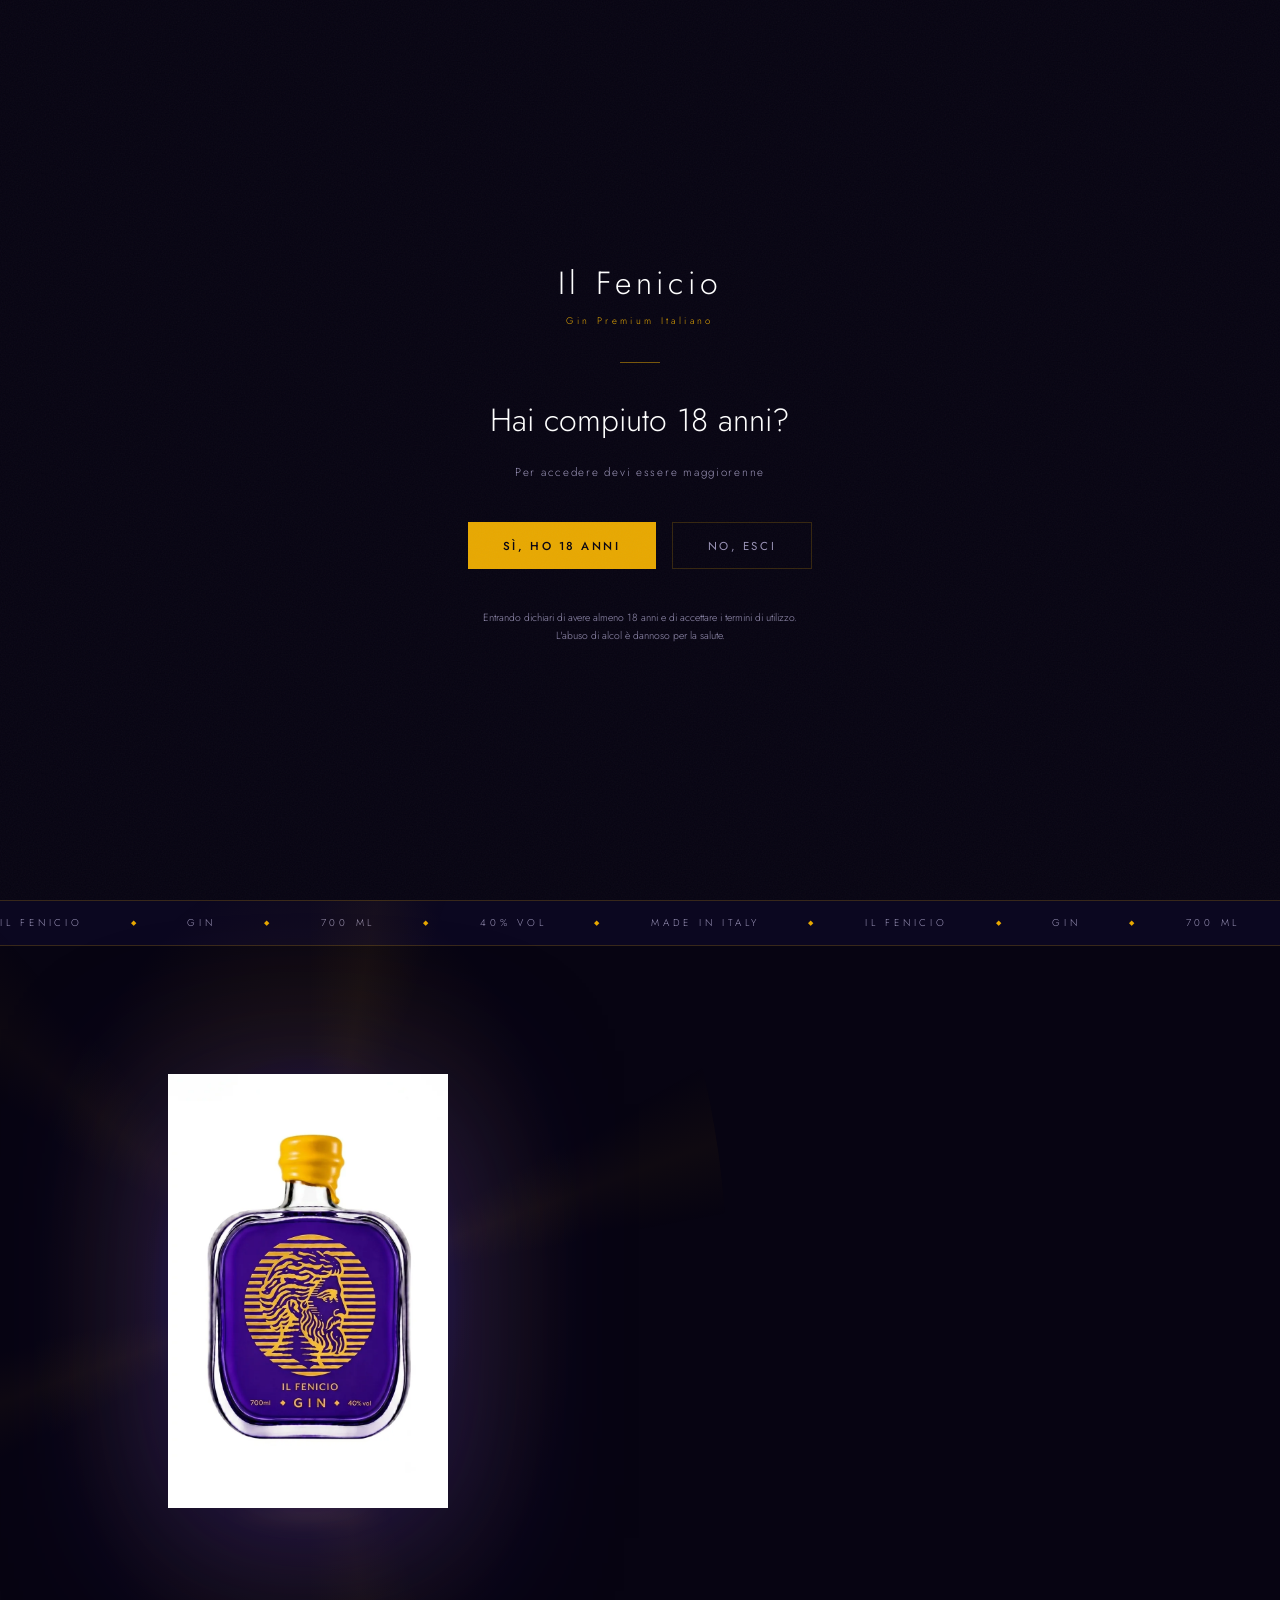
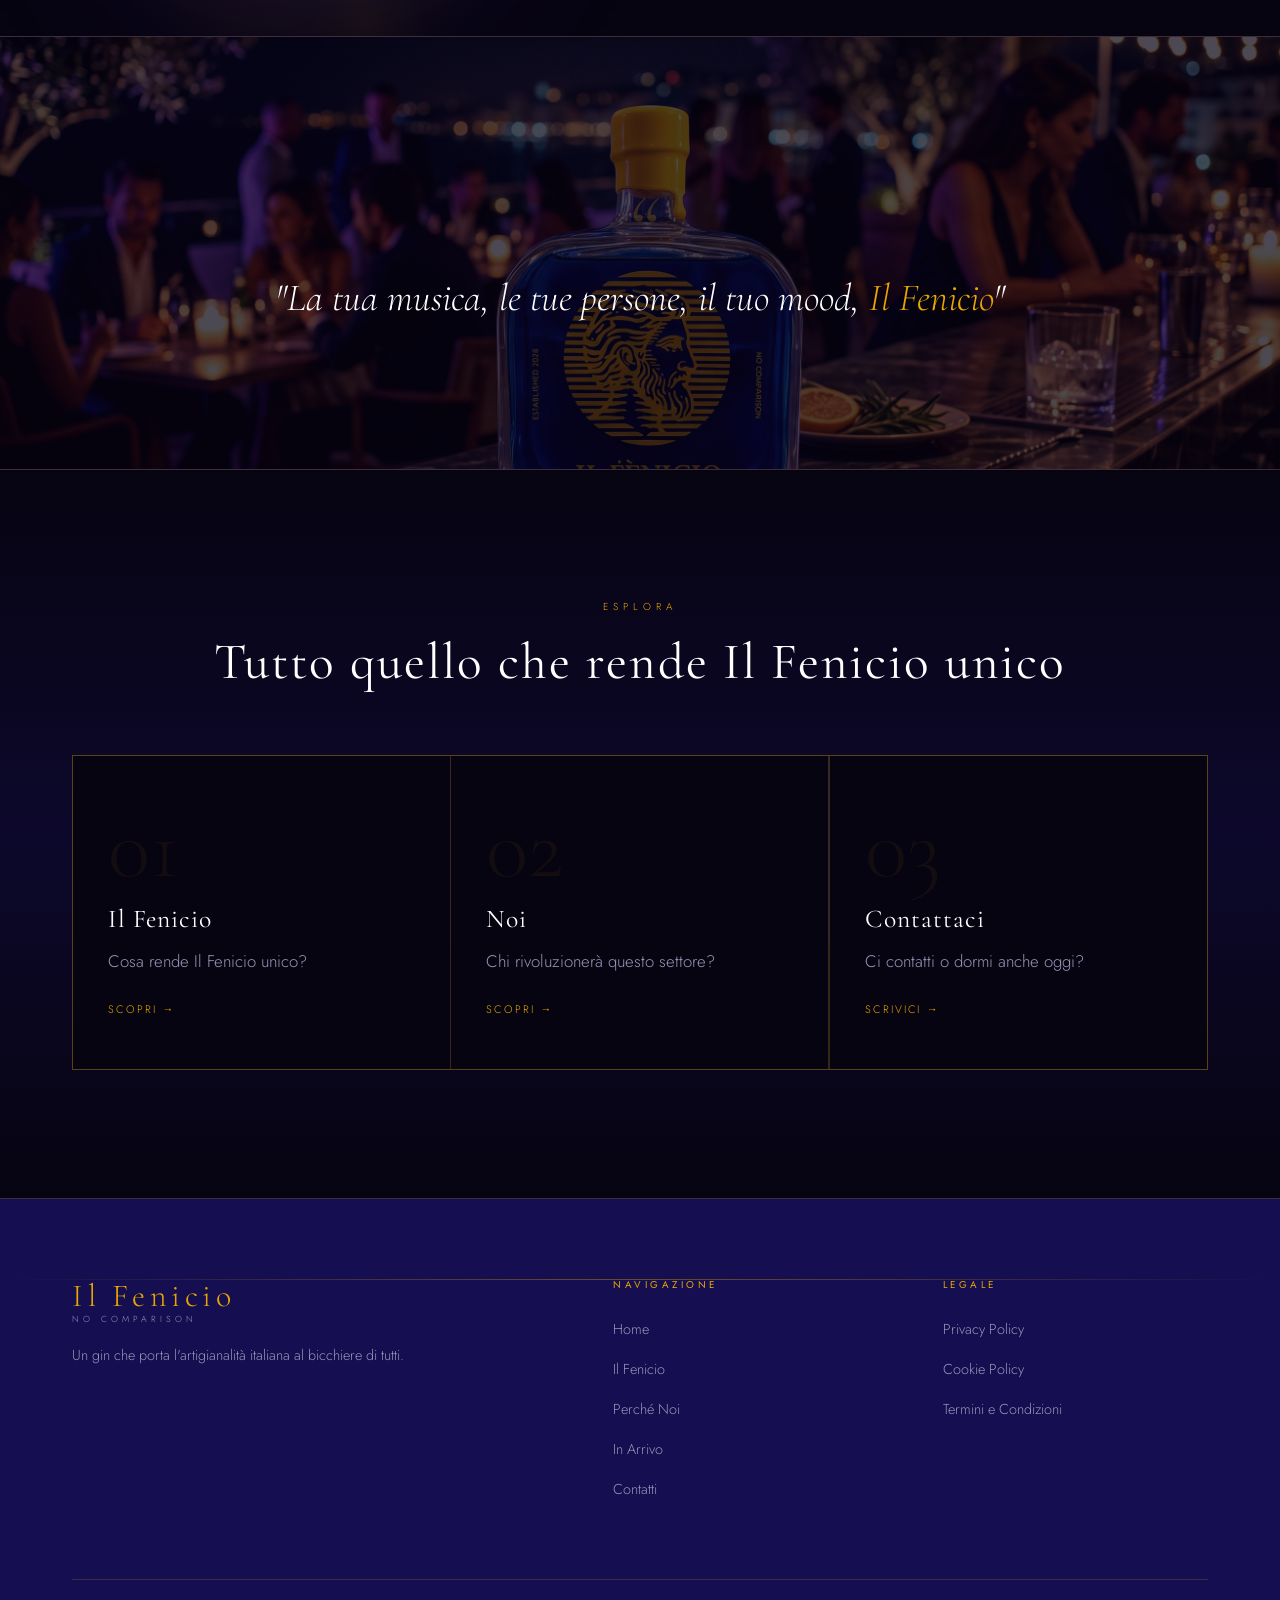
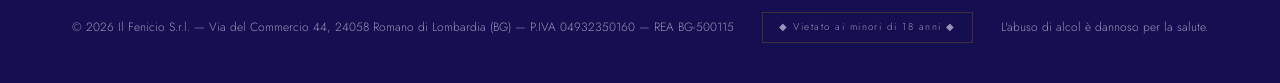
<file: index.html>
﻿<!DOCTYPE html>
<html lang="it">
<head>
  <!-- Google tag (gtag.js) -->
  <script async src="https://www.googletagmanager.com/gtag/js?id=G-PS4LVTMPPV"></script>
  <script>
    window.dataLayer = window.dataLayer || [];
    function gtag(){dataLayer.push(arguments);}
    gtag('js', new Date());
    gtag('config', 'G-PS4LVTMPPV');
  </script>
  <meta charset="UTF-8">
  <meta name="viewport" content="width=device-width, initial-scale=1.0">
  <title>Il Fenicio — Gin Premium Italiano</title>
  <meta name="description" content="Il Fenicio è un gin premium italiano, distillato con botaniche selezionate dal cuore del Mediterraneo.">
  <meta property="og:title" content="Il Fenicio — Gin Premium Italiano">
  <meta property="og:description" content="Botaniche selezionate, distillazione artigianale, 700ml · 40% vol. Made in Italy.">
  <meta property="og:type" content="website">
  <meta property="og:image" content="https://ilfeniciogin.it/img/og-image.jpg">
  <meta property="og:url" content="https://ilfeniciogin.it/">
  <meta name="theme-color" content="#070412">
  <link rel="canonical" href="https://ilfeniciogin.it/">
  <link rel="icon" href="data:image/svg+xml,<svg xmlns='http://www.w3.org/2000/svg' viewBox='0 0 100 100'><text y='.9em' font-size='90'>🍸</text></svg>">
  <link rel="stylesheet" href="css/fonts.css">
  <link rel="stylesheet" href="css/style.css">
</head>
<body class="page-home">

  <nav class="nav">
    <a href="index.html" class="nav-logo">Il Fenicio <span>Established 2026</span></a>
    <button class="nav-toggle" aria-label="Apri menu">
      <span></span><span></span><span></span>
    </button>
    <ul class="nav-links">
      <li><a href="index.html">Home</a></li>
      <li><a href="il-gin.html">Il Fenicio</a></li>
      <li><a href="perche-noi.html">Perché Noi</a></li>
      <li><a href="shop.html" class="nav-shop">In Arrivo</a></li>
      <li><a href="contatti.html">Contatti</a></li>
    </ul>
  </nav>

  <!-- HERO — immagine1 full bleed, stile ref3 -->
  <section class="hero hero-photo">
    <canvas id="particles"></canvas>
    <div class="hero-photo-bg">
      <img src="img/hero.jpg" alt="Il Fenicio Gin" class="hero-photo-img hero-parallax">
      <div class="hero-photo-overlay"></div>
    </div>

    <div class="hero-content">
      <p class="hero-eyebrow" id="eyebrow" style="display:none"></p>
      <h1 class="hero-title">
        <span class="word-reveal" id="word-il">IL</span>
        <em class="word-reveal" id="word-fenicio">FENICIO</em>
      </h1>
      <p class="hero-sub" id="hero-sub">700 ml &nbsp; Gin &nbsp; 40% Vol</p>
      <div class="hero-cta" id="hero-cta">
        <a href="il-gin.html" class="btn btn-gold">Scopri il Gin</a>
        <a href="contatti.html" class="btn btn-outline">Contattaci</a>
      </div>
    </div>

    <div class="scroll-line">Scorri</div>
  </section>

  <!-- TICKER -->
  <div class="ticker" aria-hidden="true">
    <div class="ticker-inner">
      <div class="ticker-track">
        <span>Il Fenicio</span><span class="t-gold">◆</span>
        <span>Gin</span><span class="t-gold">◆</span>
        <span>700 ml</span><span class="t-gold">◆</span>
        <span>40% Vol</span><span class="t-gold">◆</span>
        <span>Made in Italy</span><span class="t-gold">◆</span>
      </div>
    </div>
  </div>

  <!-- INTRO — bottiglia animata + testo -->
  <section>
    <div class="container">
      <div class="intro-grid">
        <div class="intro-image">
          <div class="bottle-wrap visible">
            <div class="bottle-glow"></div>
            <div class="bottle-ring ring-1"></div>
            <div class="bottle-ring ring-2"></div>
            <div class="bottle-ring ring-3"></div>
            <img src="img/bottiglia.webp" alt="Il Fenicio Gin" class="hero-bottle" loading="lazy">
            <div class="bottle-reflection"></div>
            <div class="bottle-rays"></div>
          </div>
        </div>
        <div class="intro-text">
          <span class="section-label reveal">Il Fenicio</span>
          <h2 class="reveal delay-1" style="color:var(--white)">Youngest gin with <em style="color:var(--gold)">no comparison</em></h2>
          <p class="reveal delay-2" style="margin-top:1.5rem">
            Il Fenicio nasce per diventare il nuovo protagonista nel mondo del gin. Innovazione, unicità, artigianalità e rappresentazione sono le frecce al suo arco.
          </p>
          <p class="reveal delay-3" style="margin-top:1rem">
            Ogni bottiglia crea un'esperienza unica per chi ama distinguersi e guarda al futuro.
          </p>
          <a href="il-gin.html" class="btn btn-outline reveal delay-3" style="margin-top:2.5rem">Scopri Il Fenicio &nbsp;→</a>
        </div>
      </div>
    </div>
  </section>

  <!-- QUOTE — immagine3 come sfondo -->
  <div class="quote-section quote-photo">
    <div class="quote-photo-bg">
      <img src="img/immagine-3.jpg" alt="" aria-hidden="true">
      <div class="quote-photo-overlay"></div>
    </div>
    <div class="container" style="position:relative;z-index:2">
      <div class="ornament reveal">◆ &nbsp; Il Fenicio &nbsp; ◆</div>
      <blockquote class="reveal delay-1">
        "La tua musica, le tue persone, il tuo mood, <em style="color:var(--gold)">Il Fenicio</em>"
      </blockquote>
      <cite class="reveal delay-2"></cite>
    </div>
  </div>

  <!-- FEATURES -->
  <section class="features">
    <div class="container">
      <div class="features-header">
        <span class="section-label reveal">Esplora</span>
        <h2 class="reveal delay-1" style="color:var(--white)">Tutto quello che rende Il Fenicio unico</h2>
      </div>
      <div class="features-grid">
        <div class="feature-card reveal">
          <div class="feature-num">01</div>
          <h3 style="color:var(--white)">Il Fenicio</h3>
          <p>Cosa rende Il Fenicio unico?</p>
          <a href="il-gin.html" class="feature-link">Scopri →</a>
        </div>
        <div class="feature-card reveal delay-1">
          <div class="feature-num">02</div>
          <h3 style="color:var(--white)">Noi</h3>
          <p>Chi rivoluzionerà questo settore?</p>
          <a href="perche-noi.html" class="feature-link">Scopri →</a>
        </div>
        <div class="feature-card reveal delay-2">
          <div class="feature-num">03</div>
          <h3 style="color:var(--white)">Contattaci</h3>
          <p>Ci contatti o dormi anche oggi?</p>
          <a href="contatti.html" class="feature-link">Scrivici →</a>
        </div>
      </div>
    </div>
  </section>

  <!-- FOOTER -->
  <footer>
    <div class="container">
      <div class="footer-grid">
        <div class="footer-brand">
          <div class="footer-brand-logo">Il Fenicio <span>No Comparison</span></div>
          <p>Un gin che porta l'artigianalità italiana al bicchiere di tutti.</p>
        </div>
        <div class="footer-col">
          <h4>Navigazione</h4>
          <ul>
            <li><a href="index.html">Home</a></li>
            <li><a href="il-gin.html">Il Fenicio</a></li>
            <li><a href="perche-noi.html">Perché Noi</a></li>
            <li><a href="shop.html">In Arrivo</a></li>
            <li><a href="contatti.html">Contatti</a></li>
          </ul>
        </div>
        <div class="footer-col">
          <h4>Legale</h4>
          <ul>
            <li><a href="privacy.html">Privacy Policy</a></li>
            <li><a href="cookie-policy.html">Cookie Policy</a></li>
            <li><a href="termini.html">Termini e Condizioni</a></li>
          </ul>
        </div>
      </div>
      <div class="footer-bottom">
        <p>© 2026 Il Fenicio S.r.l. — Via del Commercio 44, 24058 Romano di Lombardia (BG) — P.IVA 04932350160 — REA BG-500115</p>
        <span class="age-badge">◆ Vietato ai minori di 18 anni ◆</span>
        <p>L'abuso di alcol è dannoso per la salute.</p>
      </div>
    </div>
  </footer>

  <!-- AGE GATE -->
  <div id="age-gate">
    <div class="age-gate-logo">Il Fenicio <span>Gin Premium Italiano</span></div>
    <div class="age-gate-divider"></div>
    <p class="age-gate-title">Hai compiuto 18 anni?</p>
    <p class="age-gate-sub">Per accedere devi essere maggiorenne</p>
    <div class="age-gate-btns">
      <button id="age-gate-yes" class="btn btn-gold">Sì, ho 18 anni</button>
      <button id="age-gate-no"  class="btn">No, esci</button>
    </div>
    <p class="age-gate-legal">Entrando dichiari di avere almeno 18 anni e di accettare i termini di utilizzo. L'abuso di alcol è dannoso per la salute.</p>
  </div>

  <script src="js/main.js"></script>

  <!-- COOKIE BANNER -->
  <div id="cookie-banner" style="display:none">
    <p>Utilizziamo cookie tecnici necessari al funzionamento del sito. Per maggiori informazioni consulta la nostra <a href="cookie-policy.html">Cookie Policy</a>.</p>
    <div class="cookie-btns">
      <button id="cookie-accept">Accetta</button>
      <button id="cookie-reject">Rifiuta</button>
    </div>
  </div>
  <script>
    (function(){
      if(!localStorage.getItem('fenicio_cookie')){
        document.getElementById('cookie-banner').style.display='flex';
      }
      document.getElementById('cookie-accept').onclick=function(){
        localStorage.setItem('fenicio_cookie','accepted');
        document.getElementById('cookie-banner').style.display='none';
      };
      document.getElementById('cookie-reject').onclick=function(){
        localStorage.setItem('fenicio_cookie','rejected');
        document.getElementById('cookie-banner').style.display='none';
      };
    })();
  </script>
  <script>
    (function(){
      var img = document.querySelector('.hero-parallax');
      var overlay = document.querySelector('.hero-photo-overlay');
      if (!img) return;
      var ticking = false;
      var heroH = window.innerHeight;
      window.addEventListener('scroll', function(){
        if (!ticking) {
          requestAnimationFrame(function(){
            var scrollY = window.scrollY;
            if (scrollY > heroH) { ticking = false; return; }
            var progress = scrollY / heroH;
            var translateY = scrollY * 0.55;
            var scale = 1.15 - (progress * 0.12);
            img.style.transform = 'translateY(' + translateY + 'px) scale(' + scale + ')';
            if (overlay) {
              var opacity = 0.3 + progress * 0.5;
              overlay.style.opacity = Math.min(opacity, 0.85);
            }
            ticking = false;
          });
          ticking = true;
        }
      }, {passive: true});
    })();
  </script>
</body>
</html>
</file>
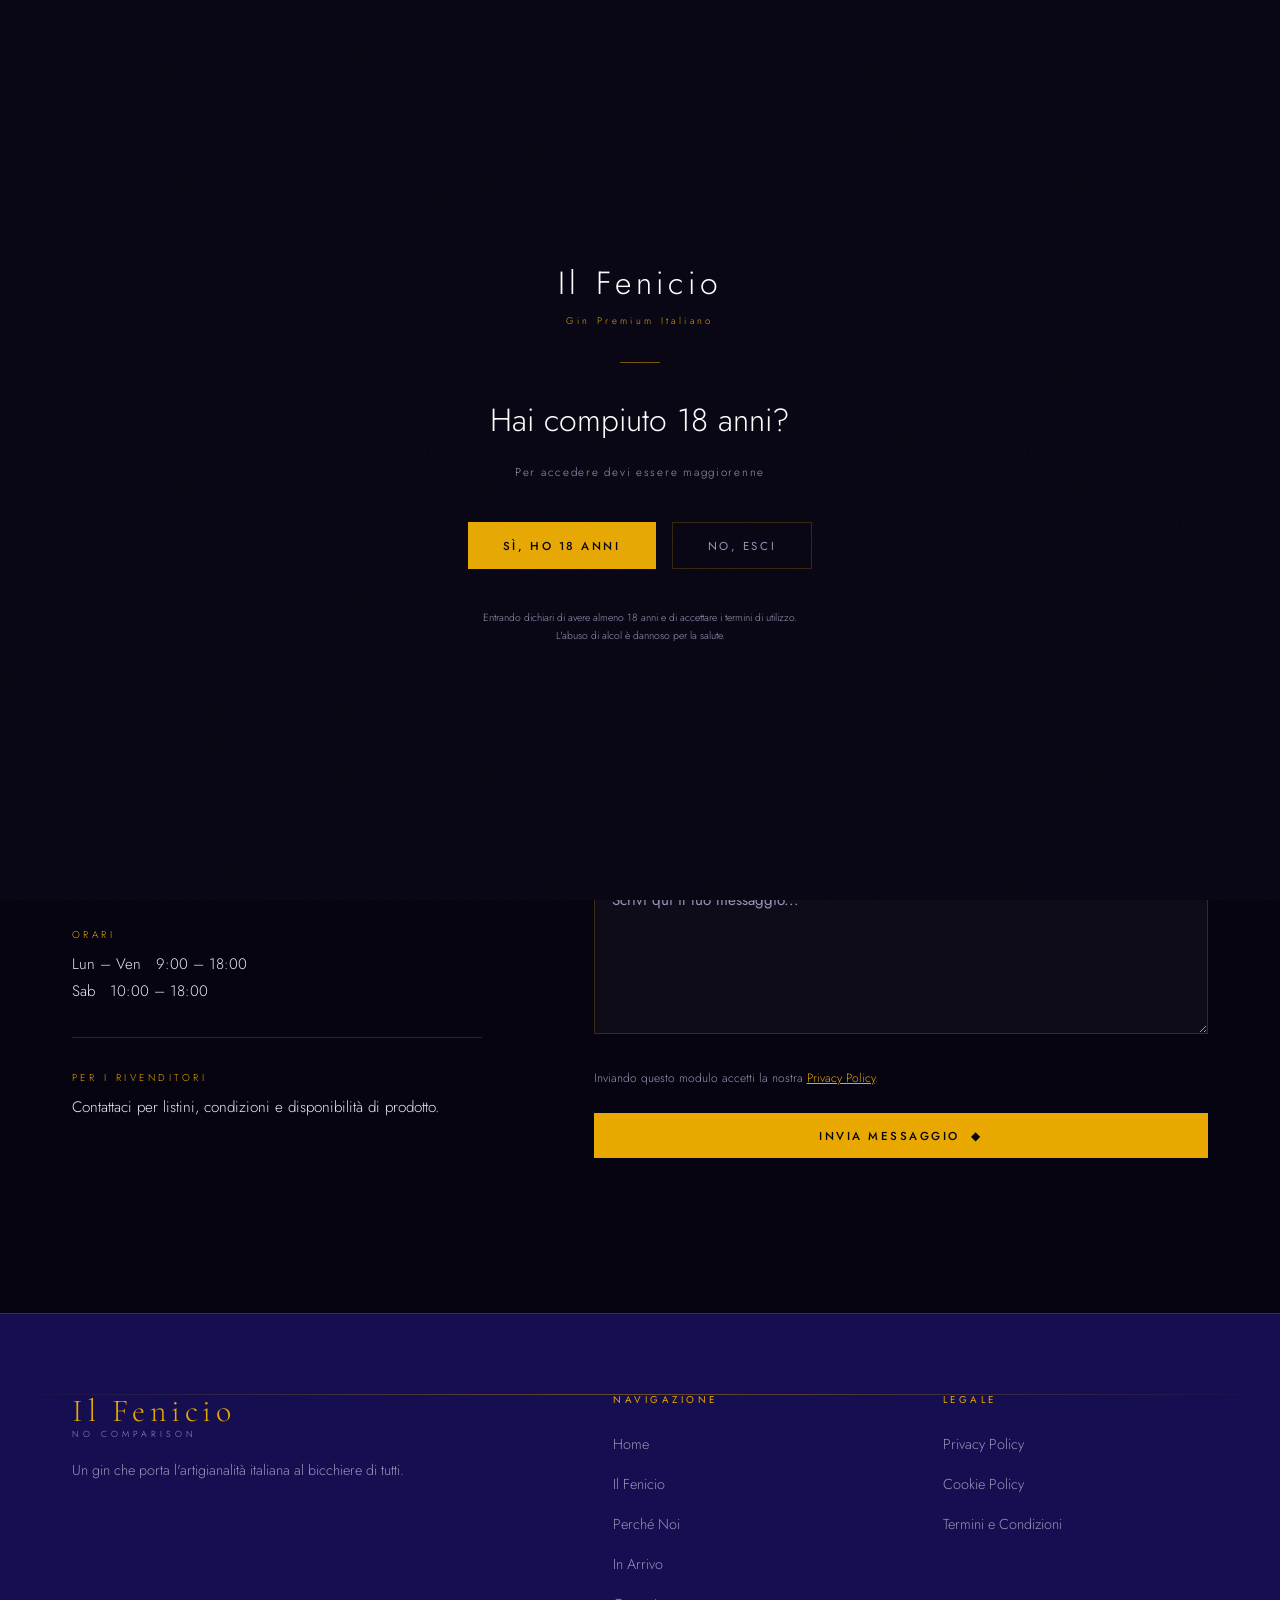
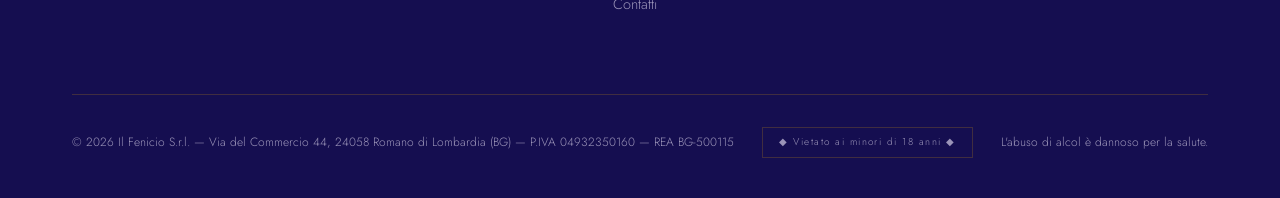
<file: contatti.html>
﻿<!DOCTYPE html>
<html lang="it">
<head>
  <!-- Google Analytics (GA4) caricato dinamicamente da js/main.js solo previo consenso cookie (GDPR) -->
  <meta charset="UTF-8">
  <meta name="viewport" content="width=device-width, initial-scale=1.0">
  <title>Contatti — Il Fenicio</title>
  <meta name="description" content="Contatta Il Fenicio Gin. Siamo disponibili per rivenditori, bartender e appassionati.">
  <meta property="og:title" content="Contatti — Il Fenicio">
  <meta property="og:description" content="Scrivici per informazioni su Il Fenicio Gin. Disponibili per rivenditori, bartender e appassionati.">
  <meta property="og:type" content="website">
  <meta property="og:image" content="https://ilfeniciogin.it/img/og-image.jpg">
  <meta property="og:url" content="https://ilfeniciogin.it/contatti.html">
  <meta name="theme-color" content="#070412">
  <link rel="canonical" href="https://ilfeniciogin.it/contatti.html">
  <link rel="icon" href="data:image/svg+xml,<svg xmlns='http://www.w3.org/2000/svg' viewBox='0 0 100 100'><text y='.9em' font-size='90'>🍸</text></svg>">
  <link rel="stylesheet" href="css/fonts.css">
  <link rel="stylesheet" href="css/style.css">
</head>
<body>

  <nav class="nav">
    <a href="index.html" class="nav-logo">Il Fenicio <span>Established 2026</span></a>
    <button class="nav-toggle" aria-label="Apri menu"><span></span><span></span><span></span></button>
    <ul class="nav-links">
      <li><a href="index.html">Home</a></li>
      <li><a href="il-gin.html">Il Fenicio</a></li>
      <li><a href="perche-noi.html">Perché Noi</a></li>
      <li><a href="shop.html" class="nav-shop">In Arrivo</a></li>
      <li><a href="contatti.html">Contatti</a></li>
    </ul>
  </nav>

  <div class="page-hero">
    <div class="page-hero-bg"></div>
    <div class="container page-hero-content">
      <span class="section-label">Scrivici</span>
      <h1>Con<em style="color:var(--gold);font-style:italic">tatti</em></h1>
    </div>
  </div>

  <section>
    <div class="container">
      <div class="contact-grid">

        <!-- INFO -->
        <div class="contact-info reveal">
          <h2 style="color:var(--white); font-size:clamp(2rem,5vw,3.5rem); line-height:1.1; margin-bottom:2.5rem">Don't Waste<br><em style="color:var(--gold)">Your Time.</em></h2>

          <div class="contact-detail">
            <div class="contact-detail-label">Email</div>
            <p>ilfeniciogin@gmail.com</p>
          </div>
          <div class="contact-detail">
            <div class="contact-detail-label">Sede</div>
            <p>Bergamo</p>
          </div>
          <div class="contact-detail">
            <div class="contact-detail-label">Orari</div>
            <p>Lun – Ven &nbsp; 9:00 – 18:00<br>Sab &nbsp; 10:00 – 18:00</p>
          </div>
          <div class="contact-detail">
            <div class="contact-detail-label">Per i Rivenditori</div>
            <p>Contattaci per listini, condizioni e disponibilità di prodotto.</p>
          </div>
        </div>

        <!-- FORM -->
        <div class="reveal delay-1">
          <form class="contact-form" action="https://api.web3forms.com/submit" method="POST">
            <input type="hidden" name="access_key" value="f5e52835-49c0-42bb-b066-ba8b397bc527">
            <input type="hidden" name="subject" value="Nuovo messaggio — Il Fenicio Gin">
            <input type="hidden" name="redirect" value="https://ilfeniciogin.it/contatti.html">
            <input type="checkbox" name="botcheck" style="display:none">
            <div class="contact-form-name-row" style="display:grid;grid-template-columns:1fr 1fr;gap:1rem">
              <div class="form-group">
                <label for="nome">Nome</label>
                <input type="text" id="nome" name="nome" placeholder="Il tuo nome" required>
              </div>
              <div class="form-group">
                <label for="cognome">Cognome</label>
                <input type="text" id="cognome" name="cognome" placeholder="Il tuo cognome">
              </div>
            </div>
            <div class="form-group">
              <label for="email">Email</label>
              <input type="email" id="email" name="email" placeholder="la.tua@email.it" required>
            </div>
            <div class="form-group">
              <label for="tipo">Sei un</label>
              <select id="tipo" name="tipo">
                <option value="">Seleziona...</option>
                <option value="appassionato">Appassionato</option>
                <option value="bartender">Bartender</option>
                <option value="rivenditore">Rivenditore</option>
                <option value="ristoratore">Ristoratore</option>
                <option value="altro">Altro</option>
              </select>
            </div>
            <div class="form-group">
              <label for="messaggio">Messaggio</label>
              <textarea id="messaggio" name="messaggio" placeholder="Scrivi qui il tuo messaggio..." required></textarea>
            </div>
            <p style="font-size:0.75rem;margin-bottom:1.5rem;max-width:none">
              Inviando questo modulo accetti la nostra <a href="privacy.html" style="color:var(--gold);text-decoration:underline">Privacy Policy</a>.
            </p>
            <button type="submit" class="btn btn-gold" style="width:100%;justify-content:center">
              Invia Messaggio &nbsp;◆
            </button>
          </form>
        </div>

      </div>
    </div>
  </section>

  <footer>
    <div class="container">
      <div class="footer-grid">
        <div class="footer-brand">
          <div class="footer-brand-logo">Il Fenicio <span>No Comparison</span></div>
          <p>Un gin che porta l'artigianalità italiana al bicchiere di tutti.</p>
        </div>
        <div class="footer-col">
          <h4>Navigazione</h4>
          <ul>
            <li><a href="index.html">Home</a></li>
            <li><a href="il-gin.html">Il Fenicio</a></li>
            <li><a href="perche-noi.html">Perché Noi</a></li>
            <li><a href="shop.html">In Arrivo</a></li>
            <li><a href="contatti.html">Contatti</a></li>
          </ul>
        </div>
        <div class="footer-col">
          <h4>Legale</h4>
          <ul>
            <li><a href="privacy.html">Privacy Policy</a></li>
            <li><a href="cookie-policy.html">Cookie Policy</a></li>
            <li><a href="termini.html">Termini e Condizioni</a></li>
          </ul>
        </div>
      </div>
      <div class="footer-bottom">
        <p>© 2026 Il Fenicio S.r.l. — Via del Commercio 44, 24058 Romano di Lombardia (BG) — P.IVA 04932350160 — REA BG-500115</p>
        <span class="age-badge">◆ Vietato ai minori di 18 anni ◆</span>
        <p>L'abuso di alcol è dannoso per la salute.</p>
      </div>
    </div>
  </footer>
  <script src="js/main.js"></script>

  <!-- COOKIE BANNER -->
  <div id="cookie-banner" style="display:none">
    <div class="cookie-banner-main">
      <p>Utilizziamo cookie tecnici necessari al funzionamento del sito e, previo tuo consenso, cookie analitici di Google Analytics per statistiche aggregate e anonime sul traffico. Puoi accettare tutti i cookie, consentire solo quelli necessari oppure gestire le tue preferenze. Per maggiori informazioni consulta la nostra <a href="cookie-policy.html">Cookie Policy</a>.</p>
      <div class="cookie-btns">
        <button id="cookie-accept">Accetta tutti</button>
        <button id="cookie-reject">Solo necessari</button>
        <button id="cookie-manage" type="button">Gestisci preferenze</button>
      </div>
    </div>
    <div id="cookie-prefs" class="cookie-prefs" style="display:none">
      <div class="cookie-pref-row">
        <div>
          <span class="cookie-pref-title">Cookie necessari</span>
          <span class="cookie-pref-desc">Essenziali al funzionamento del sito. Sempre attivi.</span>
        </div>
        <label class="cookie-switch">
          <input type="checkbox" checked disabled>
          <span class="cookie-pref-always">Sempre attivi</span>
        </label>
      </div>
      <div class="cookie-pref-row">
        <div>
          <span class="cookie-pref-title">Cookie analitici (Google Analytics)</span>
          <span class="cookie-pref-desc">Statistiche aggregate e anonime sul traffico del sito.</span>
        </div>
        <label class="cookie-switch">
          <input type="checkbox" id="cookie-analytics-toggle">
          <span>Attiva</span>
        </label>
      </div>
      <div class="cookie-btns">
        <button id="cookie-save" type="button">Salva preferenze</button>
      </div>
    </div>
  </div>
</body>
</html>
</file>
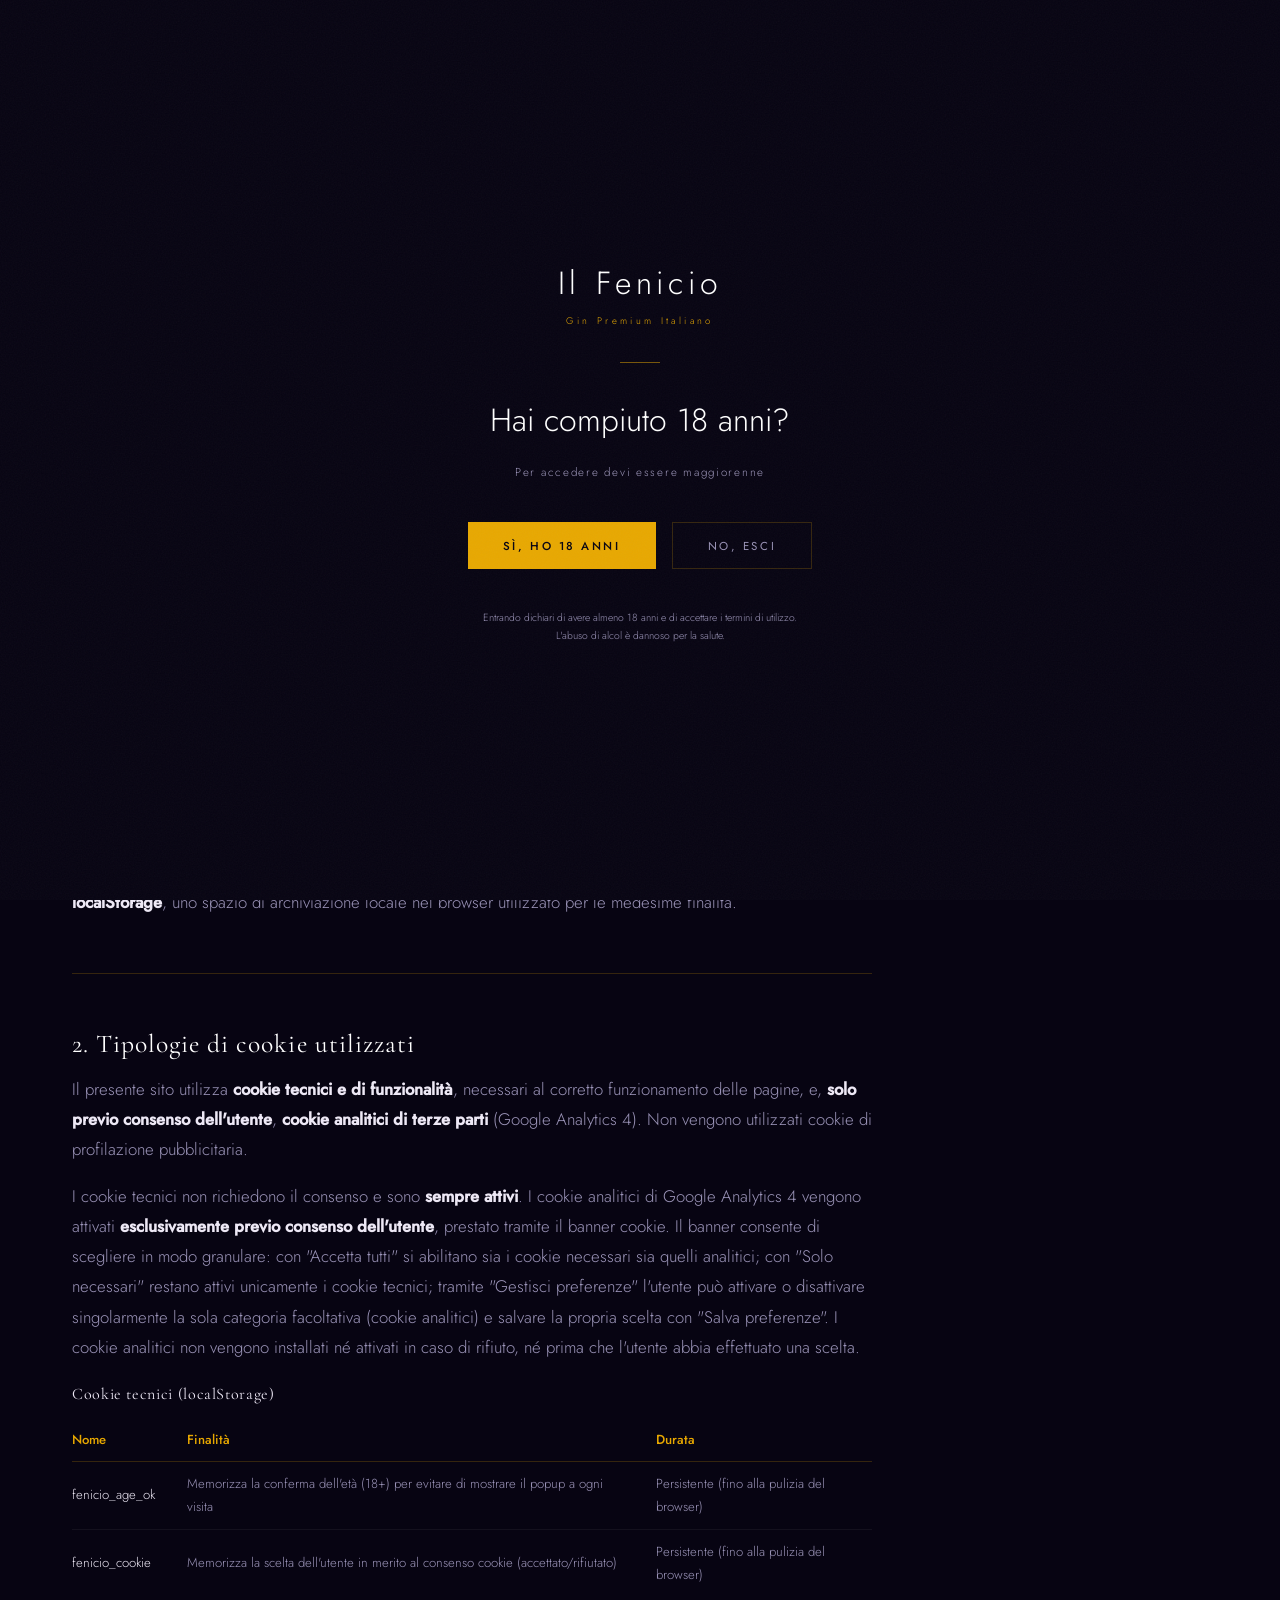
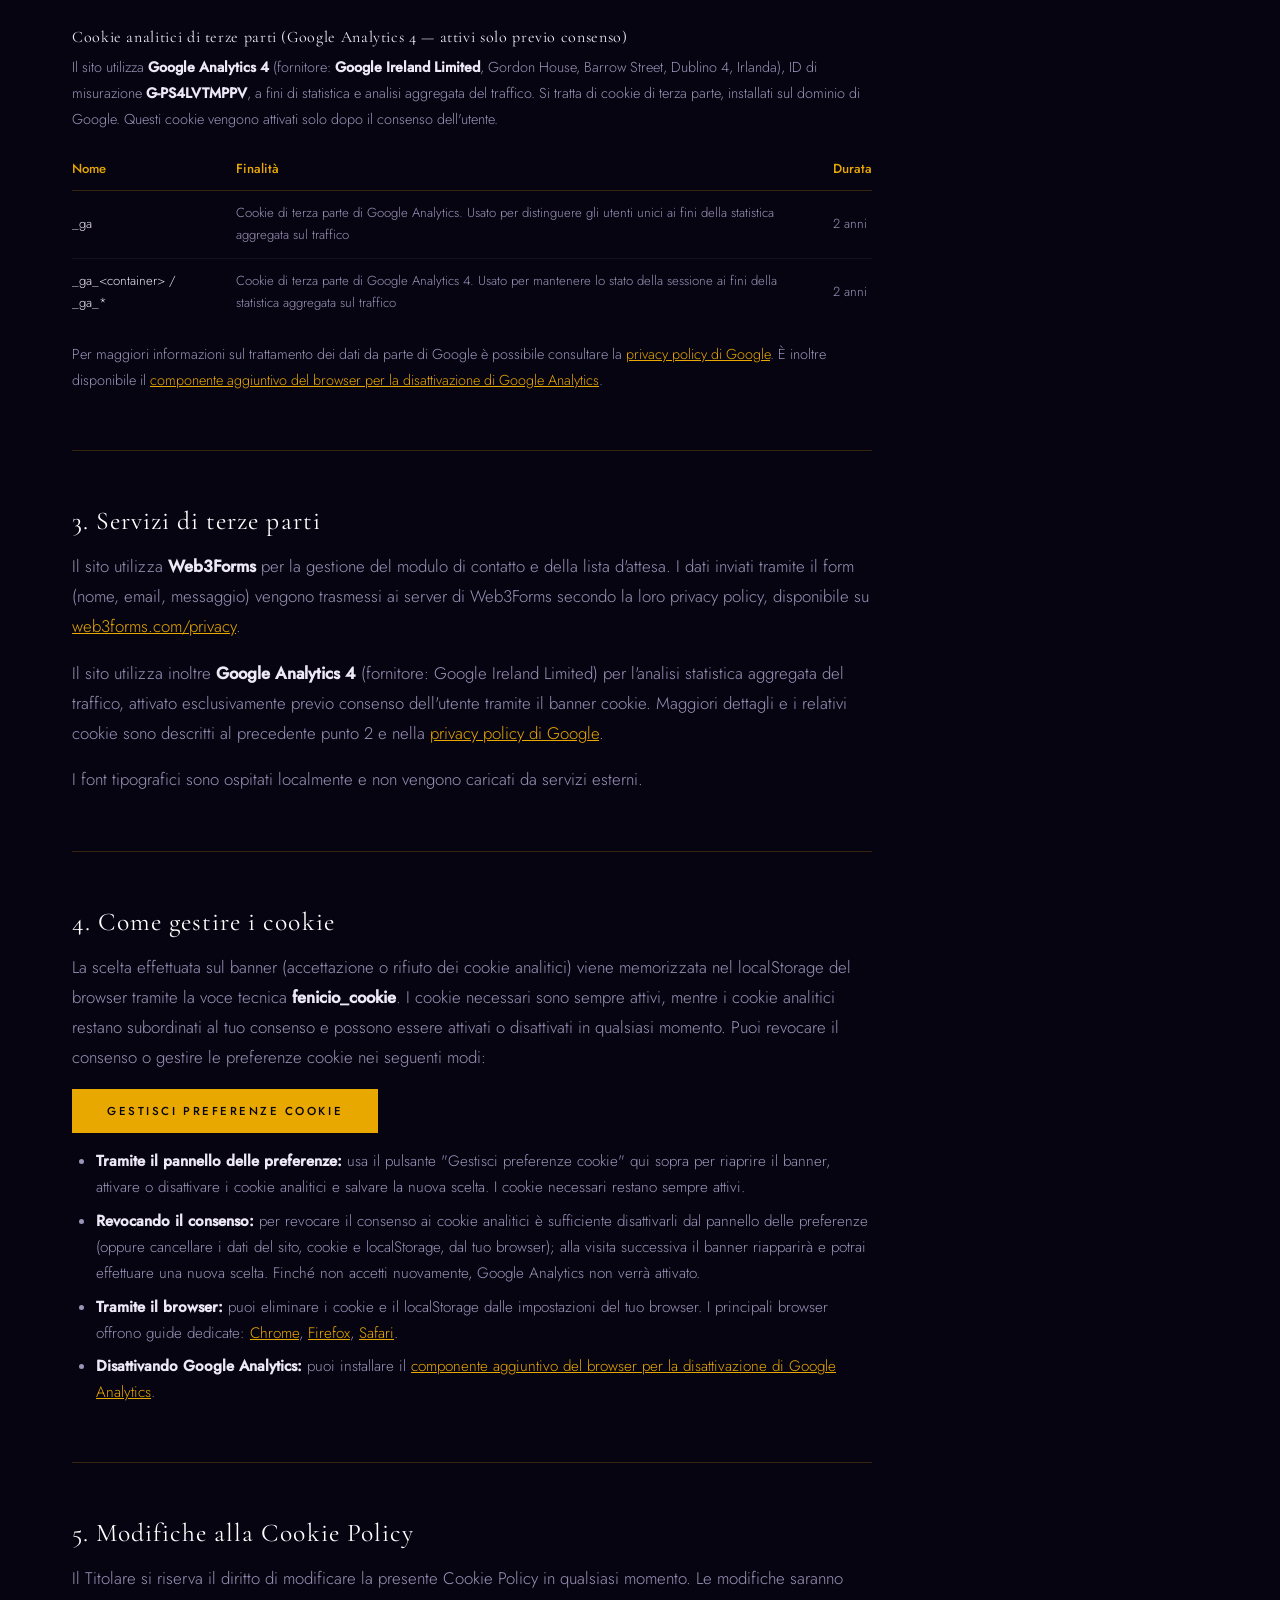
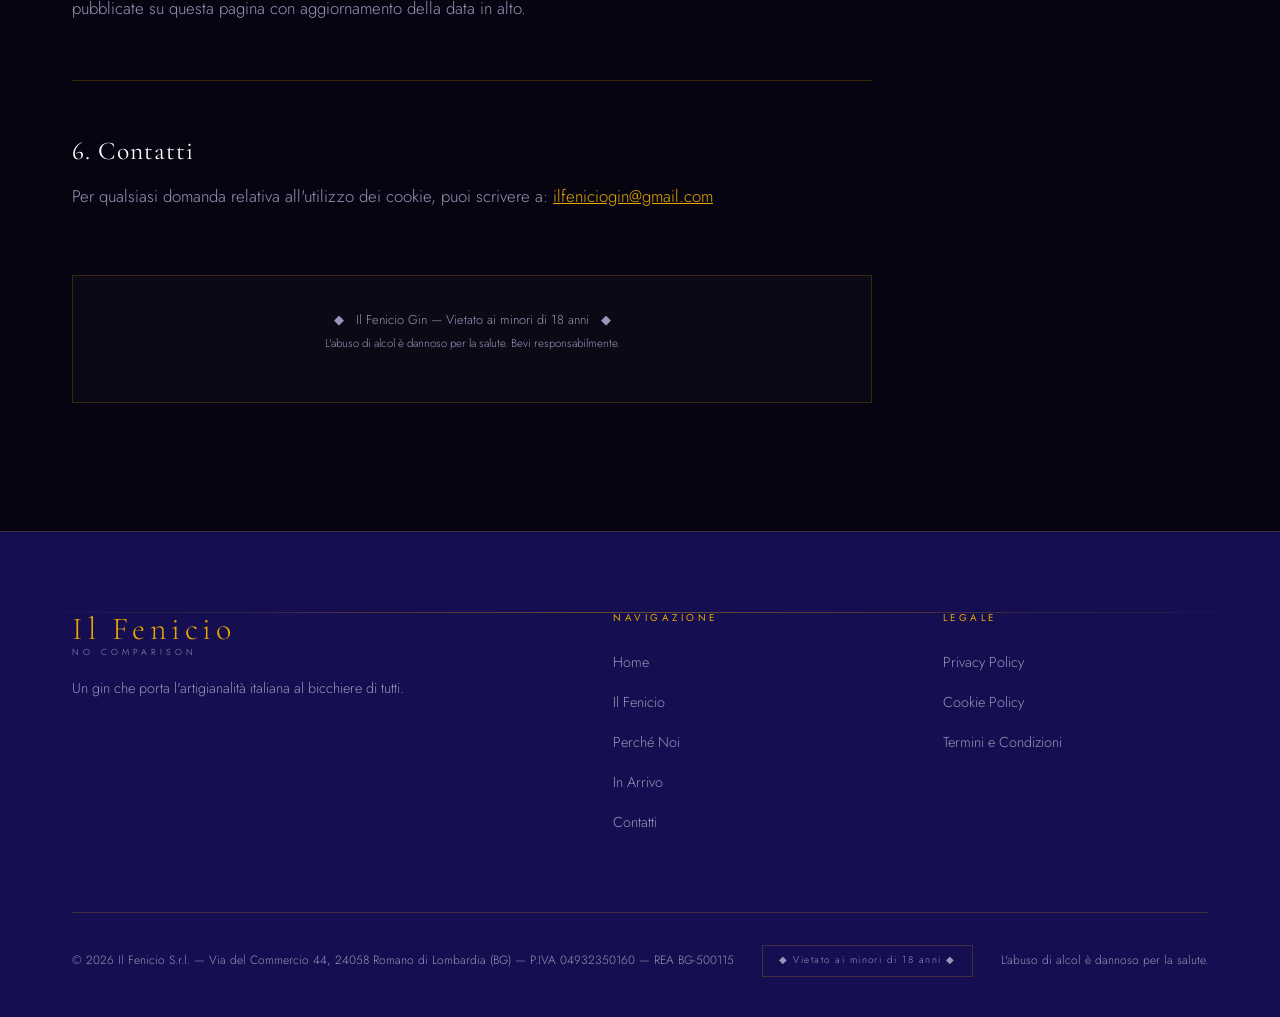
<file: cookie-policy.html>
﻿<!DOCTYPE html>
<html lang="it">
<head>
  <!-- Google Analytics (GA4) caricato dinamicamente da js/main.js solo previo consenso cookie (GDPR) -->
  <meta charset="UTF-8">
  <meta name="viewport" content="width=device-width, initial-scale=1.0">
  <title>Cookie Policy — Il Fenicio</title>
  <meta name="description" content="Cookie Policy di Il Fenicio Gin: quali cookie utilizziamo, a cosa servono e come gestire le tue preferenze.">
  <meta property="og:title" content="Cookie Policy — Il Fenicio">
  <meta property="og:description" content="Cookie Policy di Il Fenicio Gin: quali cookie utilizziamo e come gestire le tue preferenze.">
  <meta property="og:type" content="website">
  <meta property="og:image" content="https://ilfeniciogin.it/img/og-image.jpg">
  <meta property="og:url" content="https://ilfeniciogin.it/cookie-policy.html">
  <meta name="theme-color" content="#070412">
  <link rel="canonical" href="https://ilfeniciogin.it/cookie-policy.html">
  <link rel="icon" href="data:image/svg+xml,<svg xmlns='http://www.w3.org/2000/svg' viewBox='0 0 100 100'><text y='.9em' font-size='90'>🍸</text></svg>">
  <link rel="stylesheet" href="css/fonts.css">
  <link rel="stylesheet" href="css/style.css">
</head>
<body>

  <nav class="nav">
    <a href="index.html" class="nav-logo">Il Fenicio <span>Established 2026</span></a>
    <button class="nav-toggle" aria-label="Apri menu"><span></span><span></span><span></span></button>
    <ul class="nav-links">
      <li><a href="index.html">Home</a></li>
      <li><a href="il-gin.html">Il Fenicio</a></li>
      <li><a href="perche-noi.html">Perché Noi</a></li>
      <li><a href="shop.html" class="nav-shop">In Arrivo</a></li>
      <li><a href="contatti.html">Contatti</a></li>
    </ul>
  </nav>

  <div class="page-hero">
    <div class="page-hero-bg"></div>
    <div class="container page-hero-content">
      <span class="section-label">Legale</span>
      <h1 style="color:var(--white)">Cookie Policy</h1>
    </div>
  </div>

  <section>
    <div class="container">
      <div class="privacy-content reveal">

        <p>Ultimo aggiornamento: Ottobre 2026</p>
        <p style="margin-top:1rem">
          La presente Cookie Policy descrive come Il Fenicio Gin utilizza i cookie e tecnologie simili sul sito <strong style="color:var(--off-white)">ilfeniciogin.it</strong>, in conformità al Regolamento (UE) 2016/679 (GDPR) e al Provvedimento del Garante per la Protezione dei Dati Personali dell'8 maggio 2014 e successive modifiche.
        </p>

        <h2>1. Cosa sono i cookie</h2>
        <p>
          I cookie sono piccoli file di testo che i siti web salvano sul dispositivo dell'utente durante la navigazione. Permettono al sito di ricordare le preferenze e di funzionare correttamente. Tecnologie simili includono il <strong style="color:var(--off-white)">localStorage</strong>, uno spazio di archiviazione locale nel browser utilizzato per le medesime finalità.
        </p>

        <h2>2. Tipologie di cookie utilizzati</h2>
        <p>Il presente sito utilizza <strong style="color:var(--off-white)">cookie tecnici e di funzionalità</strong>, necessari al corretto funzionamento delle pagine, e, <strong style="color:var(--off-white)">solo previo consenso dell'utente</strong>, <strong style="color:var(--off-white)">cookie analitici di terze parti</strong> (Google Analytics 4). Non vengono utilizzati cookie di profilazione pubblicitaria.</p>
        <p style="margin-top:1rem">I cookie tecnici non richiedono il consenso e sono <strong style="color:var(--off-white)">sempre attivi</strong>. I cookie analitici di Google Analytics 4 vengono attivati <strong style="color:var(--off-white)">esclusivamente previo consenso dell'utente</strong>, prestato tramite il banner cookie. Il banner consente di scegliere in modo granulare: con "Accetta tutti" si abilitano sia i cookie necessari sia quelli analitici; con "Solo necessari" restano attivi unicamente i cookie tecnici; tramite "Gestisci preferenze" l'utente può attivare o disattivare singolarmente la sola categoria facoltativa (cookie analitici) e salvare la propria scelta con "Salva preferenze". I cookie analitici non vengono installati né attivati in caso di rifiuto, né prima che l'utente abbia effettuato una scelta.</p>

        <h3 style="color:var(--off-white); margin-top:1.5rem; font-size:1rem">Cookie tecnici (localStorage)</h3>
        <div style="overflow-x:auto; margin-top:1rem">
          <table style="width:100%; border-collapse:collapse; font-size:0.82rem">
            <thead>
              <tr style="border-bottom:1px solid var(--border)">
                <th style="text-align:left; padding:0.6rem 1rem 0.6rem 0; color:var(--gold); font-weight:500">Nome</th>
                <th style="text-align:left; padding:0.6rem 1rem; color:var(--gold); font-weight:500">Finalità</th>
                <th style="text-align:left; padding:0.6rem 0 0.6rem 1rem; color:var(--gold); font-weight:500">Durata</th>
              </tr>
            </thead>
            <tbody>
              <tr style="border-bottom:1px solid rgba(255,255,255,0.05)">
                <td style="padding:0.7rem 1rem 0.7rem 0; color:var(--off-white)">fenicio_age_ok</td>
                <td style="padding:0.7rem 1rem; color:var(--muted)">Memorizza la conferma dell'età (18+) per evitare di mostrare il popup a ogni visita</td>
                <td style="padding:0.7rem 0 0.7rem 1rem; color:var(--muted)">Persistente (fino alla pulizia del browser)</td>
              </tr>
              <tr>
                <td style="padding:0.7rem 1rem 0.7rem 0; color:var(--off-white)">fenicio_cookie</td>
                <td style="padding:0.7rem 1rem; color:var(--muted)">Memorizza la scelta dell'utente in merito al consenso cookie (accettato/rifiutato)</td>
                <td style="padding:0.7rem 0 0.7rem 1rem; color:var(--muted)">Persistente (fino alla pulizia del browser)</td>
              </tr>
            </tbody>
          </table>
        </div>

        <h3 style="color:var(--off-white); margin-top:2rem; font-size:1rem">Cookie analitici di terze parti (Google Analytics 4 — attivi solo previo consenso)</h3>
        <p style="margin-top:0.5rem; font-size:0.9rem">Il sito utilizza <strong style="color:var(--off-white)">Google Analytics 4</strong> (fornitore: <strong style="color:var(--off-white)">Google Ireland Limited</strong>, Gordon House, Barrow Street, Dublino 4, Irlanda), ID di misurazione <strong style="color:var(--off-white)">G-PS4LVTMPPV</strong>, a fini di statistica e analisi aggregata del traffico. Si tratta di cookie di terza parte, installati sul dominio di Google. Questi cookie vengono attivati solo dopo il consenso dell'utente.</p>
        <div style="overflow-x:auto; margin-top:1rem">
          <table style="width:100%; border-collapse:collapse; font-size:0.82rem">
            <thead>
              <tr style="border-bottom:1px solid var(--border)">
                <th style="text-align:left; padding:0.6rem 1rem 0.6rem 0; color:var(--gold); font-weight:500">Nome</th>
                <th style="text-align:left; padding:0.6rem 1rem; color:var(--gold); font-weight:500">Finalità</th>
                <th style="text-align:left; padding:0.6rem 0 0.6rem 1rem; color:var(--gold); font-weight:500">Durata</th>
              </tr>
            </thead>
            <tbody>
              <tr style="border-bottom:1px solid rgba(255,255,255,0.05)">
                <td style="padding:0.7rem 1rem 0.7rem 0; color:var(--off-white)">_ga</td>
                <td style="padding:0.7rem 1rem; color:var(--muted)">Cookie di terza parte di Google Analytics. Usato per distinguere gli utenti unici ai fini della statistica aggregata sul traffico</td>
                <td style="padding:0.7rem 0 0.7rem 1rem; color:var(--muted)">2 anni</td>
              </tr>
              <tr>
                <td style="padding:0.7rem 1rem 0.7rem 0; color:var(--off-white)">_ga_&lt;container&gt; / _ga_*</td>
                <td style="padding:0.7rem 1rem; color:var(--muted)">Cookie di terza parte di Google Analytics 4. Usato per mantenere lo stato della sessione ai fini della statistica aggregata sul traffico</td>
                <td style="padding:0.7rem 0 0.7rem 1rem; color:var(--muted)">2 anni</td>
              </tr>
            </tbody>
          </table>
        </div>
        <p style="margin-top:1rem; font-size:0.9rem">Per maggiori informazioni sul trattamento dei dati da parte di Google è possibile consultare la <a href="https://policies.google.com/privacy" target="_blank" rel="noopener">privacy policy di Google</a>. È inoltre disponibile il <a href="https://tools.google.com/dlpage/gaoptout" target="_blank" rel="noopener">componente aggiuntivo del browser per la disattivazione di Google Analytics</a>.</p>

        <h2>3. Servizi di terze parti</h2>
        <p>
          Il sito utilizza <strong style="color:var(--off-white)">Web3Forms</strong> per la gestione del modulo di contatto e della lista d'attesa. I dati inviati tramite il form (nome, email, messaggio) vengono trasmessi ai server di Web3Forms secondo la loro privacy policy, disponibile su <a href="https://web3forms.com/privacy" target="_blank" rel="noopener">web3forms.com/privacy</a>.
        </p>
        <p style="margin-top:1rem">
          Il sito utilizza inoltre <strong style="color:var(--off-white)">Google Analytics 4</strong> (fornitore: Google Ireland Limited) per l'analisi statistica aggregata del traffico, attivato esclusivamente previo consenso dell'utente tramite il banner cookie. Maggiori dettagli e i relativi cookie sono descritti al precedente punto 2 e nella <a href="https://policies.google.com/privacy" target="_blank" rel="noopener">privacy policy di Google</a>.
        </p>
        <p style="margin-top:1rem">
          I font tipografici sono ospitati localmente e non vengono caricati da servizi esterni.
        </p>

        <h2>4. Come gestire i cookie</h2>
        <p>La scelta effettuata sul banner (accettazione o rifiuto dei cookie analitici) viene memorizzata nel localStorage del browser tramite la voce tecnica <strong style="color:var(--off-white)">fenicio_cookie</strong>. I cookie necessari sono sempre attivi, mentre i cookie analitici restano subordinati al tuo consenso e possono essere attivati o disattivati in qualsiasi momento. Puoi revocare il consenso o gestire le preferenze cookie nei seguenti modi:</p>
        <p style="margin-top:1rem">
          <button type="button" id="cookie-reopen" class="btn btn-gold" style="cursor:pointer" onclick="if(window.fenicioOpenCookiePrefs){window.fenicioOpenCookiePrefs();}">Gestisci preferenze cookie</button>
        </p>
        <ul>
          <li><strong style="color:var(--off-white)">Tramite il pannello delle preferenze:</strong> usa il pulsante "Gestisci preferenze cookie" qui sopra per riaprire il banner, attivare o disattivare i cookie analitici e salvare la nuova scelta. I cookie necessari restano sempre attivi.</li>
          <li><strong style="color:var(--off-white)">Revocando il consenso:</strong> per revocare il consenso ai cookie analitici è sufficiente disattivarli dal pannello delle preferenze (oppure cancellare i dati del sito, cookie e localStorage, dal tuo browser); alla visita successiva il banner riapparirà e potrai effettuare una nuova scelta. Finché non accetti nuovamente, Google Analytics non verrà attivato.</li>
          <li><strong style="color:var(--off-white)">Tramite il browser:</strong> puoi eliminare i cookie e il localStorage dalle impostazioni del tuo browser. I principali browser offrono guide dedicate: <a href="https://support.google.com/chrome/answer/95647" target="_blank" rel="noopener">Chrome</a>, <a href="https://support.mozilla.org/it/kb/cancellare-cookie-e-dati-navigazione-firefox" target="_blank" rel="noopener">Firefox</a>, <a href="https://support.apple.com/it-it/guide/safari/sfri11471/mac" target="_blank" rel="noopener">Safari</a>.</li>
          <li><strong style="color:var(--off-white)">Disattivando Google Analytics:</strong> puoi installare il <a href="https://tools.google.com/dlpage/gaoptout" target="_blank" rel="noopener">componente aggiuntivo del browser per la disattivazione di Google Analytics</a>.</li>
        </ul>

        <h2>5. Modifiche alla Cookie Policy</h2>
        <p>
          Il Titolare si riserva il diritto di modificare la presente Cookie Policy in qualsiasi momento. Le modifiche saranno pubblicate su questa pagina con aggiornamento della data in alto.
        </p>

        <h2>6. Contatti</h2>
        <p>
          Per qualsiasi domanda relativa all'utilizzo dei cookie, puoi scrivere a: <a href="mailto:ilfeniciogin@gmail.com">ilfeniciogin@gmail.com</a>
        </p>

        <div style="margin-top:4rem; padding:2rem; border:1px solid var(--border); background:rgba(255,255,255,0.02)">
          <p style="font-size:0.8rem; color:var(--muted); max-width:none; text-align:center">
            ◆ &nbsp; Il Fenicio Gin — Vietato ai minori di 18 anni &nbsp; ◆<br>
            <span style="font-size:0.72rem">L'abuso di alcol è dannoso per la salute. Bevi responsabilmente.</span>
          </p>
        </div>

      </div>
    </div>
  </section>

  <footer>
    <div class="container">
      <div class="footer-grid">
        <div class="footer-brand">
          <div class="footer-brand-logo">Il Fenicio <span>No Comparison</span></div>
          <p>Un gin che porta l'artigianalità italiana al bicchiere di tutti.</p>
        </div>
        <div class="footer-col">
          <h4>Navigazione</h4>
          <ul>
            <li><a href="index.html">Home</a></li>
            <li><a href="il-gin.html">Il Fenicio</a></li>
            <li><a href="perche-noi.html">Perché Noi</a></li>
            <li><a href="shop.html">In Arrivo</a></li>
            <li><a href="contatti.html">Contatti</a></li>
          </ul>
        </div>
        <div class="footer-col">
          <h4>Legale</h4>
          <ul>
            <li><a href="privacy.html">Privacy Policy</a></li>
            <li><a href="cookie-policy.html">Cookie Policy</a></li>
            <li><a href="termini.html">Termini e Condizioni</a></li>
          </ul>
        </div>
      </div>
      <div class="footer-bottom">
        <p>© 2026 Il Fenicio S.r.l. — Via del Commercio 44, 24058 Romano di Lombardia (BG) — P.IVA 04932350160 — REA BG-500115</p>
        <span class="age-badge">◆ Vietato ai minori di 18 anni ◆</span>
        <p>L'abuso di alcol è dannoso per la salute.</p>
      </div>
    </div>
  </footer>

  <!-- COOKIE BANNER -->
  <div id="cookie-banner" style="display:none">
    <div class="cookie-banner-main">
      <p>Utilizziamo cookie tecnici necessari al funzionamento del sito e, previo tuo consenso, cookie analitici di Google Analytics per statistiche aggregate e anonime sul traffico. Puoi accettare tutti i cookie, consentire solo quelli necessari oppure gestire le tue preferenze. Per maggiori informazioni consulta la nostra <a href="cookie-policy.html">Cookie Policy</a>.</p>
      <div class="cookie-btns">
        <button id="cookie-accept">Accetta tutti</button>
        <button id="cookie-reject">Solo necessari</button>
        <button id="cookie-manage" type="button">Gestisci preferenze</button>
      </div>
    </div>
    <div id="cookie-prefs" class="cookie-prefs" style="display:none">
      <div class="cookie-pref-row">
        <div>
          <span class="cookie-pref-title">Cookie necessari</span>
          <span class="cookie-pref-desc">Essenziali al funzionamento del sito. Sempre attivi.</span>
        </div>
        <label class="cookie-switch">
          <input type="checkbox" checked disabled>
          <span class="cookie-pref-always">Sempre attivi</span>
        </label>
      </div>
      <div class="cookie-pref-row">
        <div>
          <span class="cookie-pref-title">Cookie analitici (Google Analytics)</span>
          <span class="cookie-pref-desc">Statistiche aggregate e anonime sul traffico del sito.</span>
        </div>
        <label class="cookie-switch">
          <input type="checkbox" id="cookie-analytics-toggle">
          <span>Attiva</span>
        </label>
      </div>
      <div class="cookie-btns">
        <button id="cookie-save" type="button">Salva preferenze</button>
      </div>
    </div>
  </div>
  <script src="js/main.js"></script>
</body>
</html>
</file>
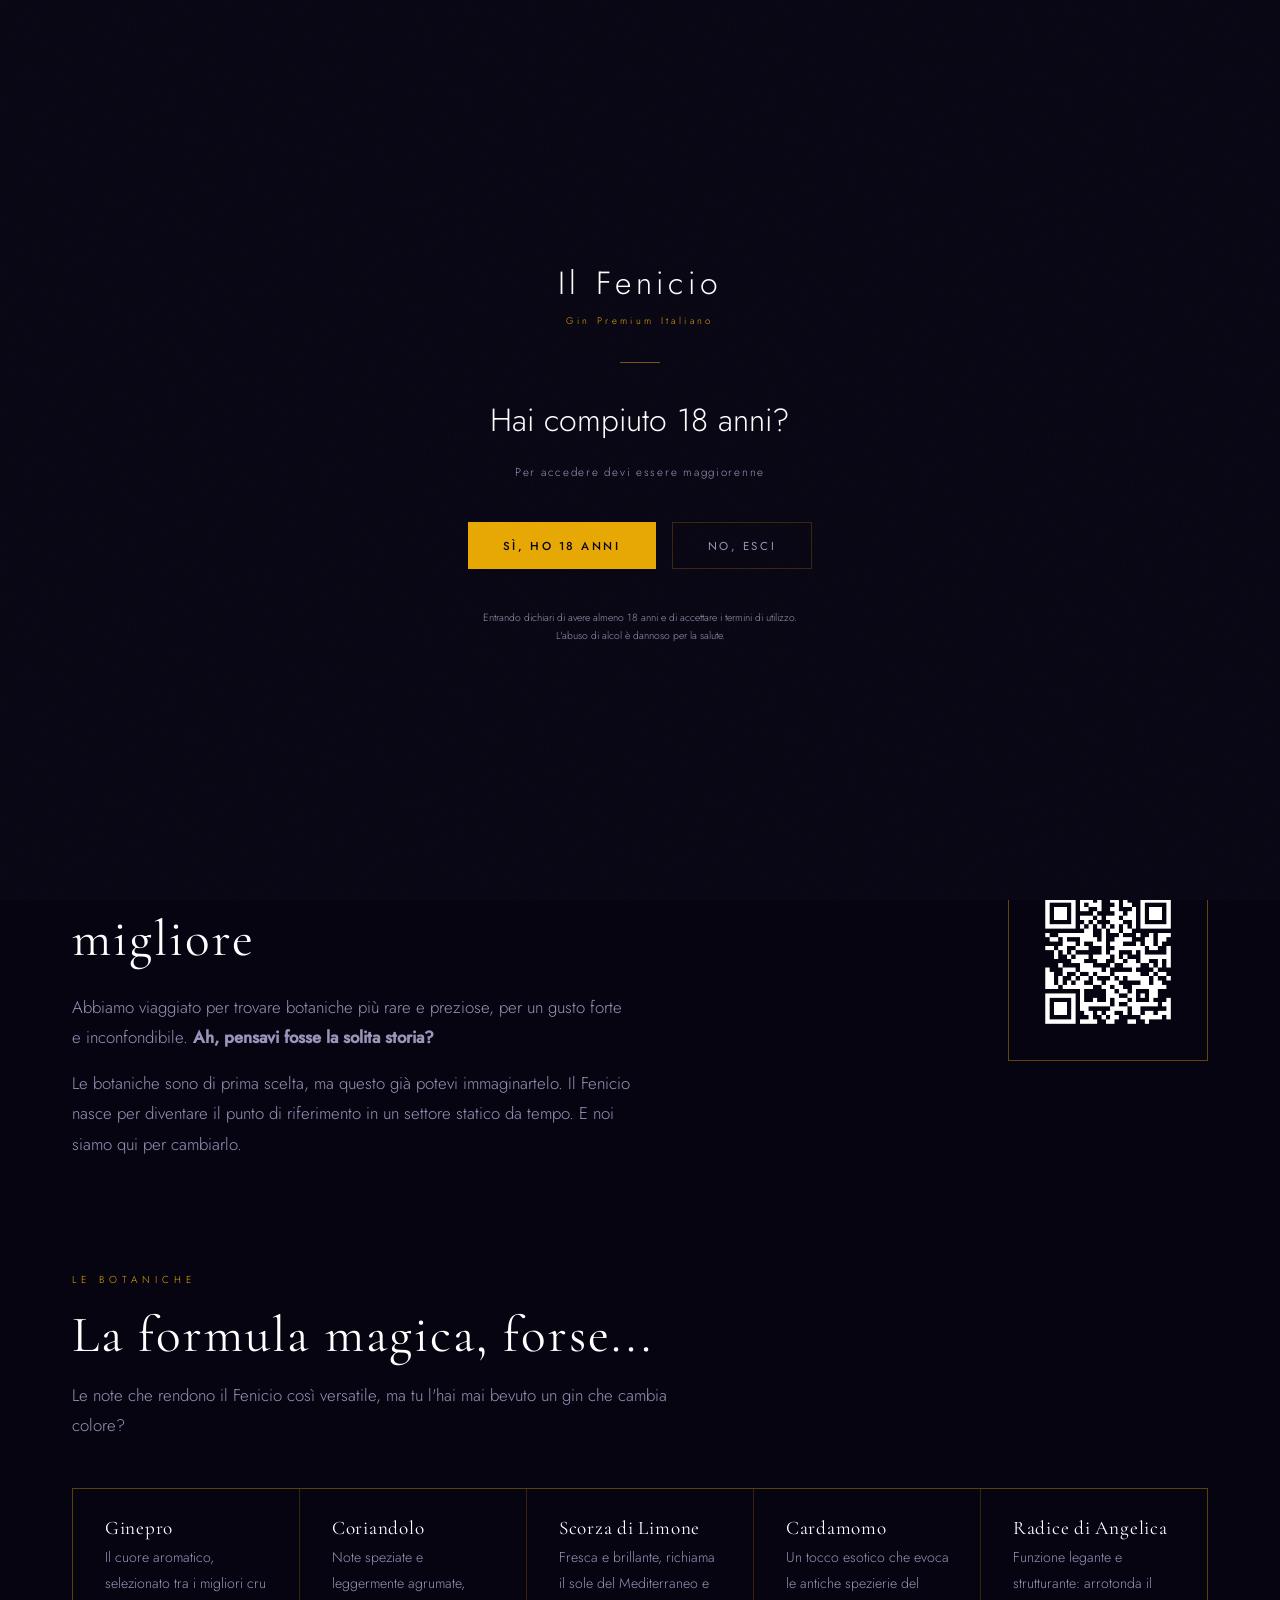
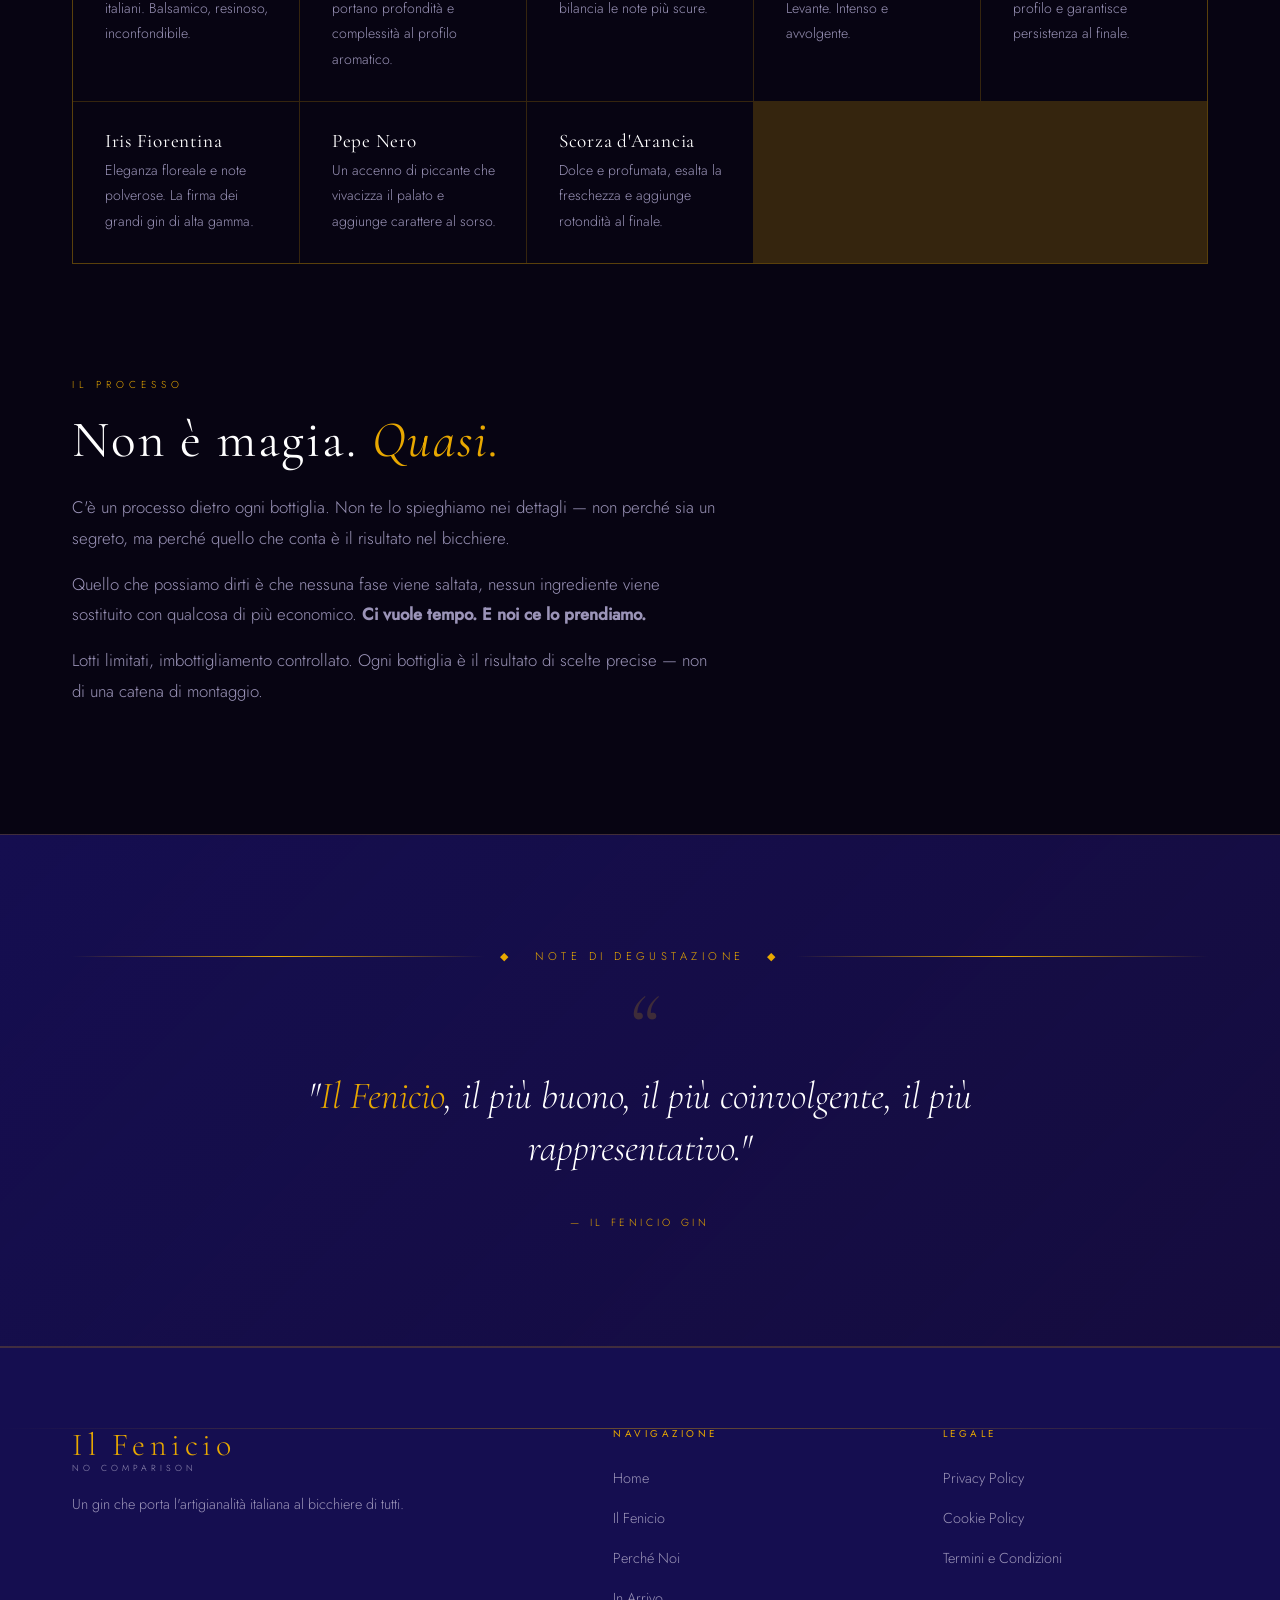
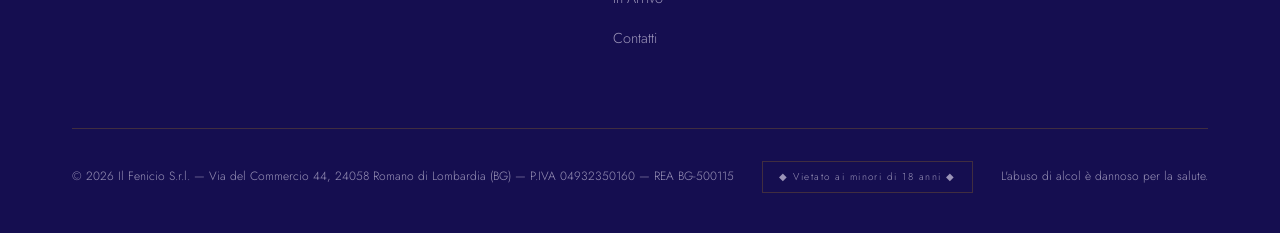
<file: il-gin.html>
﻿<!DOCTYPE html>
<html lang="it">
<head>
  <!-- Google Analytics (GA4) caricato dinamicamente da js/main.js solo previo consenso cookie (GDPR) -->
  <meta charset="UTF-8">
  <meta name="viewport" content="width=device-width, initial-scale=1.0">
  <title>Il Gin — Il Fenicio</title>
  <meta name="description" content="Scopri il gin Il Fenicio: botaniche selezionate, distillazione artigianale e un profilo aromatico unico.">
  <meta property="og:title" content="Il Gin — Il Fenicio">
  <meta property="og:description" content="Botaniche selezionate dal Mediterraneo, distillate con cura artigianale. 700ml · 40% vol.">
  <meta property="og:type" content="website">
  <meta property="og:image" content="https://ilfeniciogin.it/img/og-image.jpg">
  <meta property="og:url" content="https://ilfeniciogin.it/il-gin.html">
  <meta name="theme-color" content="#070412">
  <link rel="canonical" href="https://ilfeniciogin.it/il-gin.html">
  <link rel="icon" href="data:image/svg+xml,<svg xmlns='http://www.w3.org/2000/svg' viewBox='0 0 100 100'><text y='.9em' font-size='90'>🍸</text></svg>">
  <link rel="stylesheet" href="css/fonts.css">
  <link rel="stylesheet" href="css/style.css">
</head>
<body>

  <nav class="nav">
    <a href="index.html" class="nav-logo">Il Fenicio <span>Established 2026</span></a>
    <button class="nav-toggle" aria-label="Apri menu"><span></span><span></span><span></span></button>
    <ul class="nav-links">
      <li><a href="index.html">Home</a></li>
      <li><a href="il-gin.html">Il Fenicio</a></li>
      <li><a href="perche-noi.html">Perché Noi</a></li>
      <li><a href="shop.html" class="nav-shop">In Arrivo</a></li>
      <li><a href="contatti.html">Contatti</a></li>
    </ul>
  </nav>

  <div class="page-hero">
    <div class="page-hero-bg"></div>
    <div class="container page-hero-content">
      <span class="section-label">Il Gin</span>
      <h1>Il <em style="color:var(--gold);font-style:italic">Fenicio</em></h1>
    </div>
  </div>

  <!-- SPECS -->
  <section>
    <div class="container">
      <div class="specs-bar reveal">
        <div class="spec"><div class="spec-value">700</div><div class="spec-label">Millilitri</div></div>
        <div class="spec"><div class="spec-value">40%</div><div class="spec-label">Vol</div></div>
        <div class="spec"><div class="spec-value">100%</div><div class="spec-label">Artigianale</div></div>
        <div class="spec"><div class="spec-value">IT</div><div class="spec-label">Made in Italy</div></div>
      </div>

      <!-- STORIA -->
      <div style="margin-top:6rem; display:flex; gap:4rem; align-items:center; flex-wrap:wrap;">
        <div style="max-width:560px">
          <span class="section-label reveal">La Nostra Creazione</span>
          <h2 class="reveal delay-1" style="color:var(--white)">Le botaniche perfette per farti vivere la serata migliore</h2>
          <p class="reveal delay-2" style="margin-top:1.5rem">
            Abbiamo viaggiato per trovare botaniche più rare e preziose, per un gusto forte e inconfondibile. <strong>Ah, pensavi fosse la solita storia?</strong>
          </p>
          <p class="reveal delay-3" style="margin-top:1rem">
            Le botaniche sono di prima scelta, ma questo già potevi immaginartelo. Il Fenicio nasce per diventare il punto di riferimento in un settore statico da tempo. E noi siamo qui per cambiarlo.
          </p>
        </div>
        <div class="reveal delay-2" style="flex-shrink:0; margin-left:auto; padding:1.2rem; border:1px solid rgba(232,168,0,0.4);">
          <img src="img/QRCODE.png" alt="QR Code Il Fenicio" style="width:160px; height:160px; display:block;" loading="lazy">
        </div>
      </div>

      <!-- BOTANICHE -->
      <div style="margin-top:7rem">
        <span class="section-label reveal">Le Botaniche</span>
        <h2 class="reveal delay-1" style="color:var(--white)">La formula magica, forse...</h2>
        <p class="reveal delay-2" style="margin-top:1rem">
          Le note che rendono il Fenicio così versatile, ma tu l'hai mai bevuto un gin che cambia colore?
        </p>
        <div class="botaniche-grid">
          <div class="botanica-item reveal">
            <h4>Ginepro</h4>
            <p>Il cuore aromatico, selezionato tra i migliori cru italiani. Balsamico, resinoso, inconfondibile.</p>
          </div>
          <div class="botanica-item reveal delay-1">
            <h4>Coriandolo</h4>
            <p>Note speziate e leggermente agrumate, portano profondità e complessità al profilo aromatico.</p>
          </div>
          <div class="botanica-item reveal delay-2">
            <h4>Scorza di Limone</h4>
            <p>Fresca e brillante, richiama il sole del Mediterraneo e bilancia le note più scure.</p>
          </div>
          <div class="botanica-item reveal">
            <h4>Cardamomo</h4>
            <p>Un tocco esotico che evoca le antiche spezierie del Levante. Intenso e avvolgente.</p>
          </div>
          <div class="botanica-item reveal delay-1">
            <h4>Radice di Angelica</h4>
            <p>Funzione legante e strutturante: arrotonda il profilo e garantisce persistenza al finale.</p>
          </div>
          <div class="botanica-item reveal delay-2">
            <h4>Iris Fiorentina</h4>
            <p>Eleganza floreale e note polverose. La firma dei grandi gin di alta gamma.</p>
          </div>
          <div class="botanica-item reveal">
            <h4>Pepe Nero</h4>
            <p>Un accenno di piccante che vivacizza il palato e aggiunge carattere al sorso.</p>
          </div>
          <div class="botanica-item reveal delay-1">
            <h4>Scorza d'Arancia</h4>
            <p>Dolce e profumata, esalta la freschezza e aggiunge rotondità al finale.</p>
          </div>
        </div>
      </div>

      <!-- PROCESSO -->
      <div style="margin-top:7rem; max-width:720px">
        <span class="section-label reveal">Il Processo</span>
        <h2 class="reveal delay-1" style="color:var(--white)">Non è magia. <em style="color:var(--gold)">Quasi.</em></h2>
        <p class="reveal delay-2" style="margin-top:1.5rem">
          C'è un processo dietro ogni bottiglia. Non te lo spieghiamo nei dettagli — non perché sia un segreto, ma perché quello che conta è il risultato nel bicchiere.
        </p>
        <p class="reveal delay-3" style="margin-top:1rem">
          Quello che possiamo dirti è che nessuna fase viene saltata, nessun ingrediente viene sostituito con qualcosa di più economico. <strong>Ci vuole tempo. E noi ce lo prendiamo.</strong>
        </p>
        <p class="reveal" style="margin-top:1rem">
          Lotti limitati, imbottigliamento controllato. Ogni bottiglia è il risultato di scelte precise — non di una catena di montaggio.
        </p>
      </div>
    </div>
  </section>

  <!-- TASTING NOTES -->
  <div class="quote-section">
    <div class="container">
      <div class="ornament reveal">◆ &nbsp; Note di Degustazione &nbsp; ◆</div>
      <blockquote class="reveal delay-1">
        "<em style="color:var(--gold)">Il Fenicio</em>, il più buono, il più coinvolgente, il più rappresentativo."
      </blockquote>
      <cite class="reveal delay-2">— Il Fenicio Gin</cite>
    </div>
  </div>

  <footer>
    <div class="container">
      <div class="footer-grid">
        <div class="footer-brand">
          <div class="footer-brand-logo">Il Fenicio <span>No Comparison</span></div>
          <p>Un gin che porta l'artigianalità italiana al bicchiere di tutti.</p>
        </div>
        <div class="footer-col">
          <h4>Navigazione</h4>
          <ul>
            <li><a href="index.html">Home</a></li>
            <li><a href="il-gin.html">Il Fenicio</a></li>
            <li><a href="perche-noi.html">Perché Noi</a></li>
            <li><a href="shop.html">In Arrivo</a></li>
            <li><a href="contatti.html">Contatti</a></li>
          </ul>
        </div>
        <div class="footer-col">
          <h4>Legale</h4>
          <ul>
            <li><a href="privacy.html">Privacy Policy</a></li>
            <li><a href="cookie-policy.html">Cookie Policy</a></li>
            <li><a href="termini.html">Termini e Condizioni</a></li>
          </ul>
        </div>
      </div>
      <div class="footer-bottom">
        <p>© 2026 Il Fenicio S.r.l. — Via del Commercio 44, 24058 Romano di Lombardia (BG) — P.IVA 04932350160 — REA BG-500115</p>
        <span class="age-badge">◆ Vietato ai minori di 18 anni ◆</span>
        <p>L'abuso di alcol è dannoso per la salute.</p>
      </div>
    </div>
  </footer>
  <script src="js/main.js"></script>

  <!-- COOKIE BANNER -->
  <div id="cookie-banner" style="display:none">
    <div class="cookie-banner-main">
      <p>Utilizziamo cookie tecnici necessari al funzionamento del sito e, previo tuo consenso, cookie analitici di Google Analytics per statistiche aggregate e anonime sul traffico. Puoi accettare tutti i cookie, consentire solo quelli necessari oppure gestire le tue preferenze. Per maggiori informazioni consulta la nostra <a href="cookie-policy.html">Cookie Policy</a>.</p>
      <div class="cookie-btns">
        <button id="cookie-accept">Accetta tutti</button>
        <button id="cookie-reject">Solo necessari</button>
        <button id="cookie-manage" type="button">Gestisci preferenze</button>
      </div>
    </div>
    <div id="cookie-prefs" class="cookie-prefs" style="display:none">
      <div class="cookie-pref-row">
        <div>
          <span class="cookie-pref-title">Cookie necessari</span>
          <span class="cookie-pref-desc">Essenziali al funzionamento del sito. Sempre attivi.</span>
        </div>
        <label class="cookie-switch">
          <input type="checkbox" checked disabled>
          <span class="cookie-pref-always">Sempre attivi</span>
        </label>
      </div>
      <div class="cookie-pref-row">
        <div>
          <span class="cookie-pref-title">Cookie analitici (Google Analytics)</span>
          <span class="cookie-pref-desc">Statistiche aggregate e anonime sul traffico del sito.</span>
        </div>
        <label class="cookie-switch">
          <input type="checkbox" id="cookie-analytics-toggle">
          <span>Attiva</span>
        </label>
      </div>
      <div class="cookie-btns">
        <button id="cookie-save" type="button">Salva preferenze</button>
      </div>
    </div>
  </div>
</body>
</html>
</file>
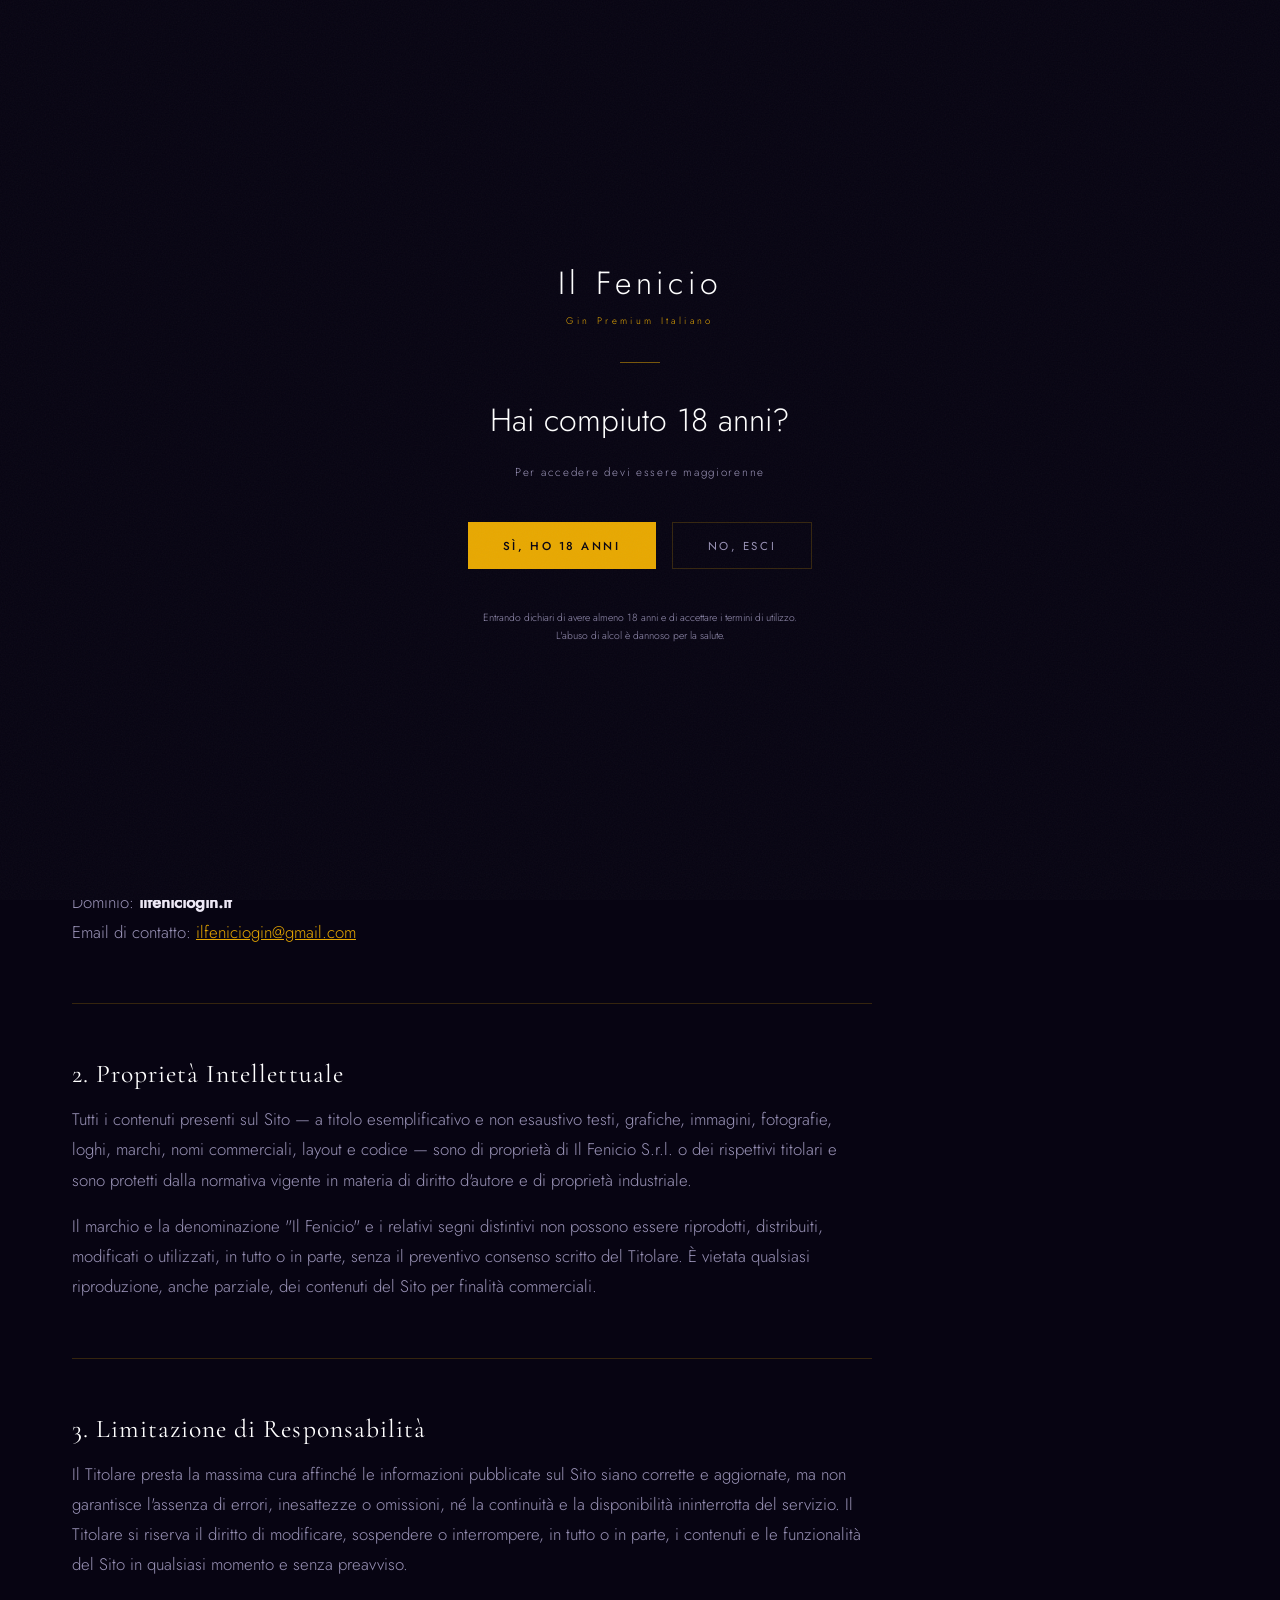
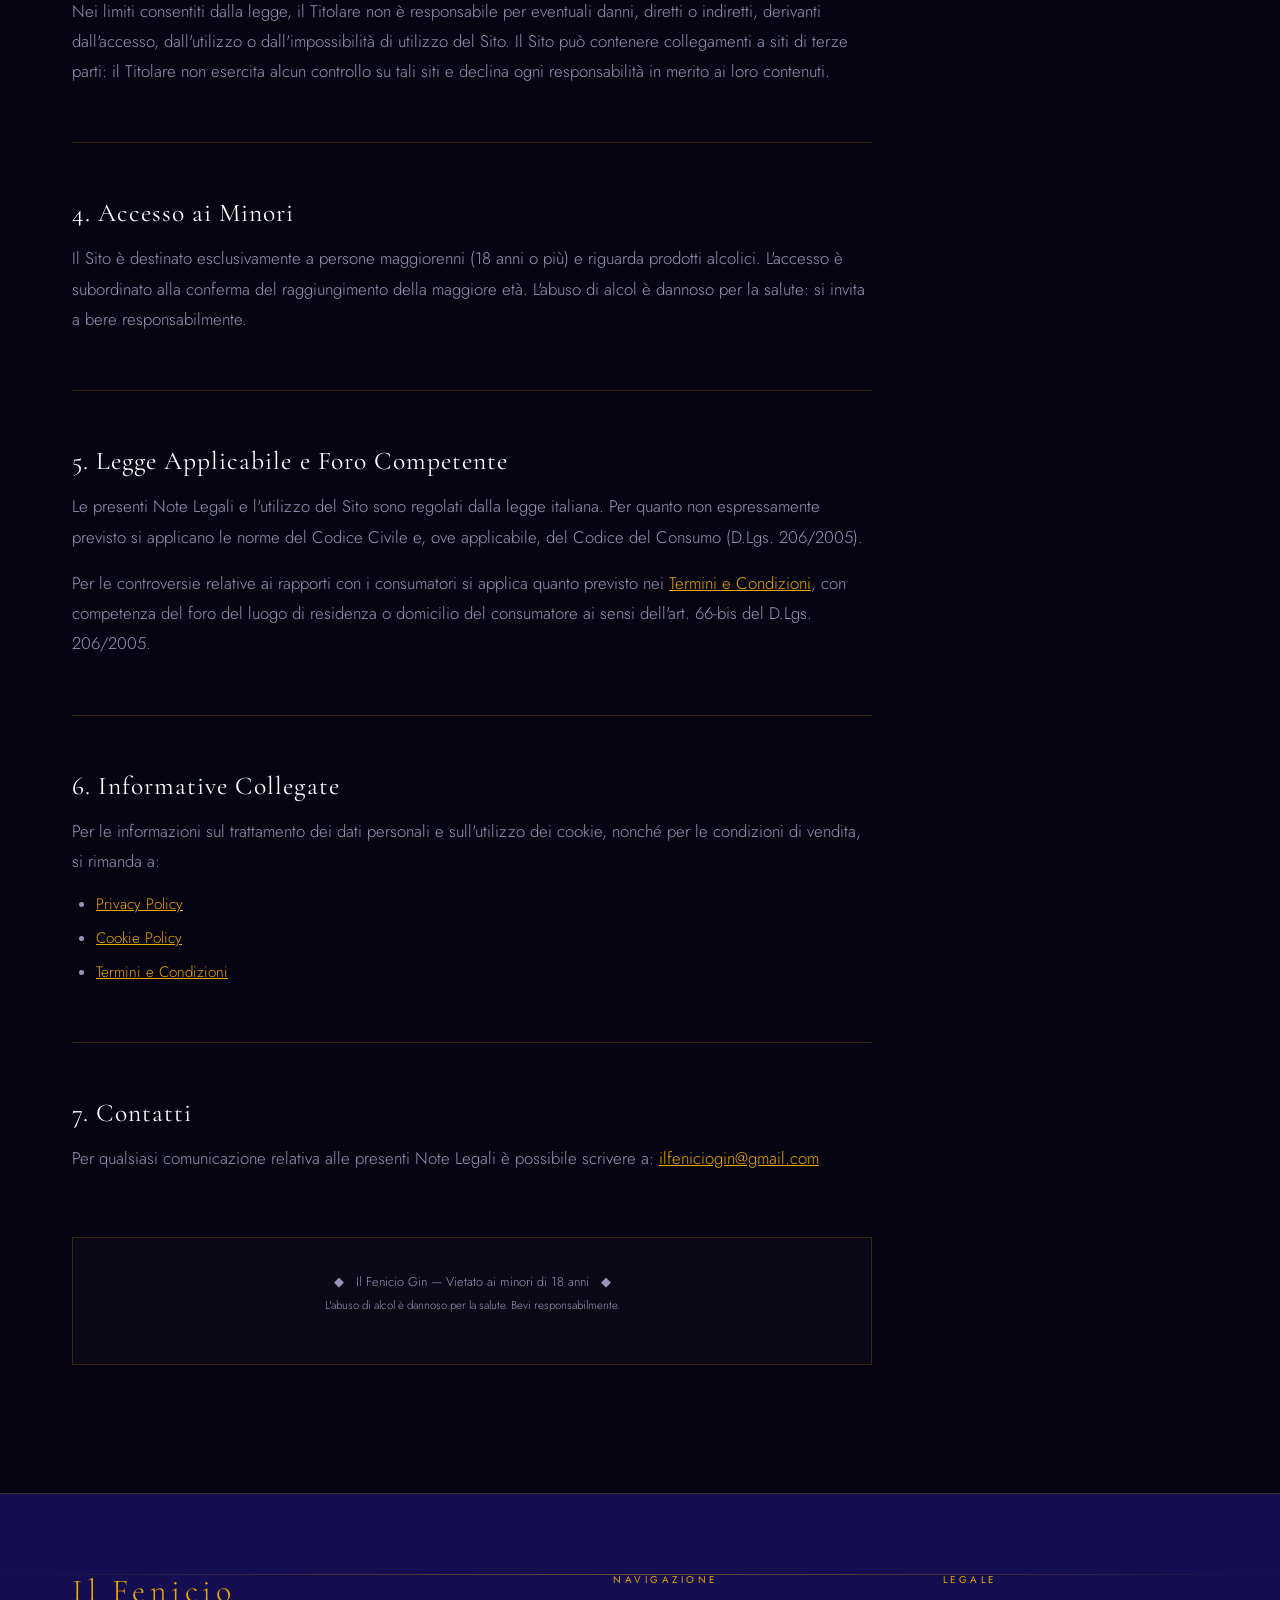
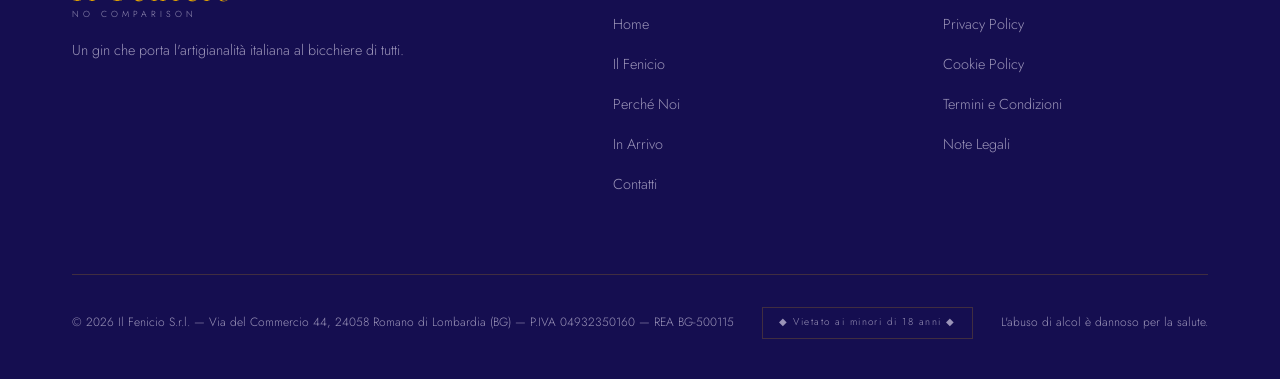
<file: note-legali.html>
<!DOCTYPE html>
<html lang="it">
<head>
  <!-- Google tag (gtag.js) -->
  <script async src="https://www.googletagmanager.com/gtag/js?id=G-PS4LVTMPPV"></script>
  <script>
    window.dataLayer = window.dataLayer || [];
    function gtag(){dataLayer.push(arguments);}
    gtag('consent', 'default', {
      'analytics_storage': 'denied',
      'ad_storage': 'denied',
      'ad_user_data': 'denied',
      'ad_personalization': 'denied',
      'wait_for_update': 500
    });
    gtag('js', new Date());
    gtag('config', 'G-PS4LVTMPPV');
  </script>
  <meta charset="UTF-8">
  <meta name="viewport" content="width=device-width, initial-scale=1.0">
  <title>Note Legali — Il Fenicio</title>
  <meta name="description" content="Note Legali di Il Fenicio Gin: identificazione del titolare, proprietà intellettuale, limitazione di responsabilità e legge applicabile.">
  <meta property="og:title" content="Note Legali — Il Fenicio">
  <meta property="og:description" content="Note Legali di Il Fenicio Gin: titolare del sito, proprietà intellettuale e legge applicabile.">
  <meta property="og:type" content="website">
  <meta property="og:image" content="https://ilfeniciogin.it/img/og-image.jpg">
  <meta property="og:url" content="https://ilfeniciogin.it/note-legali.html">
  <meta name="theme-color" content="#070412">
  <link rel="canonical" href="https://ilfeniciogin.it/note-legali.html">
  <link rel="icon" href="data:image/svg+xml,<svg xmlns='http://www.w3.org/2000/svg' viewBox='0 0 100 100'><text y='.9em' font-size='90'>🍸</text></svg>">
  <link rel="stylesheet" href="css/fonts.css">
  <link rel="stylesheet" href="css/style.css">
</head>
<body>

  <nav class="nav">
    <a href="index.html" class="nav-logo">Il Fenicio <span>Established 2026</span></a>
    <button class="nav-toggle" aria-label="Apri menu"><span></span><span></span><span></span></button>
    <ul class="nav-links">
      <li><a href="index.html">Home</a></li>
      <li><a href="il-gin.html">Il Fenicio</a></li>
      <li><a href="perche-noi.html">Perché Noi</a></li>
      <li><a href="shop.html" class="nav-shop">In Arrivo</a></li>
      <li><a href="contatti.html">Contatti</a></li>
    </ul>
  </nav>

  <div class="page-hero">
    <div class="page-hero-bg"></div>
    <div class="container page-hero-content">
      <span class="section-label">Legale</span>
      <h1 style="color:var(--white)">Note Legali</h1>
    </div>
  </div>

  <section>
    <div class="container">
      <div class="privacy-content reveal">

        <p>Ultimo aggiornamento: Settembre 2026</p>
        <p style="margin-top:1rem">
          Le presenti Note Legali disciplinano l'accesso e l'utilizzo del sito web <strong style="color:var(--off-white)">ilfeniciogin.it</strong> (di seguito "Sito"). L'accesso e la navigazione del Sito comportano l'accettazione delle presenti condizioni.
        </p>

        <h2>1. Titolare del Sito</h2>
        <p>
          Il Sito è di titolarità di <strong style="color:var(--off-white)">Il Fenicio S.r.l.</strong><br>
          Sede legale: Via del Commercio 44, 24058 Romano di Lombardia (BG)<br>
          P.IVA: 04932350160 — REA: BG-500115<br>
          Dominio: <strong style="color:var(--off-white)">ilfeniciogin.it</strong><br>
          Email di contatto: <a href="mailto:ilfeniciogin@gmail.com">ilfeniciogin@gmail.com</a>
        </p>

        <h2>2. Proprietà Intellettuale</h2>
        <p>
          Tutti i contenuti presenti sul Sito — a titolo esemplificativo e non esaustivo testi, grafiche, immagini, fotografie, loghi, marchi, nomi commerciali, layout e codice — sono di proprietà di Il Fenicio S.r.l. o dei rispettivi titolari e sono protetti dalla normativa vigente in materia di diritto d'autore e di proprietà industriale.
        </p>
        <p style="margin-top:1rem">
          Il marchio e la denominazione "Il Fenicio" e i relativi segni distintivi non possono essere riprodotti, distribuiti, modificati o utilizzati, in tutto o in parte, senza il preventivo consenso scritto del Titolare. È vietata qualsiasi riproduzione, anche parziale, dei contenuti del Sito per finalità commerciali.
        </p>

        <h2>3. Limitazione di Responsabilità</h2>
        <p>
          Il Titolare presta la massima cura affinché le informazioni pubblicate sul Sito siano corrette e aggiornate, ma non garantisce l'assenza di errori, inesattezze o omissioni, né la continuità e la disponibilità ininterrotta del servizio. Il Titolare si riserva il diritto di modificare, sospendere o interrompere, in tutto o in parte, i contenuti e le funzionalità del Sito in qualsiasi momento e senza preavviso.
        </p>
        <p style="margin-top:1rem">
          Nei limiti consentiti dalla legge, il Titolare non è responsabile per eventuali danni, diretti o indiretti, derivanti dall'accesso, dall'utilizzo o dall'impossibilità di utilizzo del Sito. Il Sito può contenere collegamenti a siti di terze parti: il Titolare non esercita alcun controllo su tali siti e declina ogni responsabilità in merito ai loro contenuti.
        </p>

        <h2>4. Accesso ai Minori</h2>
        <p>
          Il Sito è destinato esclusivamente a persone maggiorenni (18 anni o più) e riguarda prodotti alcolici. L'accesso è subordinato alla conferma del raggiungimento della maggiore età. L'abuso di alcol è dannoso per la salute: si invita a bere responsabilmente.
        </p>

        <h2>5. Legge Applicabile e Foro Competente</h2>
        <p>
          Le presenti Note Legali e l'utilizzo del Sito sono regolati dalla legge italiana. Per quanto non espressamente previsto si applicano le norme del Codice Civile e, ove applicabile, del Codice del Consumo (D.Lgs. 206/2005).
        </p>
        <p style="margin-top:1rem">
          Per le controversie relative ai rapporti con i consumatori si applica quanto previsto nei <a href="termini.html" style="color:var(--gold)">Termini e Condizioni</a>, con competenza del foro del luogo di residenza o domicilio del consumatore ai sensi dell'art. 66-bis del D.Lgs. 206/2005.
        </p>

        <h2>6. Informative Collegate</h2>
        <p>
          Per le informazioni sul trattamento dei dati personali e sull'utilizzo dei cookie, nonché per le condizioni di vendita, si rimanda a:
        </p>
        <ul>
          <li><a href="privacy.html" style="color:var(--gold)">Privacy Policy</a></li>
          <li><a href="cookie-policy.html" style="color:var(--gold)">Cookie Policy</a></li>
          <li><a href="termini.html" style="color:var(--gold)">Termini e Condizioni</a></li>
        </ul>

        <h2>7. Contatti</h2>
        <p>
          Per qualsiasi comunicazione relativa alle presenti Note Legali è possibile scrivere a: <a href="mailto:ilfeniciogin@gmail.com">ilfeniciogin@gmail.com</a>
        </p>

        <div style="margin-top:4rem; padding:2rem; border:1px solid var(--border); background:rgba(255,255,255,0.02)">
          <p style="font-size:0.8rem; color:var(--muted); max-width:none; text-align:center">
            ◆ &nbsp; Il Fenicio Gin — Vietato ai minori di 18 anni &nbsp; ◆<br>
            <span style="font-size:0.72rem">L'abuso di alcol è dannoso per la salute. Bevi responsabilmente.</span>
          </p>
        </div>

      </div>
    </div>
  </section>

  <footer>
    <div class="container">
      <div class="footer-grid">
        <div class="footer-brand">
          <div class="footer-brand-logo">Il Fenicio <span>No Comparison</span></div>
          <p>Un gin che porta l'artigianalità italiana al bicchiere di tutti.</p>
        </div>
        <div class="footer-col">
          <h4>Navigazione</h4>
          <ul>
            <li><a href="index.html">Home</a></li>
            <li><a href="il-gin.html">Il Fenicio</a></li>
            <li><a href="perche-noi.html">Perché Noi</a></li>
            <li><a href="shop.html">In Arrivo</a></li>
            <li><a href="contatti.html">Contatti</a></li>
          </ul>
        </div>
        <div class="footer-col">
          <h4>Legale</h4>
          <ul>
            <li><a href="privacy.html">Privacy Policy</a></li>
            <li><a href="cookie-policy.html">Cookie Policy</a></li>
            <li><a href="termini.html">Termini e Condizioni</a></li>
            <li><a href="note-legali.html">Note Legali</a></li>
          </ul>
        </div>
      </div>
      <div class="footer-bottom">
        <p>© 2026 Il Fenicio S.r.l. — Via del Commercio 44, 24058 Romano di Lombardia (BG) — P.IVA 04932350160 — REA BG-500115</p>
        <span class="age-badge">◆ Vietato ai minori di 18 anni ◆</span>
        <p>L'abuso di alcol è dannoso per la salute.</p>
      </div>
    </div>
  </footer>
  <script src="js/main.js"></script>

  <!-- COOKIE BANNER -->
  <div id="cookie-banner" style="display:none">
    <p>Utilizziamo cookie tecnici necessari al funzionamento del sito. Per maggiori informazioni consulta la nostra <a href="cookie-policy.html">Cookie Policy</a>.</p>
    <div class="cookie-btns">
      <button id="cookie-accept">Accetta</button>
      <button id="cookie-reject">Rifiuta</button>
    </div>
  </div>
  <script>
    (function(){
      function grantAnalytics(){
        if(typeof gtag === 'function'){
          gtag('consent','update',{'analytics_storage':'granted'});
        }
      }
      if(localStorage.getItem('fenicio_cookie')==='accepted'){
        grantAnalytics();
      }
      if(!localStorage.getItem('fenicio_cookie')){
        document.getElementById('cookie-banner').style.display='flex';
      }
      document.getElementById('cookie-accept').onclick=function(){
        localStorage.setItem('fenicio_cookie','accepted');
        grantAnalytics();
        document.getElementById('cookie-banner').style.display='none';
      };
      document.getElementById('cookie-reject').onclick=function(){
        localStorage.setItem('fenicio_cookie','rejected');
        document.getElementById('cookie-banner').style.display='none';
      };
    })();
  </script>
</body>
</html>
</file>
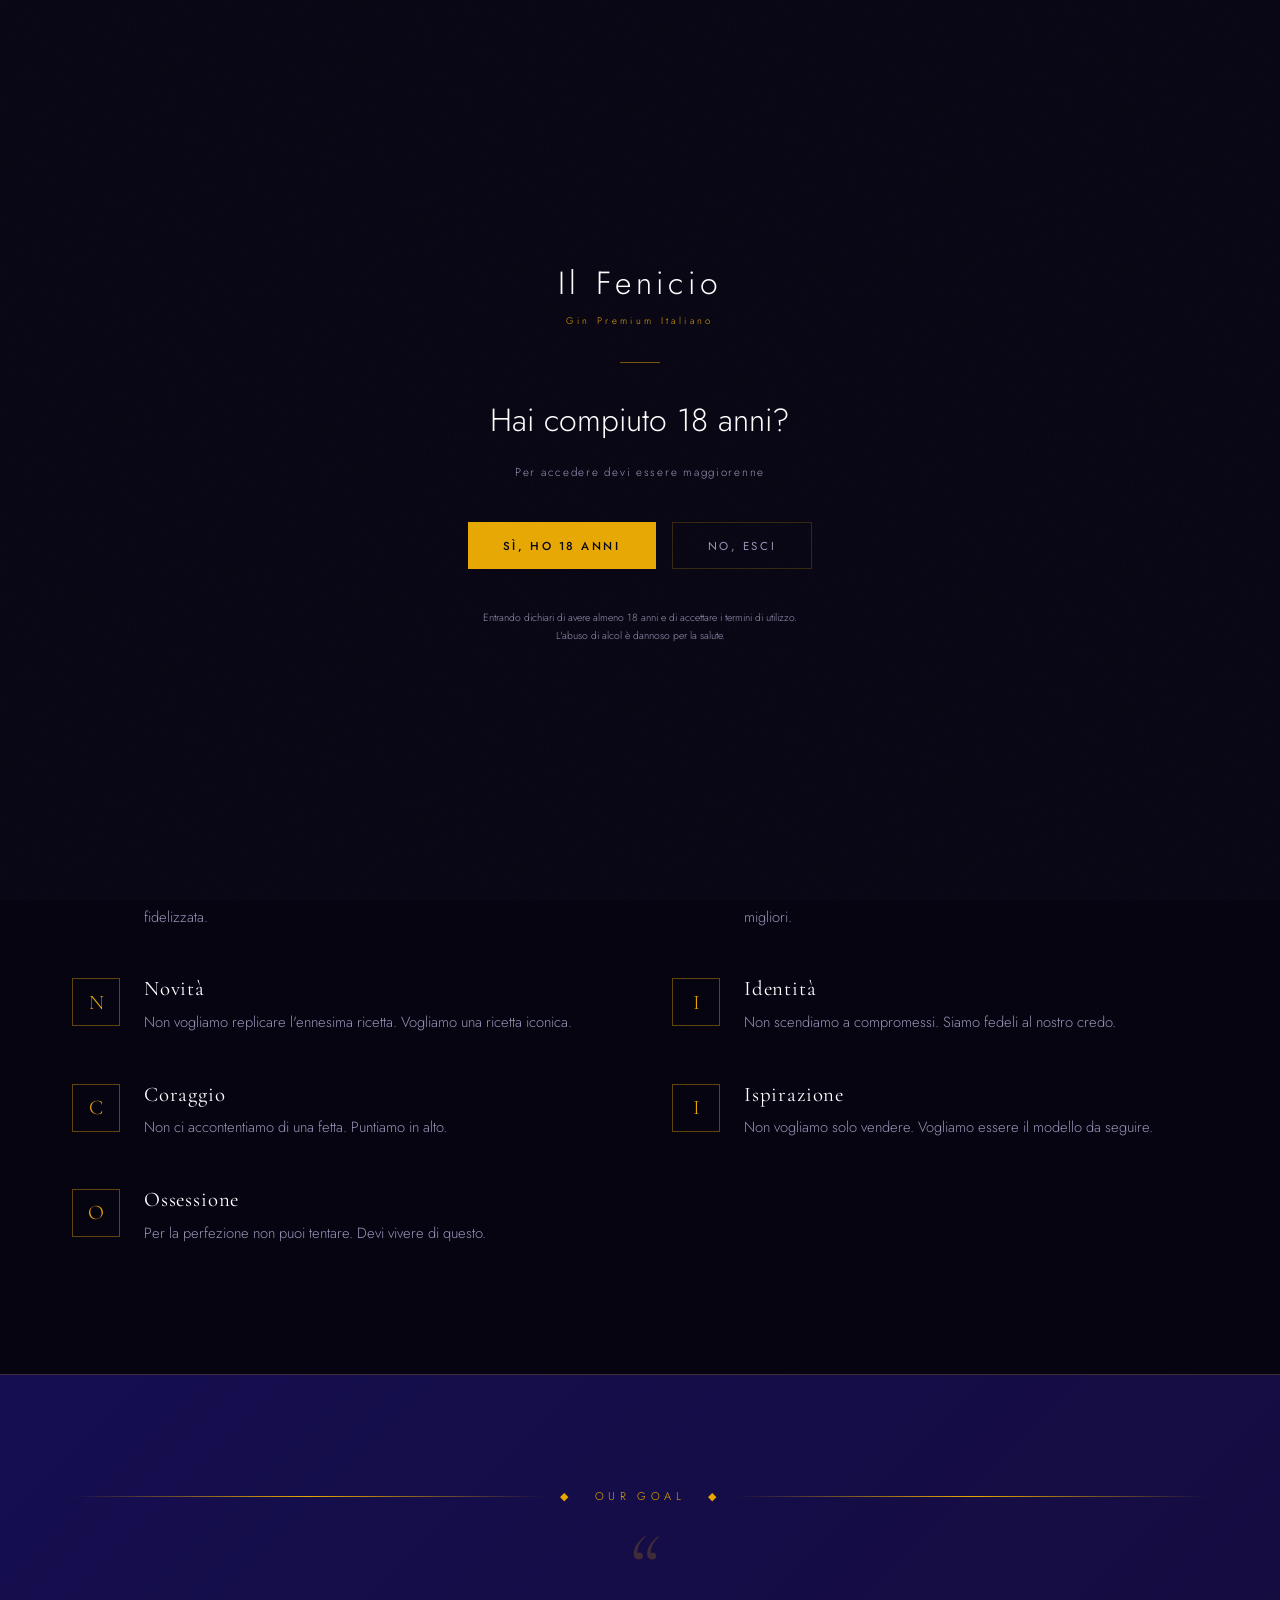
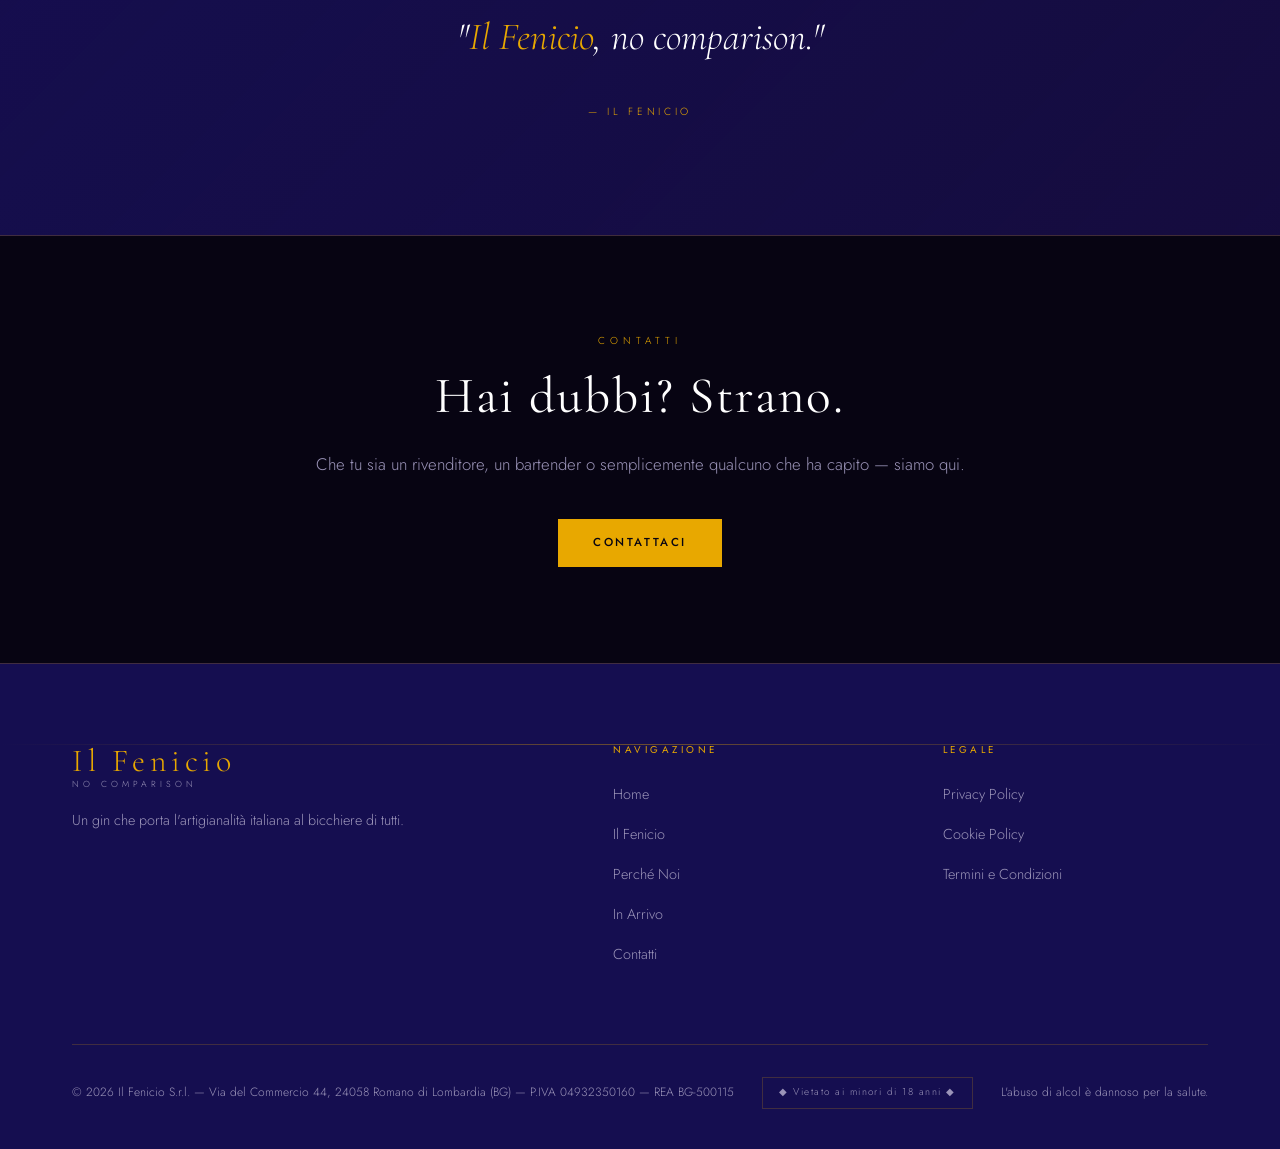
<file: perche-noi.html>
﻿<!DOCTYPE html>
<html lang="it">
<head>
  <!-- Google Analytics (GA4) caricato dinamicamente da js/main.js solo previo consenso cookie (GDPR) -->
  <meta charset="UTF-8">
  <meta name="viewport" content="width=device-width, initial-scale=1.0">
  <title>Perché Noi — Il Fenicio</title>
  <meta name="description" content="Scopri perché scegliere Il Fenicio: qualità, artigianalità e passione autentica per il gin premium italiano.">
  <meta property="og:title" content="Perché Noi — Il Fenicio">
  <meta property="og:description" content="Qualità, trasparenza e passione autentica. I valori che guidano ogni nostra scelta.">
  <meta property="og:type" content="website">
  <meta property="og:image" content="https://ilfeniciogin.it/img/og-image.jpg">
  <meta property="og:url" content="https://ilfeniciogin.it/perche-noi.html">
  <meta name="theme-color" content="#070412">
  <link rel="canonical" href="https://ilfeniciogin.it/perche-noi.html">
  <link rel="icon" href="data:image/svg+xml,<svg xmlns='http://www.w3.org/2000/svg' viewBox='0 0 100 100'><text y='.9em' font-size='90'>🍸</text></svg>">
  <link rel="stylesheet" href="css/fonts.css">
  <link rel="stylesheet" href="css/style.css">
</head>
<body>

  <nav class="nav">
    <a href="index.html" class="nav-logo">Il Fenicio <span>Established 2026</span></a>
    <button class="nav-toggle" aria-label="Apri menu"><span></span><span></span><span></span></button>
    <ul class="nav-links">
      <li><a href="index.html">Home</a></li>
      <li><a href="il-gin.html">Il Fenicio</a></li>
      <li><a href="perche-noi.html">Perché Noi</a></li>
      <li><a href="shop.html" class="nav-shop">In Arrivo</a></li>
      <li><a href="contatti.html">Contatti</a></li>
    </ul>
  </nav>

  <div class="page-hero">
    <div class="page-hero-bg"></div>
    <div class="container page-hero-content">
      <span class="section-label">Il Nostro Team</span>
      <h1>Perché <em style="color:var(--gold);font-style:italic">sceglierci</em></h1>
    </div>
  </div>

  <section>
    <div class="container">

      <div style="max-width:720px; margin-bottom:5rem">
        <span class="section-label reveal">La Nostra Filosofia</span>
        <h2 class="reveal delay-1" style="color:var(--white)">Non produciamo gin. <em style="color:var(--gold)">Costruiamo esperienze.</em></h2>
        <p class="reveal delay-2" style="margin-top:1.5rem">
          In un mercato artificioso e saturo di prodotti anonimi, vogliamo distinguerci per l'atipicità delle nostre visioni.
        </p>
      </div>

      <div class="values-grid">
        <div class="value-item reveal">
          <div class="value-icon">F</div>
          <div>
            <h3>Fidelizzazione</h3>
            <p>Non vogliamo clienti occasionali. Vogliamo una community solida e fidelizzata.</p>
          </div>
        </div>
        <div class="value-item reveal delay-1">
          <div class="value-icon">E</div>
          <div>
            <h3>Entertainment</h3>
            <p>Non vogliamo solo divertirvi. Vogliamo essere parte dei vostri momenti migliori.</p>
          </div>
        </div>
        <div class="value-item reveal delay-2">
          <div class="value-icon">N</div>
          <div>
            <h3>Novità</h3>
            <p>Non vogliamo replicare l'ennesima ricetta. Vogliamo una ricetta iconica.</p>
          </div>
        </div>
        <div class="value-item reveal delay-3">
          <div class="value-icon">I</div>
          <div>
            <h3>Identità</h3>
            <p>Non scendiamo a compromessi. Siamo fedeli al nostro credo.</p>
          </div>
        </div>
        <div class="value-item reveal">
          <div class="value-icon">C</div>
          <div>
            <h3>Coraggio</h3>
            <p>Non ci accontentiamo di una fetta. Puntiamo in alto.</p>
          </div>
        </div>
        <div class="value-item reveal delay-1">
          <div class="value-icon">I</div>
          <div>
            <h3>Ispirazione</h3>
            <p>Non vogliamo solo vendere. Vogliamo essere il modello da seguire.</p>
          </div>
        </div>
        <div class="value-item reveal delay-2">
          <div class="value-icon">O</div>
          <div>
            <h3>Ossessione</h3>
            <p>Per la perfezione non puoi tentare. Devi vivere di questo.</p>
          </div>
        </div>
      </div>
    </div>
  </section>

  <!-- QUOTE -->
  <div class="quote-section">
    <div class="container">
      <div class="ornament reveal">◆ &nbsp; Our Goal &nbsp; ◆</div>
      <blockquote class="reveal delay-1">
        "<em style="color:var(--gold)">Il Fenicio</em>, no comparison."
      </blockquote>
      <cite class="reveal delay-2">— Il Fenicio</cite>
    </div>
  </div>

  <!-- CTA -->
  <section style="padding:6rem 0; text-align:center">
    <div class="container">
      <span class="section-label reveal" style="justify-content:center; display:flex">Contatti</span>
      <h2 class="reveal delay-1" style="color:var(--white)">Hai dubbi? Strano.</h2>
      <p class="reveal delay-2" style="margin:1.5rem auto; text-align:center">
        Che tu sia un rivenditore, un bartender o semplicemente qualcuno che ha capito — siamo qui.
      </p>
      <a href="contatti.html" class="btn btn-gold reveal delay-3" style="margin-top:1rem">Contattaci</a>
    </div>
  </section>

  <footer>
    <div class="container">
      <div class="footer-grid">
        <div class="footer-brand">
          <div class="footer-brand-logo">Il Fenicio <span>No Comparison</span></div>
          <p>Un gin che porta l'artigianalità italiana al bicchiere di tutti.</p>
        </div>
        <div class="footer-col">
          <h4>Navigazione</h4>
          <ul>
            <li><a href="index.html">Home</a></li>
            <li><a href="il-gin.html">Il Fenicio</a></li>
            <li><a href="perche-noi.html">Perché Noi</a></li>
            <li><a href="shop.html">In Arrivo</a></li>
            <li><a href="contatti.html">Contatti</a></li>
          </ul>
        </div>
        <div class="footer-col">
          <h4>Legale</h4>
          <ul>
            <li><a href="privacy.html">Privacy Policy</a></li>
            <li><a href="cookie-policy.html">Cookie Policy</a></li>
            <li><a href="termini.html">Termini e Condizioni</a></li>
          </ul>
        </div>
      </div>
      <div class="footer-bottom">
        <p>© 2026 Il Fenicio S.r.l. — Via del Commercio 44, 24058 Romano di Lombardia (BG) — P.IVA 04932350160 — REA BG-500115</p>
        <span class="age-badge">◆ Vietato ai minori di 18 anni ◆</span>
        <p>L'abuso di alcol è dannoso per la salute.</p>
      </div>
    </div>
  </footer>
  <script src="js/main.js"></script>

  <!-- COOKIE BANNER -->
  <div id="cookie-banner" style="display:none">
    <div class="cookie-banner-main">
      <p>Utilizziamo cookie tecnici necessari al funzionamento del sito e, previo tuo consenso, cookie analitici di Google Analytics per statistiche aggregate e anonime sul traffico. Puoi accettare tutti i cookie, consentire solo quelli necessari oppure gestire le tue preferenze. Per maggiori informazioni consulta la nostra <a href="cookie-policy.html">Cookie Policy</a>.</p>
      <div class="cookie-btns">
        <button id="cookie-accept">Accetta tutti</button>
        <button id="cookie-reject">Solo necessari</button>
        <button id="cookie-manage" type="button">Gestisci preferenze</button>
      </div>
    </div>
    <div id="cookie-prefs" class="cookie-prefs" style="display:none">
      <div class="cookie-pref-row">
        <div>
          <span class="cookie-pref-title">Cookie necessari</span>
          <span class="cookie-pref-desc">Essenziali al funzionamento del sito. Sempre attivi.</span>
        </div>
        <label class="cookie-switch">
          <input type="checkbox" checked disabled>
          <span class="cookie-pref-always">Sempre attivi</span>
        </label>
      </div>
      <div class="cookie-pref-row">
        <div>
          <span class="cookie-pref-title">Cookie analitici (Google Analytics)</span>
          <span class="cookie-pref-desc">Statistiche aggregate e anonime sul traffico del sito.</span>
        </div>
        <label class="cookie-switch">
          <input type="checkbox" id="cookie-analytics-toggle">
          <span>Attiva</span>
        </label>
      </div>
      <div class="cookie-btns">
        <button id="cookie-save" type="button">Salva preferenze</button>
      </div>
    </div>
  </div>
</body>
</html>
</file>
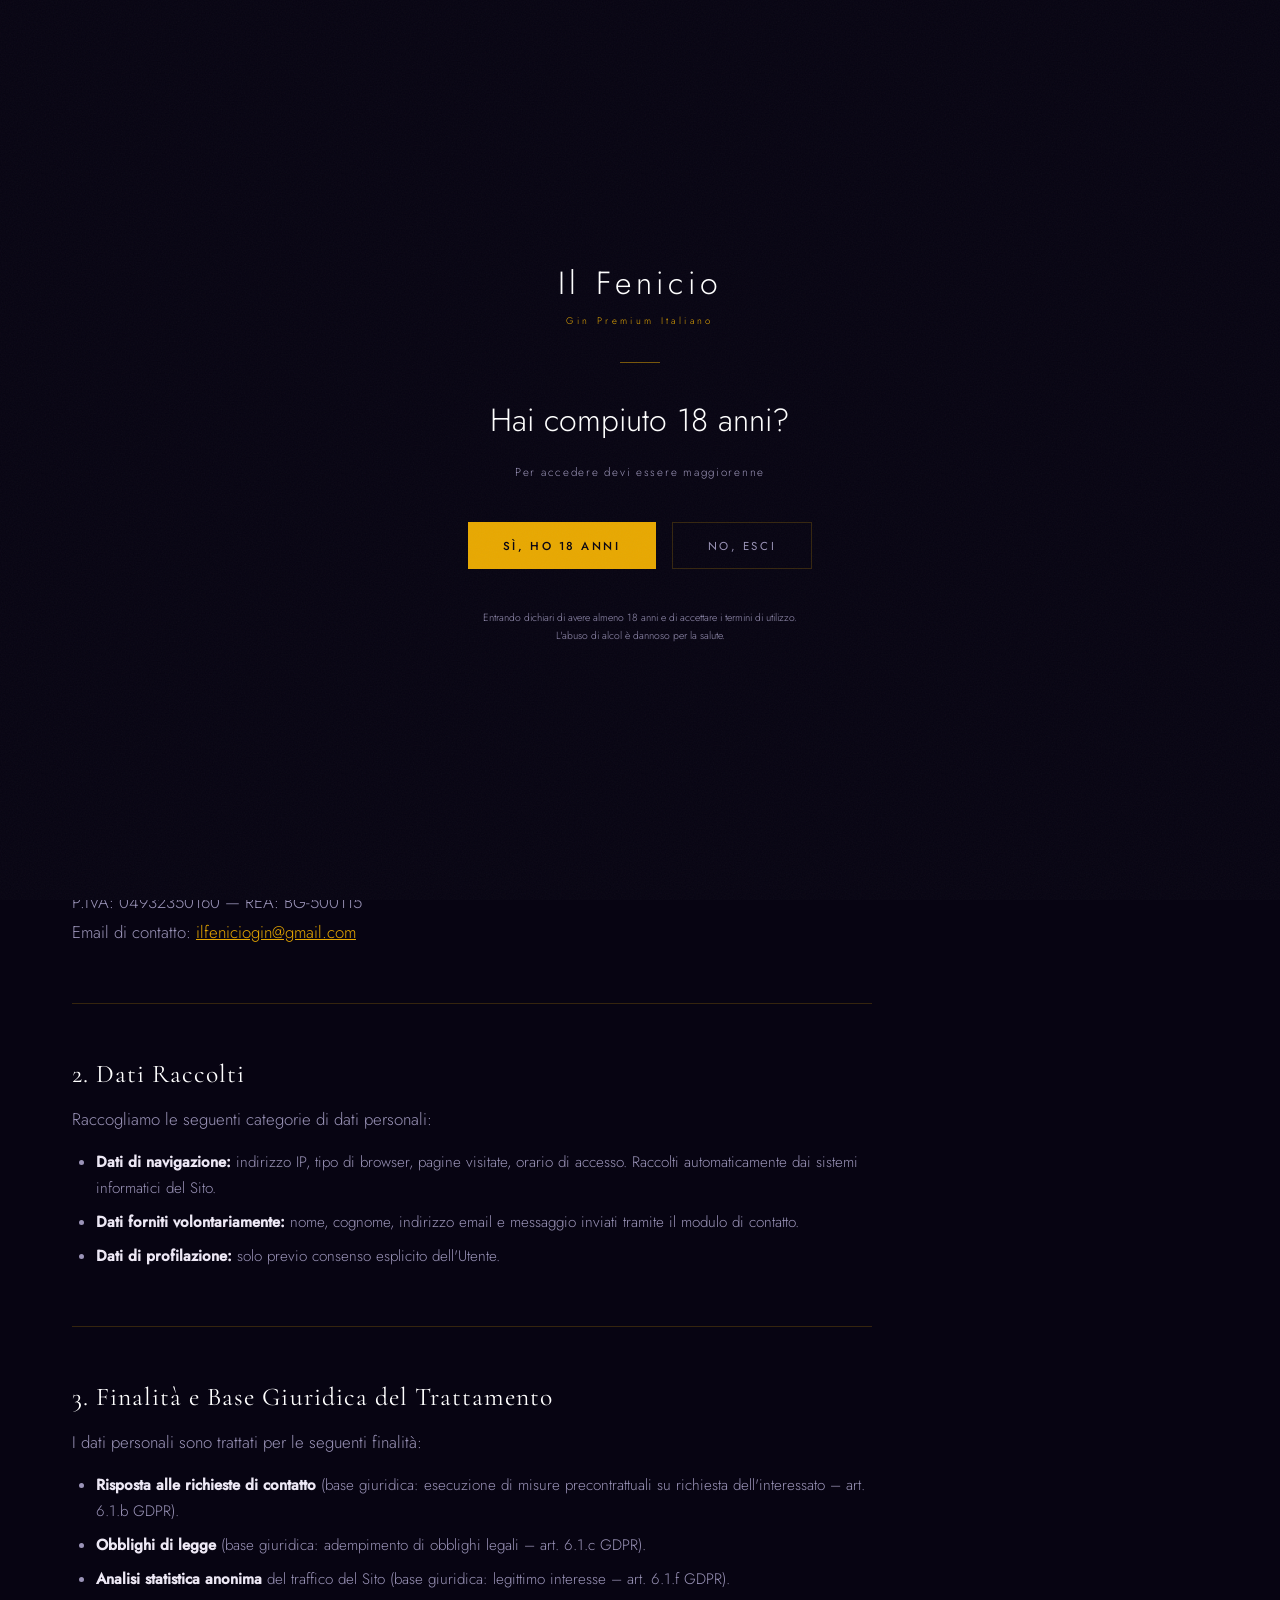
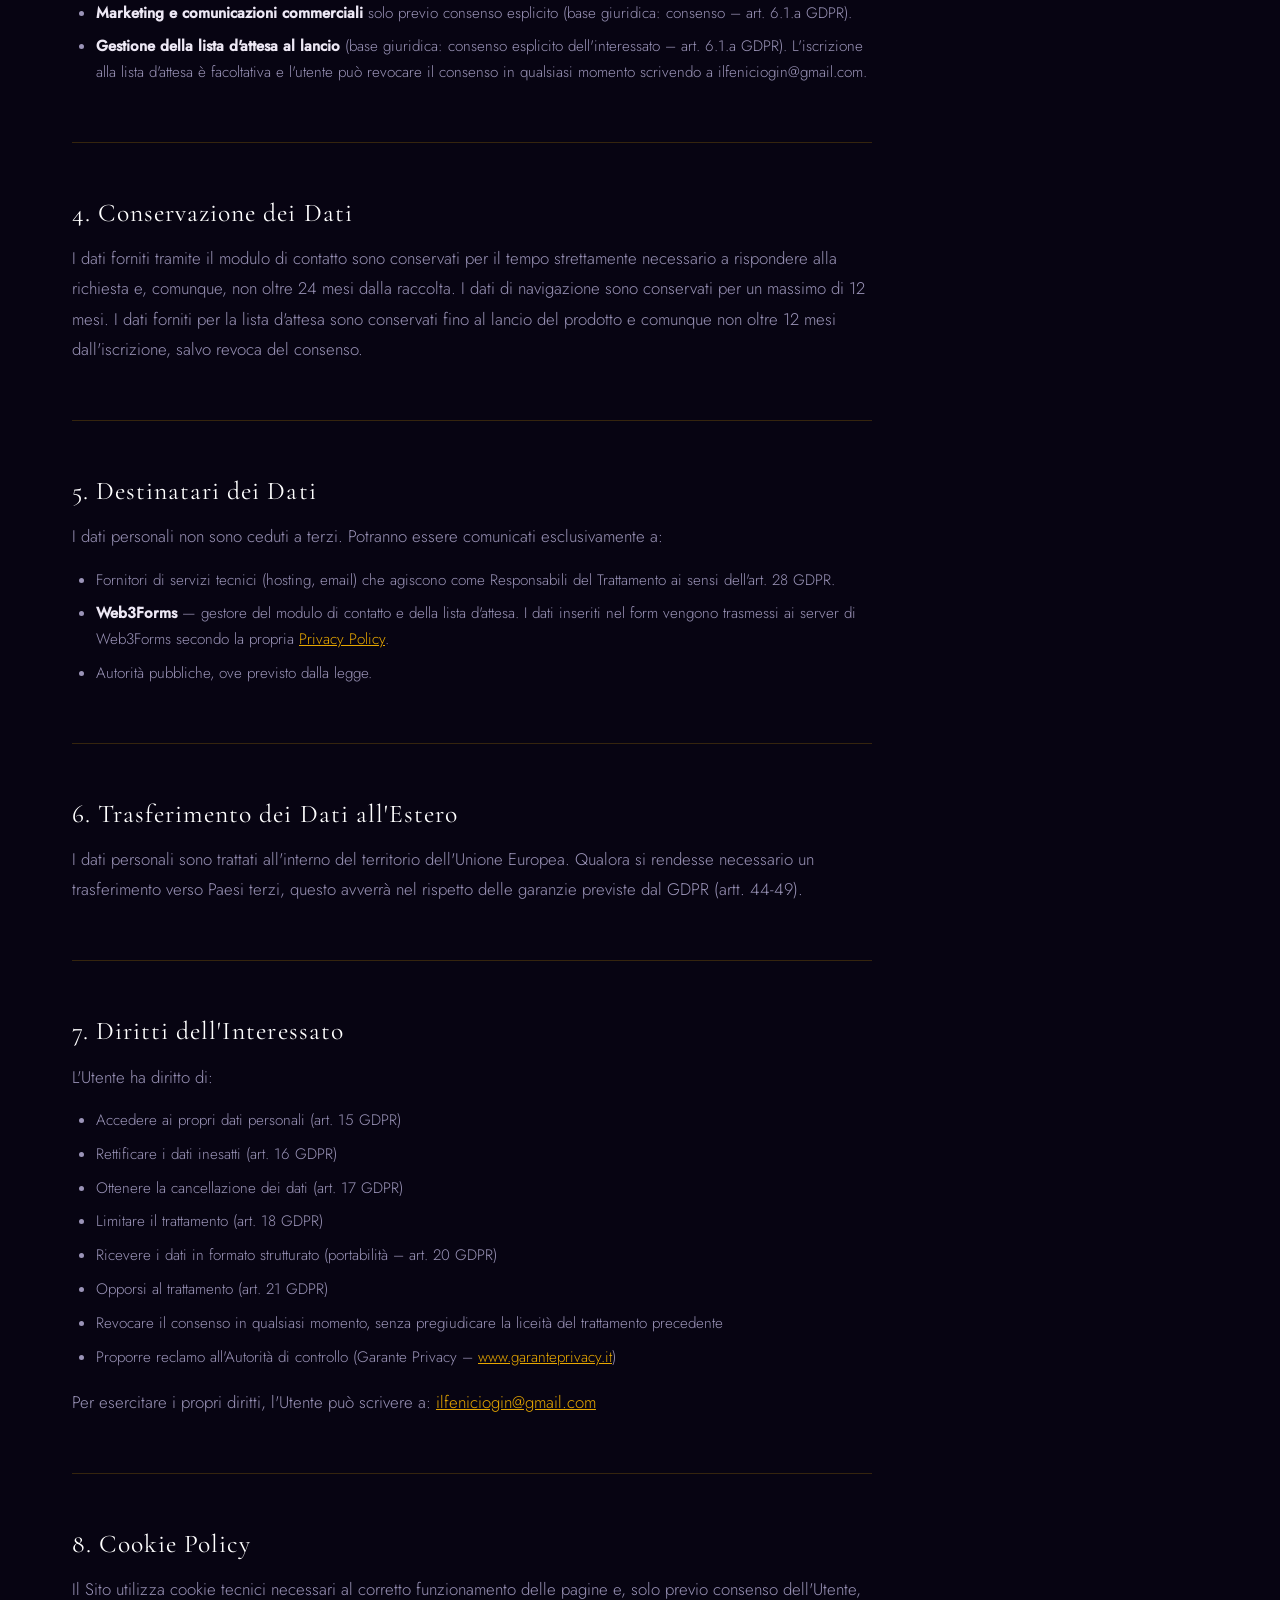
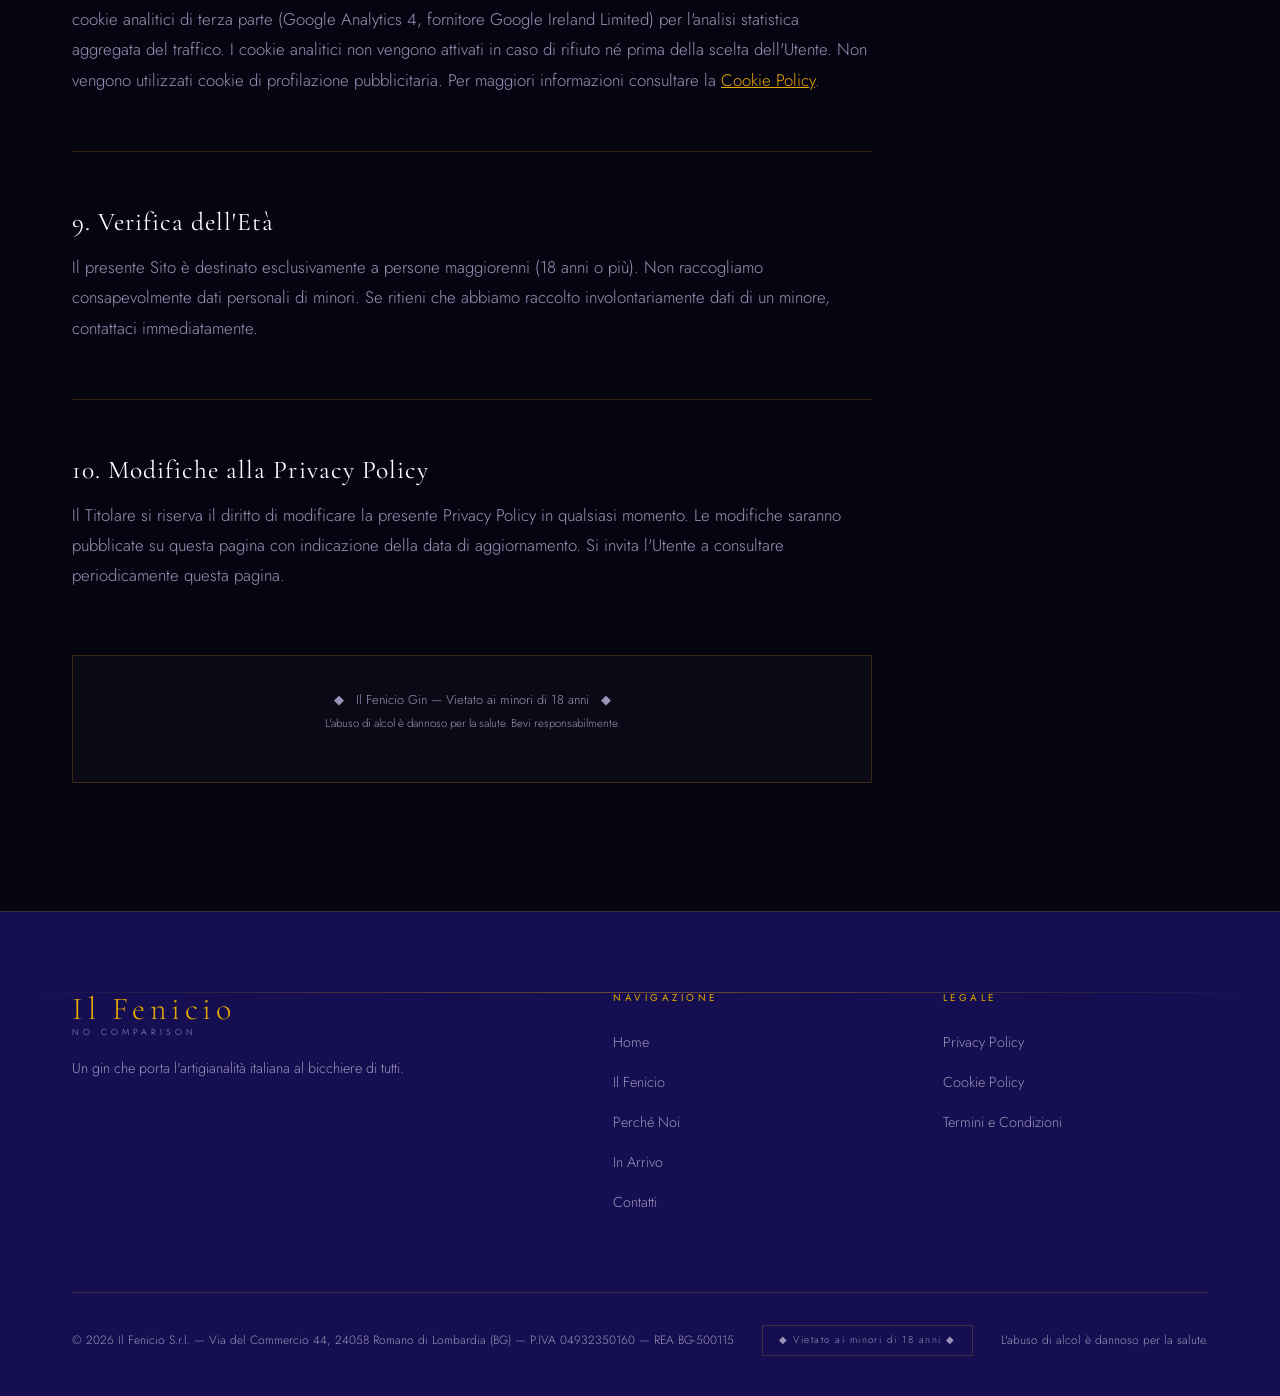
<file: privacy.html>
﻿<!DOCTYPE html>
<html lang="it">
<head>
  <!-- Google Analytics (GA4) caricato dinamicamente da js/main.js solo previo consenso cookie (GDPR) -->
  <meta charset="UTF-8">
  <meta name="viewport" content="width=device-width, initial-scale=1.0">
  <title>Privacy Policy — Il Fenicio</title>
  <meta name="description" content="Informativa sulla privacy di Il Fenicio Gin: come raccogliamo, utilizziamo e proteggiamo i tuoi dati personali.">
  <meta property="og:title" content="Privacy Policy — Il Fenicio">
  <meta property="og:description" content="Informativa sulla privacy di Il Fenicio Gin: come trattiamo e proteggiamo i tuoi dati personali.">
  <meta property="og:type" content="website">
  <meta property="og:image" content="https://ilfeniciogin.it/img/og-image.jpg">
  <meta property="og:url" content="https://ilfeniciogin.it/privacy.html">
  <meta name="theme-color" content="#070412">
  <link rel="canonical" href="https://ilfeniciogin.it/privacy.html">
  <link rel="icon" href="data:image/svg+xml,<svg xmlns='http://www.w3.org/2000/svg' viewBox='0 0 100 100'><text y='.9em' font-size='90'>🍸</text></svg>">
  <link rel="stylesheet" href="css/fonts.css">
  <link rel="stylesheet" href="css/style.css">
</head>
<body>

  <nav class="nav">
    <a href="index.html" class="nav-logo">Il Fenicio <span>Established 2026</span></a>
    <button class="nav-toggle" aria-label="Apri menu"><span></span><span></span><span></span></button>
    <ul class="nav-links">
      <li><a href="index.html">Home</a></li>
      <li><a href="il-gin.html">Il Fenicio</a></li>
      <li><a href="perche-noi.html">Perché Noi</a></li>
      <li><a href="shop.html" class="nav-shop">In Arrivo</a></li>
      <li><a href="contatti.html">Contatti</a></li>
    </ul>
  </nav>

  <div class="page-hero">
    <div class="page-hero-bg"></div>
    <div class="container page-hero-content">
      <span class="section-label">Legale</span>
      <h1 style="color:var(--white)">Privacy Policy</h1>
    </div>
  </div>

  <section>
    <div class="container">
      <div class="privacy-content reveal">

        <p>Ultimo aggiornamento: Ottobre 2026</p>
        <p style="margin-top:1rem">
          La presente Privacy Policy descrive come Il Fenicio Gin (di seguito "noi", "il Titolare") raccoglie, utilizza e protegge i dati personali degli utenti (di seguito "Utente") che visitano il sito web <strong style="color:var(--off-white)">ilfeniciogin.it</strong> (di seguito "Sito"), in conformità al Regolamento (UE) 2016/679 (GDPR) e al D.Lgs. 196/2003 come modificato dal D.Lgs. 101/2018.
        </p>

        <h2>1. Titolare del Trattamento</h2>
        <p>
          Il Titolare del trattamento è <strong style="color:var(--off-white)">Il Fenicio S.r.l.</strong><br>
          Sede legale: Via del Commercio 44, 24058 Romano di Lombardia (BG)<br>
          P.IVA: 04932350160 — REA: BG-500115<br>
          Email di contatto: <a href="mailto:ilfeniciogin@gmail.com">ilfeniciogin@gmail.com</a>
        </p>

        <h2>2. Dati Raccolti</h2>
        <p>Raccogliamo le seguenti categorie di dati personali:</p>
        <ul>
          <li><strong style="color:var(--off-white)">Dati di navigazione:</strong> indirizzo IP, tipo di browser, pagine visitate, orario di accesso. Raccolti automaticamente dai sistemi informatici del Sito.</li>
          <li><strong style="color:var(--off-white)">Dati forniti volontariamente:</strong> nome, cognome, indirizzo email e messaggio inviati tramite il modulo di contatto.</li>
          <li><strong style="color:var(--off-white)">Dati di profilazione:</strong> solo previo consenso esplicito dell'Utente.</li>
        </ul>

        <h2>3. Finalità e Base Giuridica del Trattamento</h2>
        <p>I dati personali sono trattati per le seguenti finalità:</p>
        <ul>
          <li><strong style="color:var(--off-white)">Risposta alle richieste di contatto</strong> (base giuridica: esecuzione di misure precontrattuali su richiesta dell'interessato – art. 6.1.b GDPR).</li>
          <li><strong style="color:var(--off-white)">Obblighi di legge</strong> (base giuridica: adempimento di obblighi legali – art. 6.1.c GDPR).</li>
          <li><strong style="color:var(--off-white)">Analisi statistica anonima</strong> del traffico del Sito (base giuridica: legittimo interesse – art. 6.1.f GDPR).</li>
          <li><strong style="color:var(--off-white)">Marketing e comunicazioni commerciali</strong> solo previo consenso esplicito (base giuridica: consenso – art. 6.1.a GDPR).</li>
          <li><strong style="color:var(--off-white)">Gestione della lista d'attesa al lancio</strong> (base giuridica: consenso esplicito dell'interessato – art. 6.1.a GDPR). L'iscrizione alla lista d'attesa è facoltativa e l'utente può revocare il consenso in qualsiasi momento scrivendo a ilfeniciogin@gmail.com.</li>
        </ul>

        <h2>4. Conservazione dei Dati</h2>
        <p>
          I dati forniti tramite il modulo di contatto sono conservati per il tempo strettamente necessario a rispondere alla richiesta e, comunque, non oltre 24 mesi dalla raccolta. I dati di navigazione sono conservati per un massimo di 12 mesi. I dati forniti per la lista d'attesa sono conservati fino al lancio del prodotto e comunque non oltre 12 mesi dall'iscrizione, salvo revoca del consenso.
        </p>

        <h2>5. Destinatari dei Dati</h2>
        <p>I dati personali non sono ceduti a terzi. Potranno essere comunicati esclusivamente a:</p>
        <ul>
          <li>Fornitori di servizi tecnici (hosting, email) che agiscono come Responsabili del Trattamento ai sensi dell'art. 28 GDPR.</li>
          <li><strong style="color:var(--off-white)">Web3Forms</strong> — gestore del modulo di contatto e della lista d'attesa. I dati inseriti nel form vengono trasmessi ai server di Web3Forms secondo la propria <a href="https://web3forms.com/privacy" target="_blank" rel="noopener" style="color:var(--gold)">Privacy Policy</a>.</li>
          <li>Autorità pubbliche, ove previsto dalla legge.</li>
        </ul>

        <h2>6. Trasferimento dei Dati all'Estero</h2>
        <p>
          I dati personali sono trattati all'interno del territorio dell'Unione Europea. Qualora si rendesse necessario un trasferimento verso Paesi terzi, questo avverrà nel rispetto delle garanzie previste dal GDPR (artt. 44-49).
        </p>

        <h2>7. Diritti dell'Interessato</h2>
        <p>L'Utente ha diritto di:</p>
        <ul>
          <li>Accedere ai propri dati personali (art. 15 GDPR)</li>
          <li>Rettificare i dati inesatti (art. 16 GDPR)</li>
          <li>Ottenere la cancellazione dei dati (art. 17 GDPR)</li>
          <li>Limitare il trattamento (art. 18 GDPR)</li>
          <li>Ricevere i dati in formato strutturato (portabilità – art. 20 GDPR)</li>
          <li>Opporsi al trattamento (art. 21 GDPR)</li>
          <li>Revocare il consenso in qualsiasi momento, senza pregiudicare la liceità del trattamento precedente</li>
          <li>Proporre reclamo all'Autorità di controllo (Garante Privacy – <a href="https://www.garanteprivacy.it" target="_blank">www.garanteprivacy.it</a>)</li>
        </ul>
        <p>Per esercitare i propri diritti, l'Utente può scrivere a: <a href="mailto:ilfeniciogin@gmail.com">ilfeniciogin@gmail.com</a></p>

        <h2>8. Cookie Policy</h2>
        <p>
          Il Sito utilizza cookie tecnici necessari al corretto funzionamento delle pagine e, solo previo consenso dell'Utente, cookie analitici di terza parte (Google Analytics 4, fornitore Google Ireland Limited) per l'analisi statistica aggregata del traffico. I cookie analitici non vengono attivati in caso di rifiuto né prima della scelta dell'Utente. Non vengono utilizzati cookie di profilazione pubblicitaria. Per maggiori informazioni consultare la <a href="cookie-policy.html" style="color:var(--gold)">Cookie Policy</a>.
        </p>

        <h2>9. Verifica dell'Età</h2>
        <p>
          Il presente Sito è destinato esclusivamente a persone maggiorenni (18 anni o più). Non raccogliamo consapevolmente dati personali di minori. Se ritieni che abbiamo raccolto involontariamente dati di un minore, contattaci immediatamente.
        </p>

        <h2>10. Modifiche alla Privacy Policy</h2>
        <p>
          Il Titolare si riserva il diritto di modificare la presente Privacy Policy in qualsiasi momento. Le modifiche saranno pubblicate su questa pagina con indicazione della data di aggiornamento. Si invita l'Utente a consultare periodicamente questa pagina.
        </p>

        <div style="margin-top:4rem; padding:2rem; border:1px solid var(--border); background:rgba(255,255,255,0.02)">
          <p style="font-size:0.8rem; color:var(--muted); max-width:none; text-align:center">
            ◆ &nbsp; Il Fenicio Gin — Vietato ai minori di 18 anni &nbsp; ◆<br>
            <span style="font-size:0.72rem">L'abuso di alcol è dannoso per la salute. Bevi responsabilmente.</span>
          </p>
        </div>

      </div>
    </div>
  </section>

  <footer>
    <div class="container">
      <div class="footer-grid">
        <div class="footer-brand">
          <div class="footer-brand-logo">Il Fenicio <span>No Comparison</span></div>
          <p>Un gin che porta l'artigianalità italiana al bicchiere di tutti.</p>
        </div>
        <div class="footer-col">
          <h4>Navigazione</h4>
          <ul>
            <li><a href="index.html">Home</a></li>
            <li><a href="il-gin.html">Il Fenicio</a></li>
            <li><a href="perche-noi.html">Perché Noi</a></li>
            <li><a href="shop.html">In Arrivo</a></li>
            <li><a href="contatti.html">Contatti</a></li>
          </ul>
        </div>
        <div class="footer-col">
          <h4>Legale</h4>
          <ul>
            <li><a href="privacy.html">Privacy Policy</a></li>
            <li><a href="cookie-policy.html">Cookie Policy</a></li>
            <li><a href="termini.html">Termini e Condizioni</a></li>
          </ul>
        </div>
      </div>
      <div class="footer-bottom">
        <p>© 2026 Il Fenicio S.r.l. — Via del Commercio 44, 24058 Romano di Lombardia (BG) — P.IVA 04932350160 — REA BG-500115</p>
        <span class="age-badge">◆ Vietato ai minori di 18 anni ◆</span>
        <p>L'abuso di alcol è dannoso per la salute.</p>
      </div>
    </div>
  </footer>
  <script src="js/main.js"></script>

  <!-- COOKIE BANNER -->
  <div id="cookie-banner" style="display:none">
    <div class="cookie-banner-main">
      <p>Utilizziamo cookie tecnici necessari al funzionamento del sito e, previo tuo consenso, cookie analitici di Google Analytics per statistiche aggregate e anonime sul traffico. Puoi accettare tutti i cookie, consentire solo quelli necessari oppure gestire le tue preferenze. Per maggiori informazioni consulta la nostra <a href="cookie-policy.html">Cookie Policy</a>.</p>
      <div class="cookie-btns">
        <button id="cookie-accept">Accetta tutti</button>
        <button id="cookie-reject">Solo necessari</button>
        <button id="cookie-manage" type="button">Gestisci preferenze</button>
      </div>
    </div>
    <div id="cookie-prefs" class="cookie-prefs" style="display:none">
      <div class="cookie-pref-row">
        <div>
          <span class="cookie-pref-title">Cookie necessari</span>
          <span class="cookie-pref-desc">Essenziali al funzionamento del sito. Sempre attivi.</span>
        </div>
        <label class="cookie-switch">
          <input type="checkbox" checked disabled>
          <span class="cookie-pref-always">Sempre attivi</span>
        </label>
      </div>
      <div class="cookie-pref-row">
        <div>
          <span class="cookie-pref-title">Cookie analitici (Google Analytics)</span>
          <span class="cookie-pref-desc">Statistiche aggregate e anonime sul traffico del sito.</span>
        </div>
        <label class="cookie-switch">
          <input type="checkbox" id="cookie-analytics-toggle">
          <span>Attiva</span>
        </label>
      </div>
      <div class="cookie-btns">
        <button id="cookie-save" type="button">Salva preferenze</button>
      </div>
    </div>
  </div>
</body>
</html>
</file>
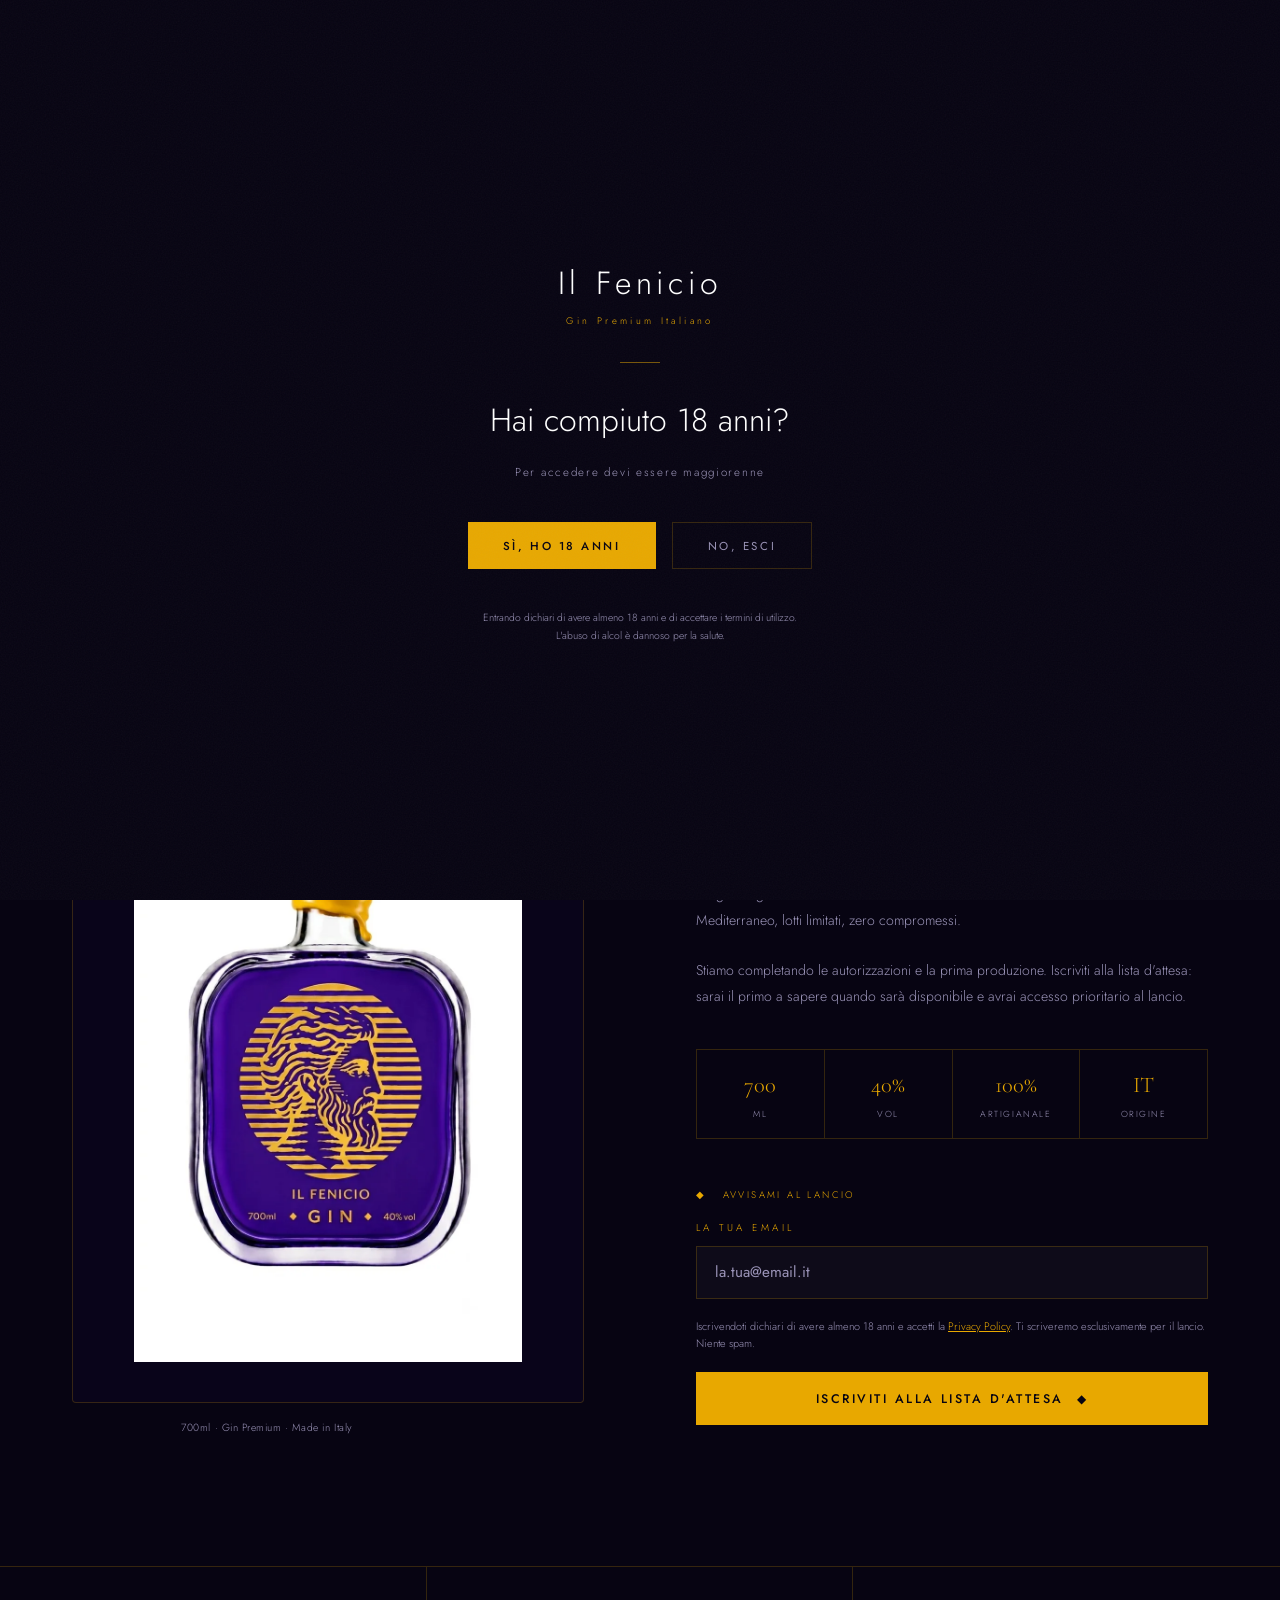
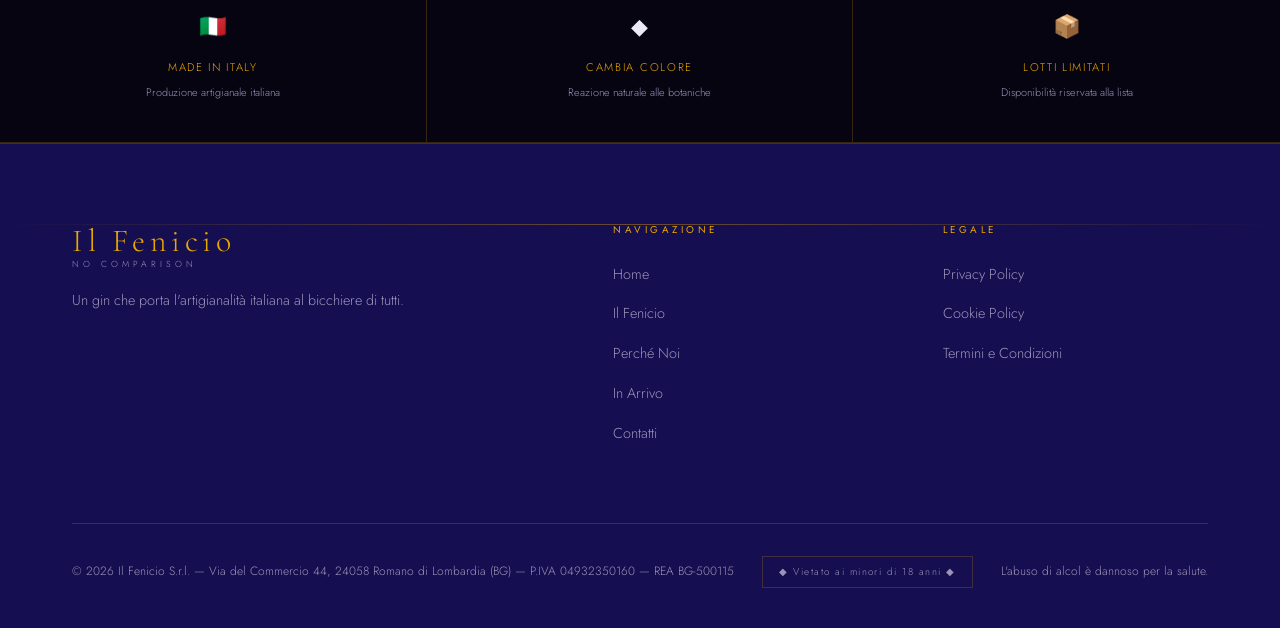
<file: shop.html>
<!DOCTYPE html>
<html lang="it">
<head>
  <!-- Google tag (gtag.js) -->
  <script async src="https://www.googletagmanager.com/gtag/js?id=G-PS4LVTMPPV"></script>
  <script>
    window.dataLayer = window.dataLayer || [];
    function gtag(){dataLayer.push(arguments);}
    gtag('js', new Date());
    gtag('config', 'G-PS4LVTMPPV');
  </script>
  <meta charset="UTF-8">
  <meta name="viewport" content="width=device-width, initial-scale=1.0">
  <title>In Arrivo — Il Fenicio Gin</title>
  <meta name="description" content="Il Fenicio Gin sta arrivando. Iscriviti alla lista d'attesa per essere il primo a sapere quando puoi acquistarlo.">
  <meta property="og:title" content="In Arrivo — Il Fenicio Gin">
  <meta property="og:description" content="Il gin premium italiano che cambia colore. In arrivo presto.">
  <meta property="og:type" content="website">
  <meta property="og:image" content="https://ilfeniciogin.it/img/og-image.jpg">
  <meta property="og:url" content="https://ilfeniciogin.it/shop.html">
  <meta name="theme-color" content="#070412">
  <link rel="canonical" href="https://ilfeniciogin.it/shop.html">
  <link rel="icon" href="data:image/svg+xml,<svg xmlns='http://www.w3.org/2000/svg' viewBox='0 0 100 100'><text y='.9em' font-size='90'>🍸</text></svg>">
  <link rel="stylesheet" href="css/fonts.css">
  <link rel="stylesheet" href="css/style.css">
  <style>
    /* ── COMING SOON HERO ── */
    .cs-hero {
      padding: 14rem 0 8rem;
      text-align: center;
      position: relative;
      overflow: hidden;
      border-bottom: 1px solid var(--border);
    }
    .cs-hero::before {
      content: '';
      position: absolute;
      inset: 0;
      background: radial-gradient(ellipse 80% 60% at 50% 0%, rgba(42,24,128,0.45) 0%, transparent 70%);
      pointer-events: none;
    }
    .cs-eyebrow {
      font-size: 0.65rem;
      letter-spacing: 0.4em;
      text-transform: uppercase;
      color: var(--gold);
      margin-bottom: 1.5rem;
    }
    .cs-hero h1 {
      color: var(--white);
      margin-bottom: 1.2rem;
    }
    .cs-hero-sub {
      font-size: 0.9rem;
      color: var(--muted);
      letter-spacing: 0.08em;
      max-width: 440px;
      margin: 0 auto;
    }

    /* ── MAIN GRID ── */
    .cs-main {
      padding: 8rem 0;
    }
    .cs-grid {
      display: grid;
      grid-template-columns: 1fr 1fr;
      gap: 7rem;
      align-items: center;
    }

    /* ── BOTTLE ── */
    .cs-bottle-wrap {
      position: sticky;
      top: 8rem;
    }
    .cs-bottle-box {
      background: rgba(42,24,128,0.08);
      border: 1px solid var(--border);
      border-radius: 4px;
      aspect-ratio: 3/4;
      display: flex;
      align-items: center;
      justify-content: center;
      overflow: hidden;
    }
    .cs-bottle-box img {
      width: 100%;
      height: 100%;
      object-fit: contain;
      padding: 2.5rem;
    }
    .cs-bottle-note {
      margin-top: 1rem;
      font-size: 0.65rem;
      color: var(--muted);
      text-align: center;
      letter-spacing: 0.05em;
    }

    /* ── INFO PANEL ── */
    .cs-label {
      font-size: 0.6rem;
      letter-spacing: 0.3em;
      text-transform: uppercase;
      color: var(--gold);
      margin-bottom: 0.6rem;
    }
    .cs-title {
      font-family: var(--font-display);
      font-size: clamp(2.8rem, 4vw, 4.5rem);
      font-weight: 300;
      color: var(--white);
      line-height: 1.05;
      margin-bottom: 1rem;
    }
    .cs-desc {
      font-size: 0.88rem;
      color: var(--muted);
      line-height: 1.8;
      margin-bottom: 2.5rem;
    }

    /* ── SPECS ── */
    .cs-specs {
      display: flex;
      gap: 0;
      border: 1px solid var(--border);
      margin-bottom: 3rem;
    }
    .cs-spec {
      flex: 1;
      text-align: center;
      padding: 1rem 0.5rem;
      border-right: 1px solid var(--border);
    }
    .cs-spec:last-child { border-right: none; }
    .cs-spec-val {
      font-family: var(--font-display);
      font-size: 1.4rem;
      color: var(--gold);
      display: block;
    }
    .cs-spec-lbl {
      font-size: 0.55rem;
      letter-spacing: 0.18em;
      text-transform: uppercase;
      color: var(--muted);
      margin-top: 0.2rem;
      display: block;
    }

    /* ── WAITLIST FORM ── */
    .cs-form-title {
      font-size: 0.6rem;
      letter-spacing: 0.25em;
      text-transform: uppercase;
      color: var(--gold);
      margin-bottom: 1rem;
    }
    .cs-form-note {
      font-size: 0.68rem;
      color: var(--muted);
      line-height: 1.6;
      margin: -0.4rem 0 1.2rem;
      max-width: none;
    }
    .btn-waitlist {
      display: flex;
      align-items: center;
      justify-content: center;
      gap: 0.8rem;
      width: 100%;
      padding: 1.1rem 2rem;
      background: var(--gold);
      color: var(--deep);
      font-family: var(--font-body);
      font-size: 0.78rem;
      font-weight: 500;
      letter-spacing: 0.2em;
      text-transform: uppercase;
      border: none;
      cursor: pointer;
      transition: all var(--ease);
    }
    .btn-waitlist:hover {
      background: var(--gold-light);
    }
    .btn-waitlist:disabled {
      opacity: 0.5;
      cursor: default;
    }

    /* ── FEATURES STRIP ── */
    .cs-features {
      display: grid;
      grid-template-columns: repeat(3, 1fr);
      border-top: 1px solid var(--border);
      border-bottom: 1px solid var(--border);
    }
    .cs-feature {
      padding: 2.5rem 2rem;
      text-align: center;
      border-right: 1px solid var(--border);
    }
    .cs-feature:last-child { border-right: none; }
    .cs-feature-icon {
      font-size: 1.4rem;
      margin-bottom: 0.8rem;
    }
    .cs-feature-title {
      font-size: 0.7rem;
      letter-spacing: 0.15em;
      text-transform: uppercase;
      color: var(--gold);
      margin-bottom: 0.4rem;
    }
    .cs-feature-sub {
      font-size: 0.68rem;
      color: var(--muted);
    }

    /* ── SUCCESS STATE ── */
    .cs-success {
      display: none;
      padding: 2rem;
      border: 1px solid var(--gold);
      background: rgba(232,168,0,0.06);
      text-align: center;
    }
    .cs-success-title {
      font-family: var(--font-display);
      font-size: 1.4rem;
      color: var(--gold);
      margin-bottom: 0.5rem;
    }
    .cs-success-sub {
      font-size: 0.8rem;
      color: var(--muted);
    }

    /* ── RESPONSIVE ── */
    @media (max-width: 768px) {
      .cs-grid {
        grid-template-columns: 1fr;
        gap: 4rem;
      }
      .cs-bottle-wrap {
        position: static;
      }
      .cs-features {
        grid-template-columns: 1fr;
      }
      .cs-feature {
        border-right: none;
        border-bottom: 1px solid var(--border);
      }
      .cs-feature:last-child { border-bottom: none; }
    }
  </style>
</head>
<body>

  <nav class="nav">
    <a href="index.html" class="nav-logo">Il Fenicio <span>Established 2026</span></a>
    <button class="nav-toggle" aria-label="Apri menu"><span></span><span></span><span></span></button>
    <ul class="nav-links">
      <li><a href="index.html">Home</a></li>
      <li><a href="il-gin.html">Il Fenicio</a></li>
      <li><a href="perche-noi.html">Perché Noi</a></li>
      <li><a href="shop.html" class="active nav-shop">In Arrivo</a></li>
      <li><a href="contatti.html">Contatti</a></li>
    </ul>
  </nav>

  <!-- HERO -->
  <div class="cs-hero">
    <div class="container">
      <div class="cs-eyebrow">◆ &nbsp; Lancio in preparazione &nbsp; ◆</div>
      <h1>Sta <em style="color:var(--gold);font-style:italic">arrivando.</em></h1>
      <p class="cs-hero-sub">Il gin premium italiano che cambia colore. Stiamo completando le ultime fasi prima del lancio.</p>
    </div>
  </div>

  <!-- MAIN -->
  <section class="cs-main">
    <div class="container">
      <div class="cs-grid">

        <!-- BOTTIGLIA -->
        <div class="cs-bottle-wrap reveal">
          <div class="cs-bottle-box">
            <img src="img/bottiglia.webp" alt="Il Fenicio Gin — 700ml 40% vol" loading="lazy">
          </div>
          <p class="cs-bottle-note">700ml · Gin Premium · Made in Italy</p>
        </div>

        <!-- INFO + FORM -->
        <div class="reveal delay-1">
          <div class="cs-label">Gin Premium · Made in Italy</div>
          <div class="cs-title">Il Fenicio<br>Gin</div>
          <p class="cs-desc">Un gin artigianale italiano che cambia colore nel bicchiere. Botaniche selezionate dal Mediterraneo, lotti limitati, zero compromessi.<br><br>Stiamo completando le autorizzazioni e la prima produzione. Iscriviti alla lista d'attesa: sarai il primo a sapere quando sarà disponibile e avrai accesso prioritario al lancio.</p>

          <div class="cs-specs">
            <div class="cs-spec">
              <span class="cs-spec-val">700</span>
              <span class="cs-spec-lbl">ml</span>
            </div>
            <div class="cs-spec">
              <span class="cs-spec-val">40%</span>
              <span class="cs-spec-lbl">vol</span>
            </div>
            <div class="cs-spec">
              <span class="cs-spec-val">100%</span>
              <span class="cs-spec-lbl">artigianale</span>
            </div>
            <div class="cs-spec">
              <span class="cs-spec-val">IT</span>
              <span class="cs-spec-lbl">origine</span>
            </div>
          </div>

          <!-- FORM LISTA D'ATTESA -->
          <div id="cs-form-wrap">
            <div class="cs-form-title">◆ &nbsp; Avvisami al lancio</div>
            <form id="cs-waitlist-form" action="https://api.web3forms.com/submit" method="POST">
              <input type="hidden" name="access_key" value="f5e52835-49c0-42bb-b066-ba8b397bc527">
              <input type="hidden" name="subject" value="Lista d'attesa — Il Fenicio Gin">
              <input type="checkbox" name="botcheck" style="display:none">
              <div class="form-group">
                <label for="wl-email">La tua email</label>
                <input type="email" id="wl-email" name="email" placeholder="la.tua@email.it" required>
              </div>
              <p class="cs-form-note">
                Iscrivendoti dichiari di avere almeno 18 anni e accetti la <a href="privacy.html" style="color:var(--gold);text-decoration:underline">Privacy Policy</a>. Ti scriveremo esclusivamente per il lancio. Niente spam.
              </p>
              <button type="submit" class="btn-waitlist" id="cs-submit-btn">
                Iscriviti alla lista d'attesa &nbsp;◆
              </button>
            </form>
          </div>

          <!-- STATO SUCCESSO -->
          <div class="cs-success" id="cs-success">
            <div class="cs-success-title">Sei dentro ◆</div>
            <p class="cs-success-sub">Ti avviseremo non appena Il Fenicio sarà disponibile. Grazie per la fiducia.</p>
          </div>

        </div>

      </div>
    </div>
  </section>

  <!-- FEATURES STRIP -->
  <div class="cs-features">
    <div class="cs-feature reveal">
      <div class="cs-feature-icon">🇮🇹</div>
      <div class="cs-feature-title">Made in Italy</div>
      <div class="cs-feature-sub">Produzione artigianale italiana</div>
    </div>
    <div class="cs-feature reveal delay-1">
      <div class="cs-feature-icon">◆</div>
      <div class="cs-feature-title">Cambia colore</div>
      <div class="cs-feature-sub">Reazione naturale alle botaniche</div>
    </div>
    <div class="cs-feature reveal delay-2">
      <div class="cs-feature-icon">📦</div>
      <div class="cs-feature-title">Lotti limitati</div>
      <div class="cs-feature-sub">Disponibilità riservata alla lista</div>
    </div>
  </div>

  <footer>
    <div class="container">
      <div class="footer-grid">
        <div class="footer-brand">
          <div class="footer-brand-logo">Il Fenicio <span>No Comparison</span></div>
          <p>Un gin che porta l'artigianalità italiana al bicchiere di tutti.</p>
        </div>
        <div class="footer-col">
          <h4>Navigazione</h4>
          <ul>
            <li><a href="index.html">Home</a></li>
            <li><a href="il-gin.html">Il Fenicio</a></li>
            <li><a href="perche-noi.html">Perché Noi</a></li>
            <li><a href="shop.html">In Arrivo</a></li>
            <li><a href="contatti.html">Contatti</a></li>
          </ul>
        </div>
        <div class="footer-col">
          <h4>Legale</h4>
          <ul>
            <li><a href="privacy.html">Privacy Policy</a></li>
            <li><a href="cookie-policy.html">Cookie Policy</a></li>
            <li><a href="termini.html">Termini e Condizioni</a></li>
          </ul>
        </div>
      </div>
      <div class="footer-bottom">
        <p>© 2026 Il Fenicio S.r.l. — Via del Commercio 44, 24058 Romano di Lombardia (BG) — P.IVA 04932350160 — REA BG-500115</p>
        <span class="age-badge">◆ Vietato ai minori di 18 anni ◆</span>
        <p>L'abuso di alcol è dannoso per la salute.</p>
      </div>
    </div>
  </footer>

  <!-- AGE GATE -->
  <div id="age-gate">
    <div class="age-gate-logo">Il Fenicio <span>Gin Premium Italiano</span></div>
    <div class="age-gate-divider"></div>
    <p class="age-gate-title">Hai compiuto 18 anni?</p>
    <p class="age-gate-sub">Per accedere devi essere maggiorenne</p>
    <div class="age-gate-btns">
      <button id="age-gate-yes" class="btn btn-gold">Sì, ho 18 anni</button>
      <button id="age-gate-no" class="btn">No, esci</button>
    </div>
    <p class="age-gate-legal">Entrando dichiari di avere almeno 18 anni e di accettare i termini di utilizzo. L'abuso di alcol è dannoso per la salute.</p>
  </div>

  <script src="js/main.js"></script>
  <script>
    (function(){
      var form = document.getElementById('cs-waitlist-form');
      if(!form) return;
      form.addEventListener('submit', async function(e){
        e.preventDefault();
        var btn = document.getElementById('cs-submit-btn');
        btn.textContent = 'Iscrizione in corso...';
        btn.disabled = true;
        var data = new FormData(form);
        try {
          var res = await fetch('https://api.web3forms.com/submit', {method:'POST', body:data});
          var json = await res.json();
          if(json.success){
            document.getElementById('cs-form-wrap').style.display = 'none';
            document.getElementById('cs-success').style.display = 'block';
          } else {
            btn.textContent = 'Errore, riprova';
            btn.disabled = false;
          }
        } catch(err) {
          btn.textContent = 'Errore, riprova';
          btn.disabled = false;
        }
      });
    })();
  </script>

  <!-- COOKIE BANNER -->
  <div id="cookie-banner" style="display:none">
    <p>Utilizziamo cookie tecnici necessari al funzionamento del sito. Per maggiori informazioni consulta la nostra <a href="cookie-policy.html">Cookie Policy</a>.</p>
    <div class="cookie-btns">
      <button id="cookie-accept">Accetta</button>
      <button id="cookie-reject">Rifiuta</button>
    </div>
  </div>
  <script>
    (function(){
      if(!localStorage.getItem('fenicio_cookie')){
        document.getElementById('cookie-banner').style.display='flex';
      }
      document.getElementById('cookie-accept').onclick=function(){
        localStorage.setItem('fenicio_cookie','accepted');
        document.getElementById('cookie-banner').style.display='none';
      };
      document.getElementById('cookie-reject').onclick=function(){
        localStorage.setItem('fenicio_cookie','rejected');
        document.getElementById('cookie-banner').style.display='none';
      };
    })();
  </script>
</body>
</html>
</file>
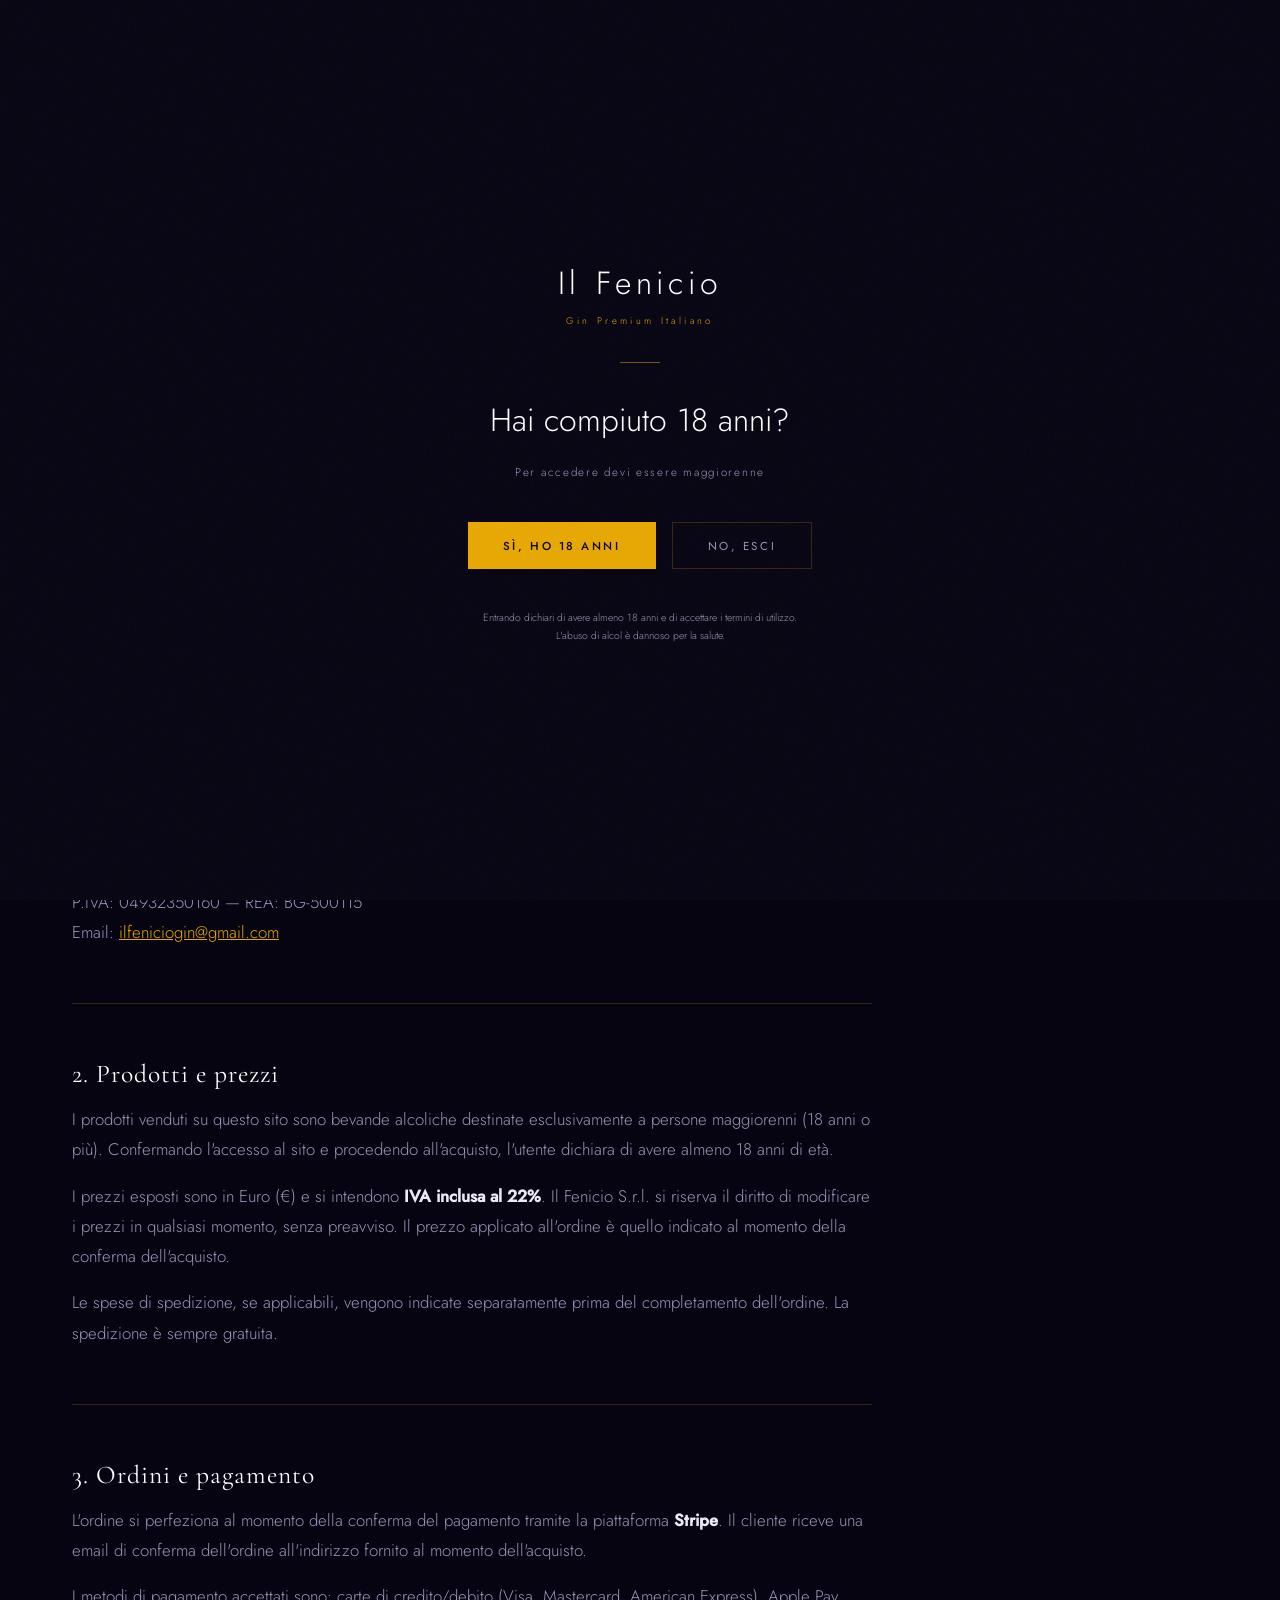
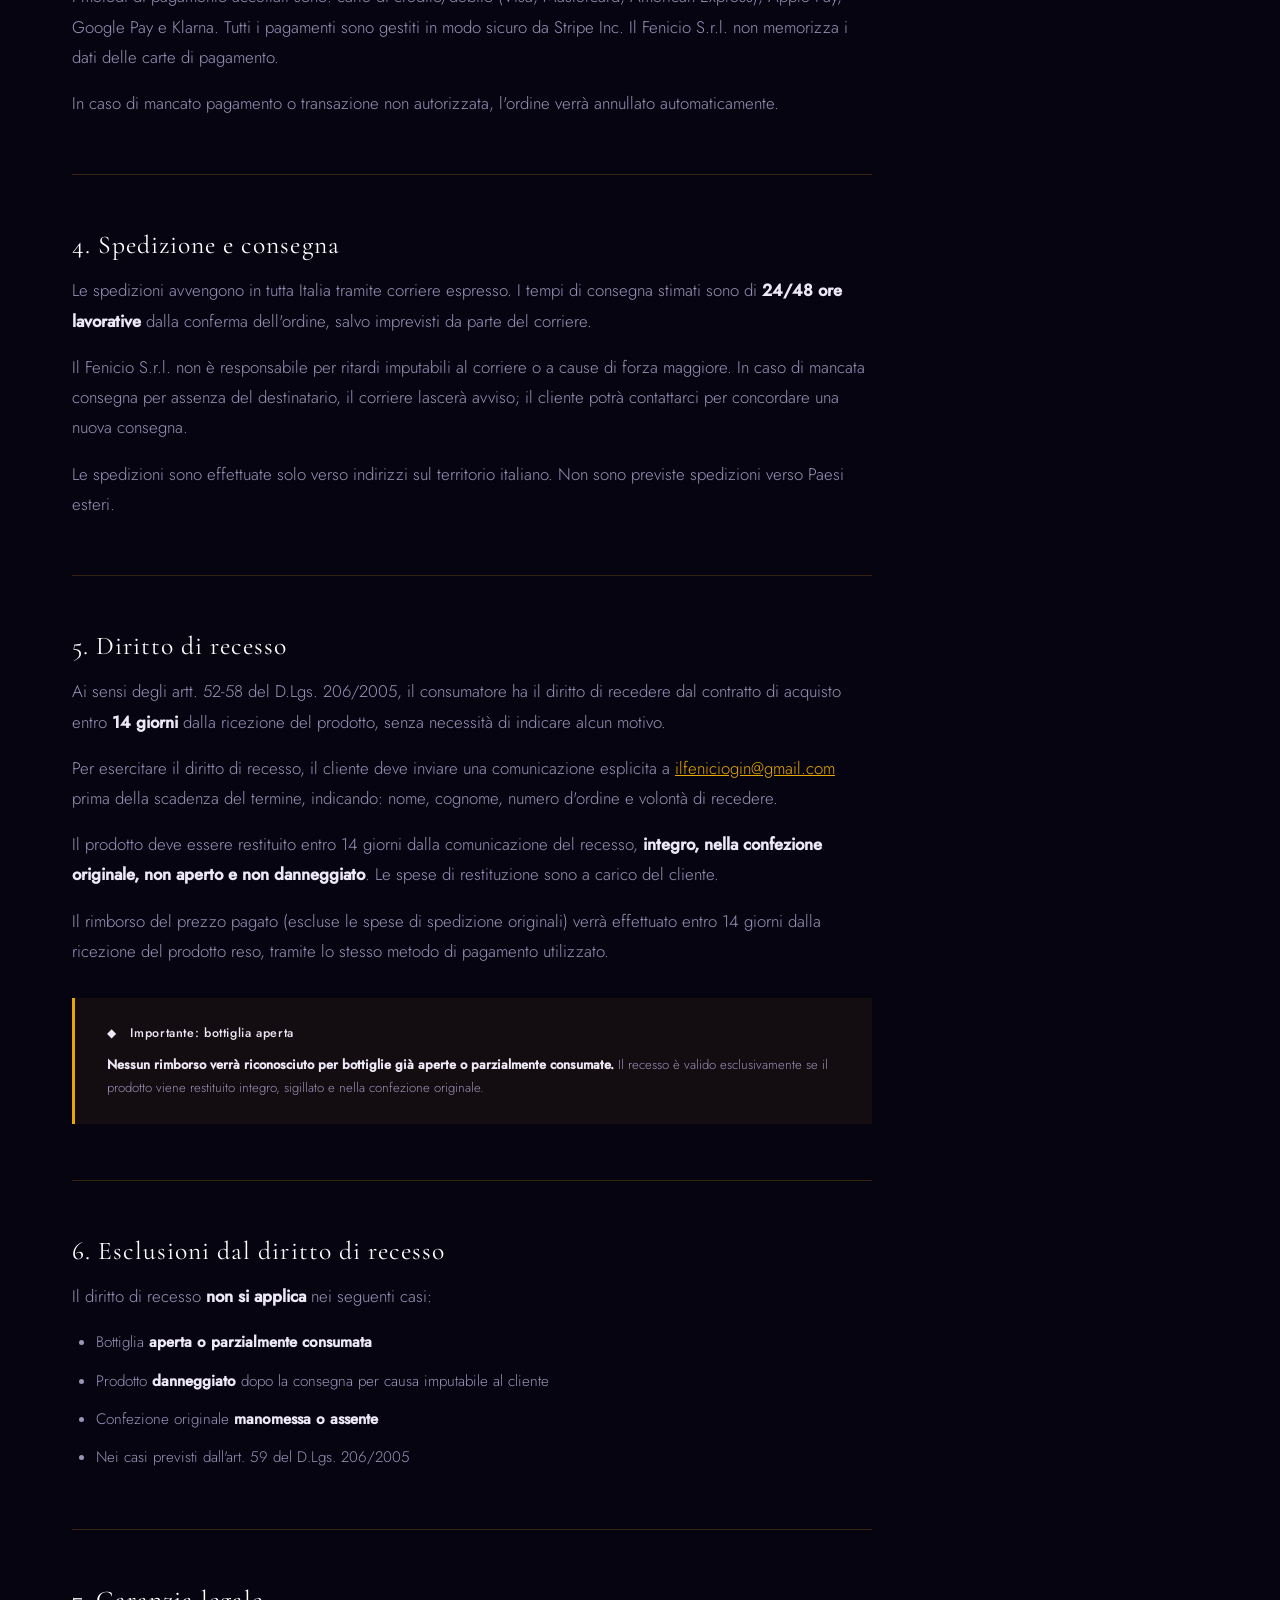
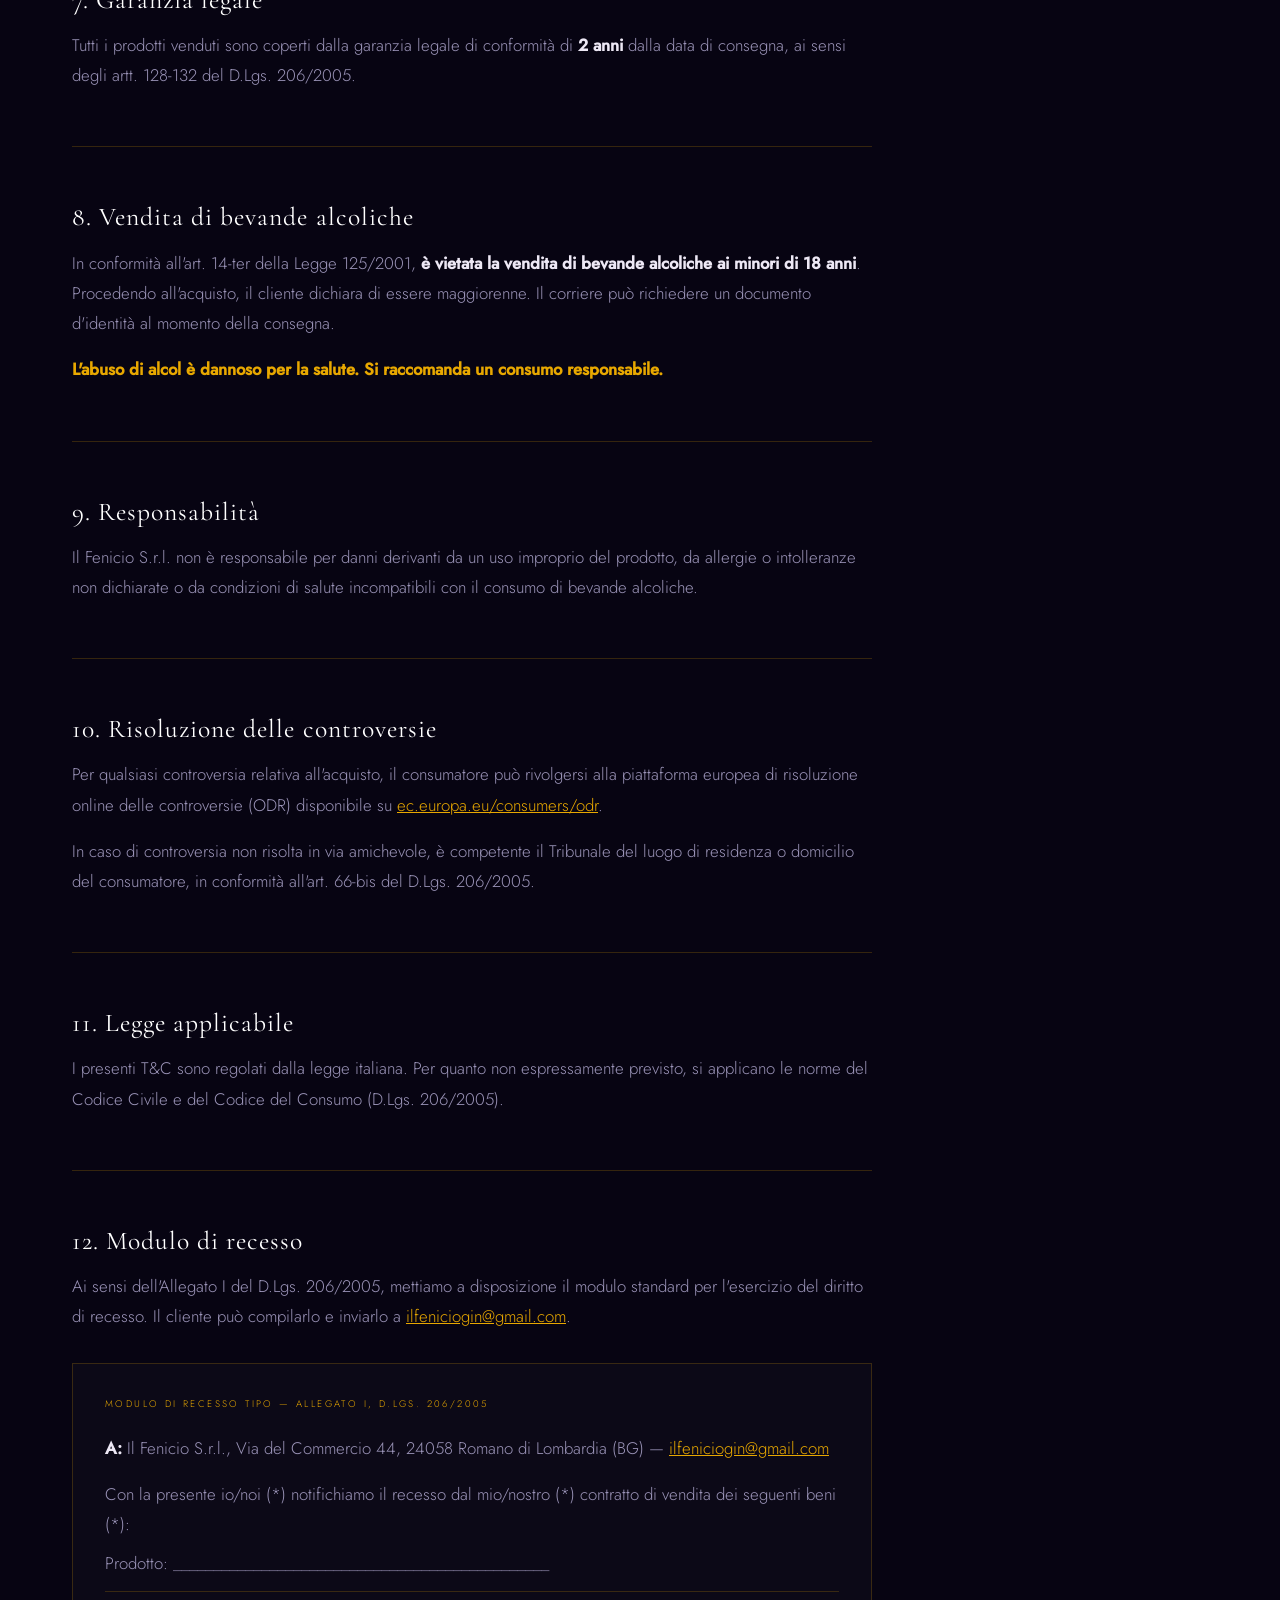
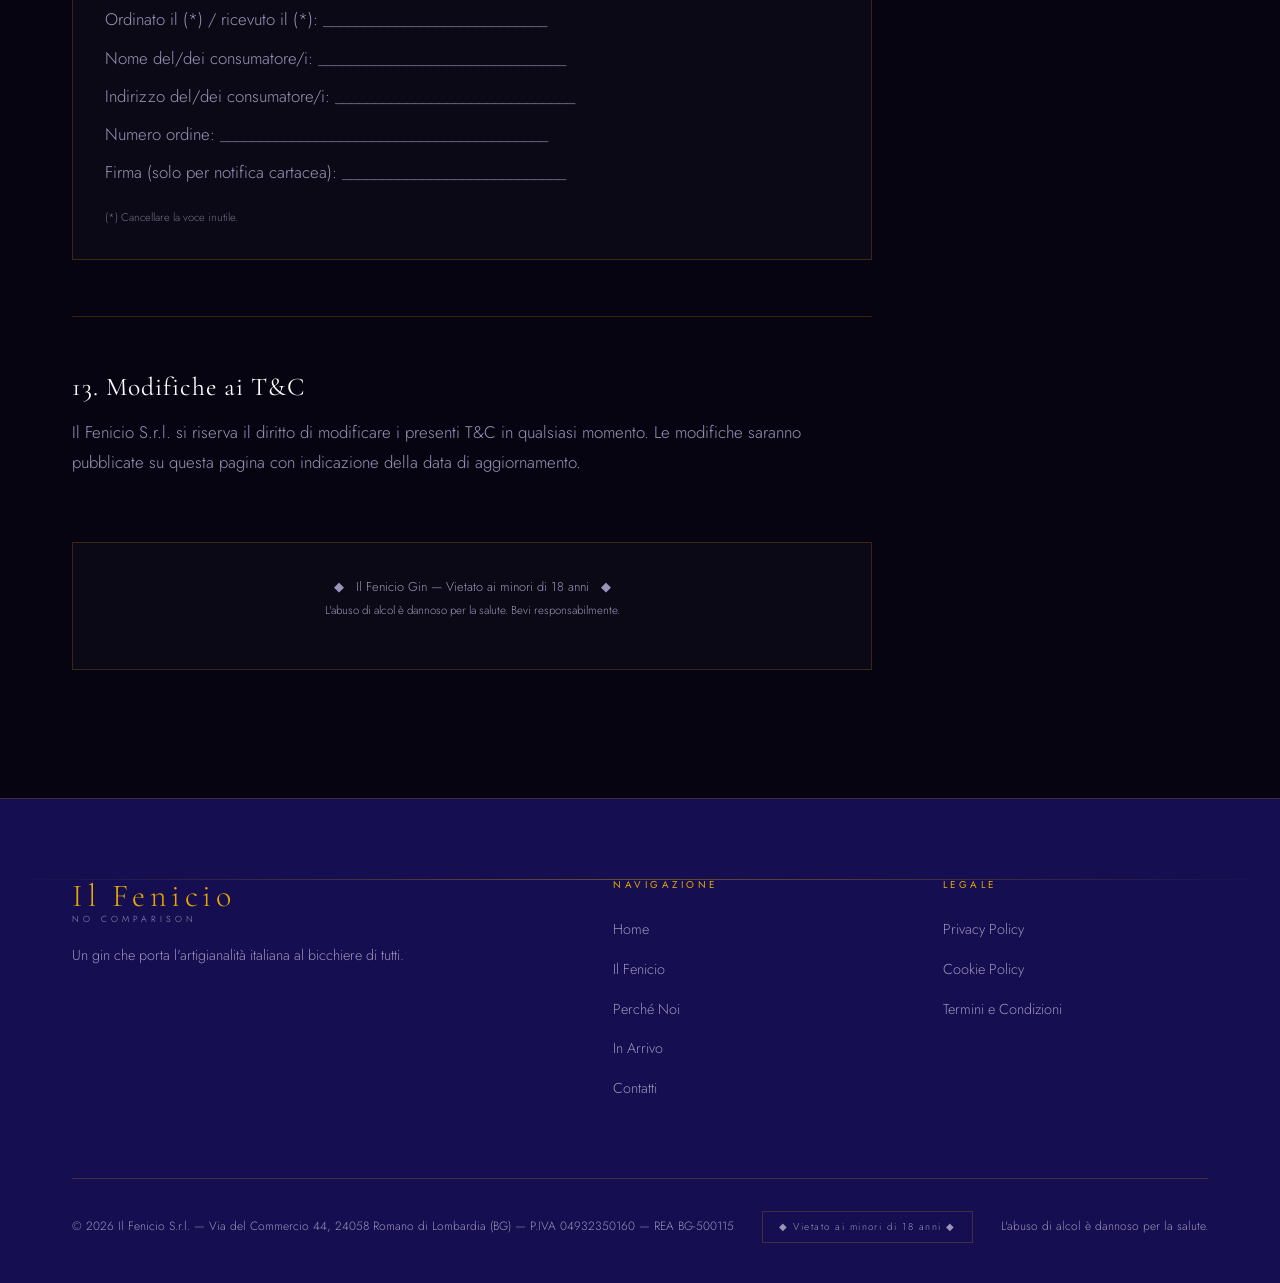
<file: termini.html>
﻿<!DOCTYPE html>
<html lang="it">
<head>
  <!-- Google tag (gtag.js) -->
  <script async src="https://www.googletagmanager.com/gtag/js?id=G-PS4LVTMPPV"></script>
  <script>
    window.dataLayer = window.dataLayer || [];
    function gtag(){dataLayer.push(arguments);}
    gtag('js', new Date());
    gtag('config', 'G-PS4LVTMPPV');
  </script>
  <meta charset="UTF-8">
  <meta name="viewport" content="width=device-width, initial-scale=1.0">
  <title>Termini e Condizioni — Il Fenicio</title>
  <meta name="description" content="Termini e Condizioni di Vendita di Il Fenicio Gin. Acquisto online, spedizione, recesso e rimborsi.">
  <meta property="og:title" content="Termini e Condizioni — Il Fenicio">
  <meta property="og:description" content="Termini e Condizioni di Vendita di Il Fenicio Gin. Acquisto online, spedizione, recesso e rimborsi.">
  <meta property="og:type" content="website">
  <meta property="og:image" content="https://ilfeniciogin.it/img/og-image.jpg">
  <meta property="og:url" content="https://ilfeniciogin.it/termini.html">
  <meta name="theme-color" content="#070412">
  <link rel="canonical" href="https://ilfeniciogin.it/termini.html">
  <link rel="icon" href="data:image/svg+xml,<svg xmlns='http://www.w3.org/2000/svg' viewBox='0 0 100 100'><text y='.9em' font-size='90'>🍸</text></svg>">
  <link rel="stylesheet" href="css/fonts.css">
  <link rel="stylesheet" href="css/style.css">
</head>
<body>

  <nav class="nav">
    <a href="index.html" class="nav-logo">Il Fenicio <span>Established 2026</span></a>
    <button class="nav-toggle" aria-label="Apri menu"><span></span><span></span><span></span></button>
    <ul class="nav-links">
      <li><a href="index.html">Home</a></li>
      <li><a href="il-gin.html">Il Fenicio</a></li>
      <li><a href="perche-noi.html">Perché Noi</a></li>
      <li><a href="shop.html" class="nav-shop">In Arrivo</a></li>
      <li><a href="contatti.html">Contatti</a></li>
    </ul>
  </nav>

  <div class="page-hero">
    <div class="page-hero-bg"></div>
    <div class="container page-hero-content">
      <span class="section-label">Legale</span>
      <h1 style="color:var(--white)">Termini e Condizioni</h1>
    </div>
  </div>

  <section>
    <div class="container">
      <div class="privacy-content reveal">

        <p>Ultimo aggiornamento: Settembre 2026</p>
        <p style="margin-top:1rem">
          I presenti Termini e Condizioni di Vendita (di seguito "T&C") regolano l'acquisto di prodotti tramite il sito web <strong style="color:var(--off-white)">ilfeniciogin.it</strong>, gestito da <strong style="color:var(--off-white)">Il Fenicio S.r.l.</strong>, in conformità al D.Lgs. 206/2005 (Codice del Consumo) e al D.Lgs. 70/2003 (E-Commerce).
        </p>

        <h2>1. Venditore</h2>
        <p>
          <strong style="color:var(--off-white)">Il Fenicio S.r.l.</strong><br>
          Sede legale: Via del Commercio 44, 24058 Romano di Lombardia (BG)<br>
          P.IVA: 04932350160 — REA: BG-500115<br>
          Email: <a href="mailto:ilfeniciogin@gmail.com">ilfeniciogin@gmail.com</a>
        </p>

        <h2>2. Prodotti e prezzi</h2>
        <p>
          I prodotti venduti su questo sito sono bevande alcoliche destinate esclusivamente a persone maggiorenni (18 anni o più). Confermando l'accesso al sito e procedendo all'acquisto, l'utente dichiara di avere almeno 18 anni di età.
        </p>
        <p style="margin-top:1rem">
          I prezzi esposti sono in Euro (€) e si intendono <strong style="color:var(--off-white)">IVA inclusa al 22%</strong>. Il Fenicio S.r.l. si riserva il diritto di modificare i prezzi in qualsiasi momento, senza preavviso. Il prezzo applicato all'ordine è quello indicato al momento della conferma dell'acquisto.
        </p>
        <p style="margin-top:1rem">
          Le spese di spedizione, se applicabili, vengono indicate separatamente prima del completamento dell'ordine. La spedizione è sempre gratuita.
        </p>

        <h2>3. Ordini e pagamento</h2>
        <p>
          L'ordine si perfeziona al momento della conferma del pagamento tramite la piattaforma <strong style="color:var(--off-white)">Stripe</strong>. Il cliente riceve una email di conferma dell'ordine all'indirizzo fornito al momento dell'acquisto.
        </p>
        <p style="margin-top:1rem">
          I metodi di pagamento accettati sono: carte di credito/debito (Visa, Mastercard, American Express), Apple Pay, Google Pay e Klarna. Tutti i pagamenti sono gestiti in modo sicuro da Stripe Inc. Il Fenicio S.r.l. non memorizza i dati delle carte di pagamento.
        </p>
        <p style="margin-top:1rem">
          In caso di mancato pagamento o transazione non autorizzata, l'ordine verrà annullato automaticamente.
        </p>

        <h2>4. Spedizione e consegna</h2>
        <p>
          Le spedizioni avvengono in tutta Italia tramite corriere espresso. I tempi di consegna stimati sono di <strong style="color:var(--off-white)">24/48 ore lavorative</strong> dalla conferma dell'ordine, salvo imprevisti da parte del corriere.
        </p>
        <p style="margin-top:1rem">
          Il Fenicio S.r.l. non è responsabile per ritardi imputabili al corriere o a cause di forza maggiore. In caso di mancata consegna per assenza del destinatario, il corriere lascerà avviso; il cliente potrà contattarci per concordare una nuova consegna.
        </p>
        <p style="margin-top:1rem">
          Le spedizioni sono effettuate solo verso indirizzi sul territorio italiano. Non sono previste spedizioni verso Paesi esteri.
        </p>

        <h2>5. Diritto di recesso</h2>
        <p>
          Ai sensi degli artt. 52-58 del D.Lgs. 206/2005, il consumatore ha il diritto di recedere dal contratto di acquisto entro <strong style="color:var(--off-white)">14 giorni</strong> dalla ricezione del prodotto, senza necessità di indicare alcun motivo.
        </p>
        <p style="margin-top:1rem">
          Per esercitare il diritto di recesso, il cliente deve inviare una comunicazione esplicita a <a href="mailto:ilfeniciogin@gmail.com">ilfeniciogin@gmail.com</a> prima della scadenza del termine, indicando: nome, cognome, numero d'ordine e volontà di recedere.
        </p>
        <p style="margin-top:1rem">
          Il prodotto deve essere restituito entro 14 giorni dalla comunicazione del recesso, <strong style="color:var(--off-white)">integro, nella confezione originale, non aperto e non danneggiato</strong>. Le spese di restituzione sono a carico del cliente.
        </p>
        <p style="margin-top:1rem">
          Il rimborso del prezzo pagato (escluse le spese di spedizione originali) verrà effettuato entro 14 giorni dalla ricezione del prodotto reso, tramite lo stesso metodo di pagamento utilizzato.
        </p>

        <div style="margin:2rem 0; padding:1.5rem 2rem; border-left:3px solid var(--gold); background:rgba(232,168,0,0.05)">
          <p style="font-size:0.78rem; color:var(--off-white); font-weight:500; letter-spacing:0.05em; max-width:none; margin-bottom:0.5rem">
            ◆ &nbsp; Importante: bottiglia aperta
          </p>
          <p style="font-size:0.82rem; color:var(--muted); max-width:none; margin:0">
            <strong style="color:var(--off-white)">Nessun rimborso verrà riconosciuto per bottiglie già aperte o parzialmente consumate.</strong> Il recesso è valido esclusivamente se il prodotto viene restituito integro, sigillato e nella confezione originale.
          </p>
        </div>

        <h2>6. Esclusioni dal diritto di recesso</h2>
        <p>Il diritto di recesso <strong style="color:var(--off-white)">non si applica</strong> nei seguenti casi:</p>
        <ul style="margin-top:0.8rem; padding-left:1.5rem; color:var(--muted); font-size:0.85rem; line-height:2">
          <li>Bottiglia <strong style="color:var(--off-white)">aperta o parzialmente consumata</strong></li>
          <li>Prodotto <strong style="color:var(--off-white)">danneggiato</strong> dopo la consegna per causa imputabile al cliente</li>
          <li>Confezione originale <strong style="color:var(--off-white)">manomessa o assente</strong></li>
          <li>Nei casi previsti dall'art. 59 del D.Lgs. 206/2005</li>
        </ul>

        <h2>7. Garanzia legale</h2>
        <p>
          Tutti i prodotti venduti sono coperti dalla garanzia legale di conformità di <strong style="color:var(--off-white)">2 anni</strong> dalla data di consegna, ai sensi degli artt. 128-132 del D.Lgs. 206/2005.
        </p>

        <h2>8. Vendita di bevande alcoliche</h2>
        <p>
          In conformità all'art. 14-ter della Legge 125/2001, <strong style="color:var(--off-white)">è vietata la vendita di bevande alcoliche ai minori di 18 anni</strong>. Procedendo all'acquisto, il cliente dichiara di essere maggiorenne. Il corriere può richiedere un documento d'identità al momento della consegna.
        </p>
        <p style="margin-top:1rem">
          <strong style="color:var(--gold)">L'abuso di alcol è dannoso per la salute. Si raccomanda un consumo responsabile.</strong>
        </p>

        <h2>9. Responsabilità</h2>
        <p>
          Il Fenicio S.r.l. non è responsabile per danni derivanti da un uso improprio del prodotto, da allergie o intolleranze non dichiarate o da condizioni di salute incompatibili con il consumo di bevande alcoliche.
        </p>

        <h2>10. Risoluzione delle controversie</h2>
        <p>
          Per qualsiasi controversia relativa all'acquisto, il consumatore può rivolgersi alla piattaforma europea di risoluzione online delle controversie (ODR) disponibile su <a href="https://ec.europa.eu/consumers/odr" target="_blank" rel="noopener">ec.europa.eu/consumers/odr</a>.
        </p>
        <p style="margin-top:1rem">
          In caso di controversia non risolta in via amichevole, è competente il Tribunale del luogo di residenza o domicilio del consumatore, in conformità all'art. 66-bis del D.Lgs. 206/2005.
        </p>

        <h2>11. Legge applicabile</h2>
        <p>
          I presenti T&C sono regolati dalla legge italiana. Per quanto non espressamente previsto, si applicano le norme del Codice Civile e del Codice del Consumo (D.Lgs. 206/2005).
        </p>

        <h2>12. Modulo di recesso</h2>
        <p>
          Ai sensi dell'Allegato I del D.Lgs. 206/2005, mettiamo a disposizione il modulo standard per l'esercizio del diritto di recesso. Il cliente può compilarlo e inviarlo a <a href="mailto:ilfeniciogin@gmail.com">ilfeniciogin@gmail.com</a>.
        </p>

        <div style="margin:2rem 0; padding:2rem; border:1px solid var(--border); background:rgba(255,255,255,0.02); font-size:0.82rem; line-height:1.9; color:var(--muted)">
          <p style="font-size:0.6rem; letter-spacing:0.25em; text-transform:uppercase; color:var(--gold); max-width:none; margin-bottom:1.2rem">Modulo di recesso tipo — Allegato I, D.Lgs. 206/2005</p>
          <p style="max-width:none; margin-bottom:1rem">
            <strong style="color:var(--off-white)">A:</strong> Il Fenicio S.r.l., Via del Commercio 44, 24058 Romano di Lombardia (BG) — <a href="mailto:ilfeniciogin@gmail.com">ilfeniciogin@gmail.com</a>
          </p>
          <p style="max-width:none; margin-bottom:0.5rem">Con la presente io/noi (*) notifichiamo il recesso dal mio/nostro (*) contratto di vendita dei seguenti beni (*):</p>
          <p style="max-width:none; border-bottom:1px solid var(--border); padding-bottom:0.8rem; margin-bottom:0.8rem">Prodotto: _______________________________________________</p>
          <p style="max-width:none; margin-bottom:0.5rem">Ordinato il (*) / ricevuto il (*): ____________________________</p>
          <p style="max-width:none; margin-bottom:0.5rem">Nome del/dei consumatore/i: _______________________________</p>
          <p style="max-width:none; margin-bottom:0.5rem">Indirizzo del/dei consumatore/i: ______________________________</p>
          <p style="max-width:none; margin-bottom:0.5rem">Numero ordine: _________________________________________</p>
          <p style="max-width:none; margin-bottom:1.2rem">Firma (solo per notifica cartacea): ____________________________</p>
          <p style="max-width:none; margin-bottom:0; font-size:0.7rem; color:var(--muted); opacity:0.7">(*) Cancellare la voce inutile.</p>
        </div>

        <h2>13. Modifiche ai T&C</h2>
        <p>
          Il Fenicio S.r.l. si riserva il diritto di modificare i presenti T&C in qualsiasi momento. Le modifiche saranno pubblicate su questa pagina con indicazione della data di aggiornamento.
        </p>

        <div style="margin-top:4rem; padding:2rem; border:1px solid var(--border); background:rgba(255,255,255,0.02)">
          <p style="font-size:0.8rem; color:var(--muted); max-width:none; text-align:center">
            ◆ &nbsp; Il Fenicio Gin — Vietato ai minori di 18 anni &nbsp; ◆<br>
            <span style="font-size:0.72rem">L'abuso di alcol è dannoso per la salute. Bevi responsabilmente.</span>
          </p>
        </div>

      </div>
    </div>
  </section>

  <footer>
    <div class="container">
      <div class="footer-grid">
        <div class="footer-brand">
          <div class="footer-brand-logo">Il Fenicio <span>No Comparison</span></div>
          <p>Un gin che porta l'artigianalità italiana al bicchiere di tutti.</p>
        </div>
        <div class="footer-col">
          <h4>Navigazione</h4>
          <ul>
            <li><a href="index.html">Home</a></li>
            <li><a href="il-gin.html">Il Fenicio</a></li>
            <li><a href="perche-noi.html">Perché Noi</a></li>
            <li><a href="shop.html">In Arrivo</a></li>
            <li><a href="contatti.html">Contatti</a></li>
          </ul>
        </div>
        <div class="footer-col">
          <h4>Legale</h4>
          <ul>
            <li><a href="privacy.html">Privacy Policy</a></li>
            <li><a href="cookie-policy.html">Cookie Policy</a></li>
            <li><a href="termini.html">Termini e Condizioni</a></li>
          </ul>
        </div>
      </div>
      <div class="footer-bottom">
        <p>© 2026 Il Fenicio S.r.l. — Via del Commercio 44, 24058 Romano di Lombardia (BG) — P.IVA 04932350160 — REA BG-500115</p>
        <span class="age-badge">◆ Vietato ai minori di 18 anni ◆</span>
        <p>L'abuso di alcol è dannoso per la salute.</p>
      </div>
    </div>
  </footer>

  <script src="js/main.js"></script>

  <!-- COOKIE BANNER -->
  <div id="cookie-banner" style="display:none">
    <p>Utilizziamo cookie tecnici necessari al funzionamento del sito. Per maggiori informazioni consulta la nostra <a href="cookie-policy.html">Cookie Policy</a>.</p>
    <div class="cookie-btns">
      <button id="cookie-accept">Accetta</button>
      <button id="cookie-reject">Rifiuta</button>
    </div>
  </div>
  <script>
    (function(){
      if(!localStorage.getItem('fenicio_cookie')){
        document.getElementById('cookie-banner').style.display='flex';
      }
      document.getElementById('cookie-accept').onclick=function(){
        localStorage.setItem('fenicio_cookie','accepted');
        document.getElementById('cookie-banner').style.display='none';
      };
      document.getElementById('cookie-reject').onclick=function(){
        localStorage.setItem('fenicio_cookie','rejected');
        document.getElementById('cookie-banner').style.display='none';
      };
    })();
  </script>
</body>
</html>
</file>
<file: css/fonts.css>
@font-face {
  font-family: 'Cormorant Garamond';
  font-style: normal;
  font-weight: 300;
  font-display: swap;
  src: url('../fonts/cormorant-normal-300.ttf') format('truetype');
}
@font-face {
  font-family: 'Cormorant Garamond';
  font-style: normal;
  font-weight: 400;
  font-display: swap;
  src: url('../fonts/cormorant-normal-400.ttf') format('truetype');
}
@font-face {
  font-family: 'Cormorant Garamond';
  font-style: normal;
  font-weight: 600;
  font-display: swap;
  src: url('../fonts/cormorant-normal-600.ttf') format('truetype');
}
@font-face {
  font-family: 'Cormorant Garamond';
  font-style: italic;
  font-weight: 300;
  font-display: swap;
  src: url('../fonts/cormorant-italic-300.ttf') format('truetype');
}
@font-face {
  font-family: 'Cormorant Garamond';
  font-style: italic;
  font-weight: 400;
  font-display: swap;
  src: url('../fonts/cormorant-italic-400.ttf') format('truetype');
}
@font-face {
  font-family: 'Jost';
  font-style: normal;
  font-weight: 300;
  font-display: swap;
  src: url('../fonts/jost-normal-300.ttf') format('truetype');
}
@font-face {
  font-family: 'Jost';
  font-style: normal;
  font-weight: 400;
  font-display: swap;
  src: url('../fonts/jost-normal-400.ttf') format('truetype');
}
@font-face {
  font-family: 'Jost';
  font-style: normal;
  font-weight: 500;
  font-display: swap;
  src: url('../fonts/jost-normal-500.ttf') format('truetype');
}
</file>
<file: css/style.css>
/* ===========================
   IL FENICIO — Design System
   =========================== */

:root {
  --deep:       #070412;
  --violet:     #2A1880;
  --violet-mid: #150E50;
  --gold:       #E8A800;
  --gold-light: #F5C842;
  --white:      #FFFFFF;
  --off-white:  #EDE8F5;
  --muted:      #9B94B8;
  --border:     rgba(232, 168, 0, 0.2);
  --font-display: 'Cormorant Garamond', serif;
  --font-body:    'Jost', sans-serif;
  --ease: 0.4s cubic-bezier(0.25, 0.46, 0.45, 0.94);
}

*, *::before, *::after { box-sizing: border-box; margin: 0; padding: 0; }

html { scroll-behavior: smooth; }

body {
  background: var(--deep);
  color: var(--off-white);
  font-family: var(--font-body);
  font-weight: 300;
  line-height: 1.7;
  overflow-x: hidden;
}

/* Grain texture */
body::after {
  content: '';
  position: fixed;
  inset: 0;
  background-image: url("data:image/svg+xml,%3Csvg xmlns='http://www.w3.org/2000/svg' width='300' height='300'%3E%3Cfilter id='n'%3E%3CfeTurbulence type='fractalNoise' baseFrequency='0.75' numOctaves='4' stitchTiles='stitch'/%3E%3C/filter%3E%3Crect width='100%25' height='100%25' filter='url(%23n)' opacity='0.04'/%3E%3C/svg%3E");
  pointer-events: none;
  z-index: 9999;
}

h1, h2, h3, h4 {
  font-family: var(--font-display);
  font-weight: 400;
  letter-spacing: 0.04em;
  line-height: 1.1;
}

h1 { font-size: clamp(3.5rem, 9vw, 8rem); }
h2 { font-size: clamp(2rem, 4vw, 3.5rem); }
h3 { font-size: clamp(1.3rem, 2vw, 1.9rem); }

p {
  font-size: clamp(0.9rem, 1.4vw, 1.05rem);
  color: var(--muted);
  max-width: 65ch;
  line-height: 1.8;
}

a { color: inherit; text-decoration: none; }
img { max-width: 100%; display: block; }

.container {
  max-width: 1200px;
  margin: 0 auto;
  padding: 0 2rem;
}

.ornament {
  display: flex;
  align-items: center;
  gap: 1rem;
  color: var(--gold);
  font-size: 0.7rem;
  letter-spacing: 0.4em;
  text-transform: uppercase;
}
.ornament::before, .ornament::after {
  content: '';
  flex: 1;
  height: 1px;
  background: linear-gradient(to right, transparent, var(--gold), transparent);
}

/* ── NAVIGATION ── */
.nav {
  position: fixed;
  top: 0; left: 0; right: 0;
  z-index: 100;
  padding: 1.8rem 2rem;
  display: flex;
  align-items: center;
  justify-content: space-between;
  transition: background var(--ease), padding var(--ease), border-color var(--ease);
  background: rgba(7, 4, 18, 0.75);
  backdrop-filter: blur(16px);
  border-bottom: 1px solid var(--border);
}

/* Homepage: navbar trasparente finché non si scrolla */
.page-home .nav {
  background: transparent;
  backdrop-filter: none;
  border-bottom-color: transparent;
}
.page-home .nav.scrolled {
  background: rgba(7, 4, 18, 0.95);
  backdrop-filter: blur(24px);
  border-bottom-color: var(--border);
}
.nav.scrolled {
  background: rgba(7, 4, 18, 0.95);
  backdrop-filter: blur(24px);
  padding: 1rem 2rem;
  border-bottom-color: var(--border);
}
.nav.menu-open {
  backdrop-filter: none !important;
  background: transparent !important;
  border-bottom-color: transparent !important;
}
.nav-logo {
  font-family: var(--font-display);
  font-size: 1.5rem;
  letter-spacing: 0.18em;
  color: var(--gold);
  line-height: 1;
}
.nav-logo span {
  display: block;
  font-family: var(--font-body);
  font-size: 0.52rem;
  letter-spacing: 0.45em;
  color: var(--muted);
  text-transform: uppercase;
  margin-top: 2px;
}
.nav-links {
  display: flex;
  gap: 2.5rem;
  list-style: none;
}
.nav-links a {
  font-size: 0.72rem;
  letter-spacing: 0.22em;
  text-transform: uppercase;
  color: var(--muted);
  transition: color var(--ease);
  position: relative;
  padding-bottom: 3px;
}
.nav-links a::after {
  content: '';
  position: absolute;
  bottom: 0; left: 0;
  width: 0; height: 1px;
  background: var(--gold);
  transition: width var(--ease);
}
.nav-links a:hover, .nav-links a.active { color: var(--gold); }
.nav-links a:hover::after, .nav-links a.active::after { width: 100%; }
.nav-links a.nav-shop {
  color: var(--gold);
  font-weight: 500;
  letter-spacing: 0.28em;
}
.nav-links a.nav-shop::after { width: 0; }
.nav-links a.nav-shop:hover::after { width: 100%; }

.nav-toggle {
  display: none;
  flex-direction: column;
  gap: 6px;
  cursor: pointer;
  background: none;
  border: none;
  padding: 4px;
}
.nav-toggle span {
  display: block;
  width: 22px;
  height: 1px;
  background: var(--gold);
  transition: var(--ease);
}

@media (max-width: 768px) {
  .nav-toggle { display: flex; }
  .nav-links {
    position: fixed;
    inset: 0;
    background: rgba(7, 4, 18, 0.98);
    backdrop-filter: blur(24px);
    flex-direction: column;
    align-items: center;
    justify-content: center;
    gap: 2.5rem;
    opacity: 0;
    pointer-events: none;
    transition: opacity 0.35s ease;
    z-index: 99;
  }
  .nav-links.open {
    opacity: 1;
    pointer-events: auto;
  }
  .nav-links a {
    font-size: 1.4rem;
    letter-spacing: 0.25em;
    transition: color var(--ease), transform 0.3s ease;
  }
  .nav-links a.nav-shop { font-size: 1.4rem; }
  .nav-toggle.open span:nth-child(1) {
    transform: translateY(7px) rotate(45deg);
  }
  .nav-toggle.open span:nth-child(2) {
    opacity: 0;
    transform: scaleX(0);
  }
  .nav-toggle.open span:nth-child(3) {
    transform: translateY(-7px) rotate(-45deg);
  }
  .nav-toggle span {
    transition: transform var(--ease), opacity var(--ease);
  }
}

/* ── HERO ── */
#particles {
  position: absolute;
  inset: 0;
  z-index: 1;
  pointer-events: none;
}

.hero {
  min-height: 100vh;
  display: grid;
  place-items: center;
  position: relative;
  overflow: hidden;
  padding: 7rem 2rem 5rem;
}
.hero-bg {
  position: absolute;
  inset: 0;
  background:
    radial-gradient(ellipse 90% 70% at 50% 45%, rgba(42, 24, 128, 0.85) 0%, rgba(20, 10, 60, 0.6) 50%, transparent 80%),
    var(--deep);
  z-index: 0;
}
.hero-bg::after {
  content: '';
  position: absolute;
  inset: 0;
  background: repeating-linear-gradient(
    0deg,
    transparent,
    transparent 38px,
    rgba(232, 168, 0, 0.012) 38px,
    rgba(232, 168, 0, 0.012) 40px
  );
}
.hero-content {
  position: relative;
  z-index: 2;
  text-align: center;
  display: flex;
  flex-direction: column;
  align-items: center;
  gap: 1.2rem;
}
.hero-eyebrow {
  font-size: 0.68rem;
  letter-spacing: 0.55em;
  text-transform: uppercase;
  color: var(--gold);
  opacity: 0;
  transform: translateY(-10px);
  transition: opacity 0.8s ease, transform 0.8s ease;
}
.hero-eyebrow.visible { opacity: 1; transform: translateY(0); }

/* Word reveal */
.hero-title {
  color: var(--white);
  line-height: 0.88;
}
.hero-title em {
  display: block;
  font-style: italic;
  color: var(--gold);
  text-shadow: 0 0 120px rgba(232, 168, 0, 0.5), 0 0 40px rgba(232, 168, 0, 0.3);
}
.word-reveal {
  display: block;
  opacity: 0;
  transform: translateY(40px) skewY(3deg);
  transition: opacity 0.9s cubic-bezier(0.16, 1, 0.3, 1), transform 0.9s cubic-bezier(0.16, 1, 0.3, 1);
}
.word-reveal.visible { opacity: 1; transform: translateY(0) skewY(0); }

/* Bottle wrap & effects */
.bottle-wrap {
  position: relative;
  width: min(280px, 40vw);
  display: flex;
  justify-content: center;
  align-items: flex-end;
  opacity: 0;
  transform: translateY(30px);
  transition: opacity 1s ease 0.6s, transform 1s ease 0.6s;
}
.bottle-wrap.visible { opacity: 1; transform: translateY(0); }

.hero-bottle {
  width: 100%;
  position: relative;
  z-index: 3;
  filter: drop-shadow(0 20px 40px rgba(42, 24, 128, 0.8)) drop-shadow(0 0 80px rgba(232, 168, 0, 0.15));
  animation: float 7s ease-in-out infinite;
}

/* Pulsing glow behind bottle */
.bottle-glow {
  position: absolute;
  width: 200%;
  height: 200%;
  top: 50%; left: 50%;
  transform: translate(-50%, -50%);
  background: radial-gradient(ellipse, rgba(42, 24, 128, 0.7) 0%, rgba(232, 168, 0, 0.08) 40%, transparent 70%);
  border-radius: 50%;
  animation: glowPulse 4s ease-in-out infinite;
  z-index: 1;
}

/* Expanding rings */
.bottle-ring {
  position: absolute;
  border-radius: 50%;
  border: 1px solid rgba(232, 168, 0, 0.3);
  top: 50%; left: 50%;
  transform: translate(-50%, -50%) scale(0);
  z-index: 2;
}
.ring-1 { width: 120%; height: 120%; animation: ringExpand 4s ease-out 0s infinite; }
.ring-2 { width: 150%; height: 150%; animation: ringExpand 4s ease-out 1.2s infinite; }
.ring-3 { width: 180%; height: 180%; animation: ringExpand 4s ease-out 2.4s infinite; }

/* Light rays */
.bottle-rays {
  position: absolute;
  width: 100%;
  height: 100%;
  top: 0; left: 0;
  z-index: 2;
  background:
    conic-gradient(from 0deg at 50% 50%,
      transparent 0deg,
      rgba(232, 168, 0, 0.04) 10deg,
      transparent 20deg,
      transparent 60deg,
      rgba(232, 168, 0, 0.04) 70deg,
      transparent 80deg,
      transparent 160deg,
      rgba(232, 168, 0, 0.03) 170deg,
      transparent 180deg,
      transparent 240deg,
      rgba(232, 168, 0, 0.04) 250deg,
      transparent 260deg,
      transparent 300deg,
      rgba(232, 168, 0, 0.03) 310deg,
      transparent 320deg
    );
  border-radius: 50%;
  width: 300%;
  height: 300%;
  top: 50%; left: 50%;
  transform: translate(-50%, -50%);
  animation: raysRotate 20s linear infinite;
}

/* Reflection puddle */
.bottle-reflection {
  position: absolute;
  bottom: -20px;
  left: 50%;
  transform: translateX(-50%);
  width: 60%;
  height: 30px;
  background: radial-gradient(ellipse, rgba(232, 168, 0, 0.2) 0%, transparent 70%);
  filter: blur(8px);
  z-index: 2;
  animation: reflectionPulse 7s ease-in-out infinite;
}

.hero-sub {
  font-size: 0.72rem;
  letter-spacing: 0.45em;
  text-transform: uppercase;
  color: var(--muted);
  display: flex;
  align-items: center;
  gap: 1rem;
  opacity: 0;
  transform: translateY(10px);
  transition: opacity 0.8s ease 1s, transform 0.8s ease 1s;
}
.hero-sub.visible { opacity: 1; transform: translateY(0); }
.hero-sub::before, .hero-sub::after { content: '◆'; color: var(--gold); font-size: 0.45rem; }

.hero-cta {
  display: flex;
  gap: 1rem;
  flex-wrap: wrap;
  justify-content: center;
  opacity: 0;
  transform: translateY(10px);
  transition: opacity 0.8s ease 1.2s, transform 0.8s ease 1.2s;
}
.hero-cta.visible { opacity: 1; transform: translateY(0); }

.scroll-line {
  position: absolute;
  bottom: 2.5rem;
  left: 50%;
  transform: translateX(-50%);
  display: flex;
  flex-direction: column;
  align-items: center;
  gap: 8px;
  color: var(--muted);
  font-size: 0.6rem;
  letter-spacing: 0.35em;
  text-transform: uppercase;
  animation: pulse 2.5s ease-in-out infinite;
  z-index: 2;
}
.scroll-line::after {
  content: '';
  width: 1px;
  height: 42px;
  background: linear-gradient(to bottom, var(--gold), transparent);
}

/* ── NEW KEYFRAMES ── */
@keyframes glowPulse {
  0%, 100% { opacity: 0.6; transform: translate(-50%, -50%) scale(1); }
  50%       { opacity: 1;   transform: translate(-50%, -50%) scale(1.15); }
}
@keyframes ringExpand {
  0%   { transform: translate(-50%, -50%) scale(0.3); opacity: 0.8; }
  100% { transform: translate(-50%, -50%) scale(1.4); opacity: 0; }
}
@keyframes raysRotate {
  from { transform: translate(-50%, -50%) rotate(0deg); }
  to   { transform: translate(-50%, -50%) rotate(360deg); }
}
@keyframes reflectionPulse {
  0%, 100% { opacity: 0.6; width: 55%; }
  50%       { opacity: 1;   width: 70%; }
}

/* ── BUTTONS ── */
.btn {
  display: inline-flex;
  align-items: center;
  gap: 0.5rem;
  padding: 0.9rem 2.2rem;
  font-family: var(--font-body);
  font-size: 0.72rem;
  letter-spacing: 0.22em;
  text-transform: uppercase;
  cursor: pointer;
  border: none;
  transition: all var(--ease);
}
.btn-gold {
  background: var(--gold);
  color: var(--deep);
  font-weight: 500;
}
.btn-gold:hover {
  background: var(--gold-light);
  transform: translateY(-3px);
  box-shadow: 0 10px 35px rgba(232, 168, 0, 0.3);
}
.btn-outline {
  background: transparent;
  color: var(--gold);
  border: 1px solid rgba(232, 168, 0, 0.4);
}
.btn-outline:hover {
  border-color: var(--gold);
  background: rgba(232, 168, 0, 0.06);
  transform: translateY(-3px);
}

/* ── SECTIONS ── */
section { padding: 8rem 0; }
.section-label {
  font-size: 0.63rem;
  letter-spacing: 0.5em;
  text-transform: uppercase;
  color: var(--gold);
  margin-bottom: 1.2rem;
  display: block;
}

/* ── INTRO ── */
.intro-grid {
  display: grid;
  grid-template-columns: 1fr 1.2fr;
  gap: 6rem;
  align-items: center;
}
.intro-image {
  position: relative;
  display: flex;
  justify-content: center;
}
.intro-image img {
  max-width: 380px;
  filter: drop-shadow(0 30px 80px rgba(42, 24, 128, 0.6));
  animation: float 8s ease-in-out infinite;
  animation-delay: 1s;
}
.intro-image::before {
  content: '';
  position: absolute;
  width: 350px;
  height: 350px;
  border-radius: 50%;
  background: radial-gradient(circle, rgba(42, 24, 128, 0.35), transparent 70%);
  top: 50%; left: 50%;
  transform: translate(-50%, -50%);
}
.intro-text h2 { color: var(--white); margin-bottom: 1.5rem; }
.intro-text p + p { margin-top: 1rem; }

/* ── HERO PHOTO (immagine1) ── */
.hero-photo {
  padding: 0;
  align-items: flex-end;
  justify-items: start;
}

.hero-photo-bg {
  position: absolute;
  inset: 0;
  z-index: 0;
}
.hero-parallax {
  will-change: transform;
  transform: translateY(0px) scale(1.15);
  transform-origin: center center;
}
.hero-photo-img {
  width: 100%;
  height: 100%;
  object-fit: cover;
  object-position: center;
  display: block;
  filter: contrast(1.05) saturate(1.08) brightness(1.02);
}
.hero-photo-overlay {
  position: absolute;
  inset: 0;
  background:
    linear-gradient(to right, rgba(7,4,18,0.6) 0%, rgba(7,4,18,0.1) 50%, transparent 100%),
    linear-gradient(to top,   rgba(7,4,18,0.7) 0%, transparent 40%);
}
.hero-photo .hero-content {
  padding: 0 4rem 5rem;
  align-items: flex-start;
  text-align: left;
  max-width: 750px;
  gap: 1rem;
}
.hero-photo .hero-title {
  font-size: clamp(4.5rem, 12vw, 11rem);
  letter-spacing: 0.08em;
}
.hero-photo .hero-title em {
  font-style: normal;
  letter-spacing: 0.08em;
}
.hero-photo .hero-sub     { justify-content: flex-start; }
.hero-photo .hero-cta     { justify-content: flex-start; }
.hero-photo .hero-eyebrow { text-align: left; }

@media (max-width: 768px) {
  .hero-photo .hero-content {
    padding: 0 1.5rem 4rem;
    align-items: flex-start;
    text-align: left;
  }
}

/* ── QUOTE PHOTO (immagine3) ── */
.quote-photo {
  position: relative;
  overflow: hidden;
}
.quote-photo-bg {
  position: absolute;
  inset: 0;
  z-index: 0;
}
.quote-photo-bg img {
  width: 100%;
  height: 100%;
  object-fit: cover;
  object-position: center;
  transform: scale(1.05);
  transition: transform 8s ease;
  image-rendering: -webkit-optimize-contrast;
  filter: contrast(1.1) saturate(1.15) brightness(1.02);
}
.quote-photo:hover .quote-photo-bg img { transform: scale(1); }
.quote-photo-overlay {
  position: absolute;
  inset: 0;
  background: rgba(7, 4, 18, 0.72);
}

/* ── QUOTE ── */
.quote-section {
  background: linear-gradient(135deg, var(--violet-mid) 0%, rgba(42, 24, 128, 0.4) 100%);
  border-top: 1px solid var(--border);
  border-bottom: 1px solid var(--border);
  padding: 7rem 0;
  text-align: center;
}
.quote-section blockquote {
  font-family: var(--font-display);
  font-size: clamp(1.5rem, 3vw, 2.6rem);
  font-style: italic;
  color: var(--white);
  max-width: 820px;
  margin: 2rem auto;
  line-height: 1.35;
}
.quote-section cite {
  font-size: 0.65rem;
  letter-spacing: 0.35em;
  text-transform: uppercase;
  color: var(--gold);
  font-style: normal;
}

/* ── FEATURE CARDS ── */
.features { background: linear-gradient(180deg, var(--deep) 0%, rgba(21, 14, 80, 0.4) 50%, var(--deep) 100%); }
.features-header { text-align: center; margin-bottom: 4rem; }
.features-header h2 { color: var(--white); }
.features-grid {
  display: grid;
  grid-template-columns: repeat(3, 1fr);
  gap: 1px;
  background: var(--border);
  border: 1px solid var(--border);
}
.feature-card {
  background: var(--deep);
  padding: 3rem 2.2rem;
  position: relative;
  overflow: hidden;
  transition: background var(--ease), transform var(--ease);
}
.feature-card::before {
  content: '';
  position: absolute;
  top: 0; left: 0; right: 0;
  height: 2px;
  background: var(--gold);
  transform: scaleX(0);
  transform-origin: left;
  transition: transform var(--ease);
}
.feature-card:hover { background: rgba(42, 24, 128, 0.15); }
.feature-card:hover::before { transform: scaleX(1); }
.feature-num {
  font-family: var(--font-display);
  font-size: 5rem;
  color: rgba(232, 168, 0, 0.07);
  line-height: 1;
  margin-bottom: 1rem;
}
.feature-card h3 { color: var(--white); margin-bottom: 0.8rem; }
.feature-link {
  display: inline-flex;
  align-items: center;
  gap: 0.4rem;
  color: var(--gold);
  font-size: 0.68rem;
  letter-spacing: 0.2em;
  text-transform: uppercase;
  margin-top: 1.5rem;
  transition: gap var(--ease);
}
.feature-link:hover { gap: 0.8rem; }

/* ── PAGE HERO ── */
.page-hero {
  min-height: 45vh;
  display: flex;
  align-items: flex-end;
  padding: 9rem 0 4rem;
  position: relative;
  overflow: hidden;
}
.page-hero-bg {
  position: absolute;
  inset: 0;
  background:
    radial-gradient(ellipse 60% 80% at 20% 70%, rgba(42, 24, 128, 0.5), transparent 70%),
    var(--deep);
}
.page-hero-bg::after {
  content: '';
  position: absolute;
  inset: 0;
  background: repeating-linear-gradient(
    90deg,
    transparent,
    transparent 58px,
    rgba(232, 168, 0, 0.012) 58px,
    rgba(232, 168, 0, 0.012) 60px
  );
}
.page-hero-content { position: relative; z-index: 2; }
.page-hero-content h1 { color: var(--white); }

/* ── SPECS BAR ── */
.specs-bar {
  display: flex;
  align-items: center;
  gap: 0;
  border: 1px solid var(--border);
  background: rgba(255,255,255,0.02);
  overflow: hidden;
}
.spec {
  flex: 1;
  text-align: center;
  padding: 2rem 1.5rem;
  border-right: 1px solid var(--border);
  transition: background var(--ease);
}
.spec:last-child { border-right: none; }
.spec:hover { background: rgba(232, 168, 0, 0.04); }
.spec-value {
  font-family: var(--font-display);
  font-size: 2.8rem;
  color: var(--gold);
  line-height: 1;
}
.spec-label {
  font-size: 0.6rem;
  letter-spacing: 0.35em;
  text-transform: uppercase;
  color: var(--muted);
  margin-top: 0.4rem;
}

/* ── BOTANICHE ── */
.botaniche-grid {
  display: grid;
  grid-template-columns: repeat(auto-fill, minmax(220px, 1fr));
  gap: 1px;
  background: var(--border);
  margin-top: 3rem;
  border: 1px solid var(--border);
}
.botanica-item {
  background: var(--deep);
  padding: 1.8rem;
  border-left: 3px solid transparent;
  transition: all var(--ease);
}
.botanica-item:hover {
  background: rgba(42, 24, 128, 0.15);
  border-left-color: var(--gold);
}
.botanica-item h4 {
  font-family: var(--font-display);
  font-size: 1.2rem;
  color: var(--white);
  margin-bottom: 0.4rem;
}
.botanica-item p { font-size: 0.88rem; margin: 0; max-width: none; }

/* ── VALUES ── */
.values-grid {
  display: grid;
  grid-template-columns: 1fr 1fr;
  gap: 3rem 4rem;
  margin-top: 4rem;
}
.value-item { display: flex; gap: 1.5rem; align-items: flex-start; }
.value-icon {
  width: 48px;
  height: 48px;
  border: 1px solid rgba(232, 168, 0, 0.4);
  display: grid;
  place-items: center;
  flex-shrink: 0;
  color: var(--gold);
  font-size: 1.3rem;
  font-family: var(--font-display);
  transition: border-color var(--ease), background var(--ease);
}
.value-item:hover .value-icon {
  border-color: var(--gold);
  background: rgba(232, 168, 0, 0.08);
}
.value-item h3 { color: var(--white); font-size: 1.3rem; margin-bottom: 0.5rem; }
.value-item p { font-size: 0.92rem; margin: 0; }

/* ── CONTACT ── */
.contact-grid {
  display: grid;
  grid-template-columns: 1fr 1.5fr;
  gap: 7rem;
  align-items: start;
}
.contact-info h3 { color: var(--white); margin-bottom: 2.5rem; }
.contact-detail {
  margin-bottom: 2rem;
  padding-bottom: 2rem;
  border-bottom: 1px solid var(--border);
}
.contact-detail:last-child { border-bottom: none; }
.contact-detail-label {
  font-size: 0.62rem;
  letter-spacing: 0.35em;
  text-transform: uppercase;
  color: var(--gold);
  margin-bottom: 0.4rem;
}
.contact-detail p { margin: 0; color: var(--off-white); font-size: 0.95rem; max-width: none; }

.form-group { margin-bottom: 1.6rem; }
.form-group label {
  display: block;
  font-size: 0.62rem;
  letter-spacing: 0.35em;
  text-transform: uppercase;
  color: var(--gold);
  margin-bottom: 0.6rem;
}
.form-group input,
.form-group textarea,
.form-group select {
  width: 100%;
  background: rgba(255,255,255,0.03);
  border: 1px solid var(--border);
  color: var(--off-white);
  padding: 0.9rem 1.1rem;
  font-family: var(--font-body);
  font-size: 0.95rem;
  transition: border-color var(--ease), background var(--ease);
  outline: none;
  appearance: none;
}
.form-group input:focus,
.form-group textarea:focus,
.form-group select:focus {
  border-color: rgba(232, 168, 0, 0.6);
  background: rgba(232, 168, 0, 0.03);
}
.form-group textarea { height: 160px; resize: vertical; }
.form-group input::placeholder,
.form-group textarea::placeholder { color: var(--muted); }

/* ── FOOTER ── */
footer {
  background: var(--violet-mid);
  border-top: 1px solid var(--border);
  padding: 5rem 0 2.5rem;
}
.footer-grid {
  display: grid;
  grid-template-columns: 1.8fr 1fr 1fr;
  gap: 4rem;
  margin-bottom: 4rem;
}
.footer-brand-logo {
  font-family: var(--font-display);
  font-size: 2rem;
  color: var(--gold);
  letter-spacing: 0.15em;
  line-height: 1;
}
.footer-brand-logo span {
  display: block;
  font-family: var(--font-body);
  font-size: 0.55rem;
  letter-spacing: 0.45em;
  text-transform: uppercase;
  color: var(--muted);
  margin-top: 3px;
}
.footer-brand p { margin-top: 1.2rem; font-size: 0.9rem; }
.footer-col h4 {
  font-family: var(--font-body);
  font-size: 0.62rem;
  letter-spacing: 0.35em;
  text-transform: uppercase;
  color: var(--gold);
  margin-bottom: 1.5rem;
  font-weight: 400;
}
.footer-col ul { list-style: none; }
.footer-col li { margin-bottom: 0.8rem; }
.footer-col a { color: var(--muted); font-size: 0.9rem; transition: color var(--ease); }
.footer-col a:hover { color: var(--gold); }
.footer-bottom {
  border-top: 1px solid var(--border);
  padding-top: 2rem;
  display: flex;
  justify-content: space-between;
  align-items: center;
  flex-wrap: wrap;
  gap: 1rem;
}
.footer-bottom p { font-size: 0.75rem; color: var(--muted); margin: 0; max-width: none; }
.age-badge {
  font-size: 0.62rem;
  letter-spacing: 0.15em;
  color: var(--muted);
  border: 1px solid var(--border);
  padding: 0.4rem 1rem;
}

/* ── PRIVACY ── */
.privacy-content { max-width: 800px; }
.privacy-content h2 {
  font-size: 1.6rem;
  color: var(--white);
  margin: 3.5rem 0 1rem;
  padding-top: 3.5rem;
  border-top: 1px solid var(--border);
}
.privacy-content h2:first-of-type { border-top: none; }
.privacy-content p { margin-bottom: 1rem; max-width: none; }
.privacy-content ul { color: var(--muted); padding-left: 1.5rem; margin-bottom: 1rem; }
.privacy-content li { margin-bottom: 0.5rem; font-size: 0.95rem; }
.privacy-content a { color: var(--gold); text-decoration: underline; }

/* ── ANIMATIONS ── */
@keyframes float {
  0%, 100% { transform: translateY(0); }
  50%       { transform: translateY(-16px); }
}
@keyframes fadeUp {
  from { opacity: 0; transform: translateY(24px); }
  to   { opacity: 1; transform: translateY(0); }
}
@keyframes fadeDown {
  from { opacity: 0; transform: translateY(-12px); }
  to   { opacity: 1; transform: translateY(0); }
}
@keyframes pulse {
  0%, 100% { opacity: 0.4; }
  50%       { opacity: 1; }
}

.reveal {
  opacity: 0;
  transform: translateY(28px);
  transition: opacity 0.9s ease, transform 0.9s ease;
}
.reveal.visible { opacity: 1; transform: translateY(0); }
.delay-1 { transition-delay: 0.12s; }
.delay-2 { transition-delay: 0.24s; }
.delay-3 { transition-delay: 0.36s; }

/* ── CUSTOM CURSOR ── */
.cursor-dot,
.cursor-ring {
  position: fixed;
  border-radius: 50%;
  pointer-events: none;
  z-index: 10000;
  opacity: 0;
  transition: opacity 0.3s;
}
.cursor-dot {
  width: 6px; height: 6px;
  background: var(--gold);
  margin: -3px 0 0 -3px;
  transition: opacity 0.3s, width 0.25s, height 0.25s, margin 0.25s;
}
.cursor-ring {
  width: 34px; height: 34px;
  border: 1px solid rgba(232,168,0,0.45);
  margin: -17px 0 0 -17px;
  transition: opacity 0.3s, width 0.4s cubic-bezier(0.16,1,0.3,1), height 0.4s cubic-bezier(0.16,1,0.3,1), margin 0.4s cubic-bezier(0.16,1,0.3,1), border-color 0.3s;
}
.cursor-dot.hovered  { width: 10px; height: 10px; margin: -5px 0 0 -5px; }
.cursor-ring.hovered { width: 54px; height: 54px; margin: -27px 0 0 -27px; border-color: rgba(232,168,0,0.9); }

/* ── FOCUS VISIBLE (WCAG) ── */
:focus-visible {
  outline: 2px solid var(--gold);
  outline-offset: 3px;
  border-radius: 2px;
}

/* ── TICKER ── */
.ticker {
  overflow: hidden;
  border-top: 1px solid var(--border);
  border-bottom: 1px solid var(--border);
  padding: 0.85rem 0;
  background: rgba(42, 24, 128, 0.12);
}
.ticker-inner {
  display: flex;
  width: max-content;
  animation: ticker 30s linear infinite;
}
.ticker-inner:hover { animation-play-state: paused; }
.ticker-track {
  display: flex;
  align-items: center;
  gap: 3rem;
  padding-right: 3rem;
  font-size: 0.62rem;
  letter-spacing: 0.38em;
  text-transform: uppercase;
  color: var(--muted);
  white-space: nowrap;
  user-select: none;
}
.ticker-track .t-gold { color: var(--gold); font-size: 0.45rem; }
@keyframes ticker {
  from { transform: translateX(0); }
  to   { transform: translateX(-50%); }
}

/* ── FEATURE CARD — sweep + tilt ── */
.feature-card {
  transform-style: preserve-3d;
  will-change: transform;
}
.feature-card::after {
  content: '';
  position: absolute;
  inset: 0;
  background: linear-gradient(to top, rgba(232,168,0,0.05) 0%, transparent 60%);
  opacity: 0;
  transition: opacity var(--ease);
  pointer-events: none;
  z-index: 0;
}
.feature-card:hover::after { opacity: 1; }
.feature-card > * { position: relative; z-index: 1; }
.feature-num {
  font-family: var(--font-display);
  font-size: 5.5rem;
  color: rgba(232,168,0,0.06);
  line-height: 1;
  margin-bottom: 0.8rem;
  transition: color var(--ease);
}
.feature-card:hover .feature-num { color: rgba(232,168,0,0.12); }

/* ── FEATURE LINK ── */
.feature-link {
  position: relative;
  overflow: hidden;
}
.feature-link::after {
  content: '→';
  position: absolute;
  right: 0;
  transform: translateX(150%);
  transition: transform var(--ease);
}
.feature-link:hover { gap: 0.4rem; }
.feature-link:hover::after { transform: translateX(0); }

/* ── QUOTE MARK ── */
.quote-section blockquote::before {
  content: '\201C';
  display: block;
  font-family: var(--font-display);
  font-size: 6rem;
  color: rgba(232,168,0,0.2);
  line-height: 0.6;
  margin-bottom: 1rem;
}

/* ── FOOTER GLOW ── */
footer::before {
  content: '';
  display: block;
  height: 1px;
  background: linear-gradient(to right, transparent, rgba(232,168,0,0.4), transparent);
}

/* ── BOTANICA BORDER REVEAL ── */
.botanica-item {
  border-left: 3px solid transparent;
  background-image: linear-gradient(var(--deep), var(--deep)),
                    linear-gradient(to bottom, var(--gold), var(--gold));
  background-origin: border-box;
  background-clip: padding-box, border-box;
  background-size: 100% 0%, 100% 0%;
  transition: background-size var(--ease), background-color var(--ease);
}
.botanica-item:hover {
  background-size: 100% 100%, 100% 100%;
  background-color: rgba(42,24,128,0.15);
  border-left-color: var(--gold);
}

/* ── RESPONSIVE ── */
@media (max-width: 1024px) {
  .intro-grid { gap: 3rem; }
  .footer-grid { grid-template-columns: 1fr 1fr; }
}

@media (max-width: 768px) {

  /* ── Spacing ── */
  section { padding: 4rem 0; }
  .container { padding: 0 1.4rem; }

  /* ── Typography ── */
  h1 { font-size: clamp(3rem, 14vw, 5.5rem); }
  h2 { font-size: clamp(1.8rem, 7vw, 2.8rem); }
  h3 { font-size: clamp(1.2rem, 5vw, 1.6rem); }
  p  { font-size: 0.95rem; line-height: 1.85; }

  /* ── Nav ── */
  .nav { padding: 1.2rem 1.4rem; }
  .nav-logo { font-size: 1.25rem; letter-spacing: 0.12em; }

  /* ── Hero mobile ── */
  .hero { min-height: 100svh; }
  .hero-photo .hero-content {
    padding: 0 1.4rem 3rem;
    gap: 1rem;
  }
  .hero-photo .hero-title {
    font-size: clamp(3.5rem, 18vw, 6rem);
    letter-spacing: 0.04em;
    line-height: 0.95;
  }
  .hero-eyebrow { font-size: 0.6rem; letter-spacing: 0.4em; }
  .hero-sub     { font-size: 0.65rem; letter-spacing: 0.28em; }
  .hero-cta {
    flex-direction: column;
    width: 100%;
    gap: 0.85rem;
    margin-top: 1rem;
  }
  .hero-cta .btn {
    width: 100%;
    justify-content: center;
    min-height: 54px;
    font-size: 0.65rem;
    letter-spacing: 0.28em;
  }

  /* ── Ticker ── */
  .ticker { display: block; overflow: hidden; }

  /* ── Intro ── */
  .intro-grid   { grid-template-columns: 1fr; gap: 0; }
  .intro-image  { display: none; }
  .intro-text   { padding: 0; }
  .intro-text h2 { font-size: clamp(1.8rem, 7.5vw, 2.6rem); }
  .intro-text p  { max-width: none; }

  /* ── Quote ── */
  .quote-section { padding: 4rem 0; }
  .quote-section blockquote {
    font-size: clamp(1.2rem, 5.5vw, 1.7rem);
    margin: 1.5rem auto;
    max-width: none;
  }
  .quote-section blockquote::before {
    font-size: 4rem;
    margin-bottom: 0.5rem;
  }

  /* ── Features ── */
  .features { padding: 4rem 0; }
  .features-header { margin-bottom: 2.5rem; }
  .features-header h2 { font-size: clamp(1.6rem, 7vw, 2.2rem); }
  .features-grid { grid-template-columns: 1fr; gap: 1px; }
  .feature-card {
    padding: 2rem 1.5rem;
    transform: none !important;
    transition: background var(--ease) !important;
  }
  .feature-num {
    font-size: 4rem;
    margin-bottom: 0.5rem;
  }
  .feature-card h3 { font-size: 1.4rem; }
  .feature-card p  { font-size: 0.9rem; max-width: none; }

  /* ── Values ── */
  .values-grid   { grid-template-columns: 1fr; gap: 2.2rem; margin-top: 2.5rem; }
  .value-icon    { width: 44px; height: 44px; font-size: 1.1rem; flex-shrink: 0; }
  .value-item h3 { font-size: 1.2rem; margin-bottom: 0.3rem; }
  .value-item p  { font-size: 0.9rem; max-width: none; }

  /* ── Specs ── */
  .specs-bar { flex-wrap: wrap; }
  .spec {
    flex: 0 0 50%;
    border-bottom: 1px solid var(--border);
    padding: 1.5rem 1rem;
  }
  .spec:nth-child(even) { border-left: none; }
  .spec-value { font-size: 2.2rem; }
  .spec-label { font-size: 0.58rem; }

  /* ── Botaniche ── */
  .botaniche-grid { grid-template-columns: 1fr; gap: 1px; }
  .botanica-item  { padding: 1.5rem 1.4rem; }

  /* ── Contact ── */
  .contact-grid { grid-template-columns: 1fr; gap: 3rem; }
  .contact-info h2 { font-size: clamp(1.8rem, 8vw, 2.6rem) !important; }
  .contact-detail { margin-bottom: 1.5rem; padding-bottom: 1.5rem; }
  .contact-form-name-row {
    grid-template-columns: 1fr !important;
  }

  /* ── Form fields ── */
  .form-group input,
  .form-group textarea,
  .form-group select {
    padding: 1rem 1.1rem;
    font-size: 1rem;
  }
  .form-group textarea { height: 140px; }

  /* ── Footer ── */
  .footer-grid {
    grid-template-columns: 1fr;
    gap: 2.5rem;
    margin-bottom: 3rem;
  }
  .footer-brand-logo { font-size: 1.7rem; }
  .footer-brand p    { font-size: 0.9rem; }
  footer { padding: 3.5rem 0 2rem; }
  .footer-bottom {
    flex-direction: column;
    text-align: center;
    gap: 0.8rem;
  }
  .footer-bottom p { font-size: 0.7rem; }

  /* ── Page hero ── */
  .page-hero { min-height: 40vh; padding: 7.5rem 0 3rem; }
  .page-hero-content h1 { font-size: clamp(2.8rem, 13vw, 4.5rem); }

  /* ── Section label ── */
  .section-label { font-size: 0.58rem; letter-spacing: 0.38em; }

  /* ── Buttons ── */
  .btn { min-height: 52px; padding: 0 1.8rem; font-size: 0.65rem; letter-spacing: 0.26em; }

  /* ── Ornament ── */
  .ornament { font-size: 0.62rem; letter-spacing: 0.3em; }

  /* ── Privacy / cookie tables ── */
  table { font-size: 0.78rem; }

  /* ── Hide scroll indicator on mobile (overlaps buttons) ── */
  .scroll-line { display: none; }

  /* ── Hero image: cover on mobile to avoid letterbox black gaps ── */
  .hero-photo-img { object-fit: cover; object-position: center center; }

  /* ── Disable 3D effects on touch ── */
  .feature-card,
  .botanica-item { will-change: auto; }
}

@media (max-width: 480px) {
  .container { padding: 0 1.1rem; }
  .hero-photo .hero-title { font-size: clamp(3rem, 20vw, 4.5rem); }
  .spec { flex: 0 0 100%; border-right: none; }
  .page-hero { padding: 6.5rem 0 2.5rem; }
  .page-hero-content h1 { font-size: clamp(2.4rem, 15vw, 3.5rem); }
  .footer-brand-logo { font-size: 1.5rem; }
}

/* ── AGE GATE ── */
#age-gate {
  position: fixed;
  inset: 0;
  z-index: 9999;
  background: var(--deep);
  display: flex;
  align-items: center;
  justify-content: center;
  flex-direction: column;
  text-align: center;
  padding: 2rem;
  transition: opacity 0.6s ease;
}
#age-gate.hidden {
  opacity: 0;
  pointer-events: none;
}
.age-gate-logo {
  font-family: var(--font-serif);
  font-size: 2rem;
  font-weight: 300;
  color: var(--white);
  letter-spacing: 0.15em;
  margin-bottom: 0.25rem;
}
.age-gate-logo span {
  display: block;
  font-family: var(--font-sans);
  font-size: 0.6rem;
  letter-spacing: 0.35em;
  color: var(--gold);
  margin-top: 0.2rem;
}
.age-gate-divider {
  width: 40px;
  height: 1px;
  background: var(--gold);
  margin: 1.8rem auto;
  opacity: 0.5;
}
.age-gate-title {
  font-family: var(--font-serif);
  font-size: clamp(1.4rem, 4vw, 2rem);
  font-weight: 300;
  color: var(--white);
  margin-bottom: 0.75rem;
}
.age-gate-sub {
  font-family: var(--font-sans);
  font-size: 0.72rem;
  letter-spacing: 0.15em;
  color: var(--muted);
  margin-bottom: 2.5rem;
}
.age-gate-btns {
  display: flex;
  gap: 1rem;
}
.age-gate-btns .btn { min-width: 140px; justify-content: center; }
.age-gate-legal {
  margin-top: 2.5rem;
  font-size: 0.65rem;
  color: var(--muted);
  max-width: 340px;
  line-height: 1.7;
}
#age-gate-no {
  background: transparent;
  border: 1px solid var(--border);
  color: var(--muted);
}
#age-gate-no:hover { border-color: var(--muted); color: var(--white); }

/* ── COOKIE BANNER ── */
#cookie-banner {
  position: fixed;
  bottom: 0; left: 0; right: 0;
  z-index: 9998;
  background: rgba(7,4,18,0.97);
  border-top: 1px solid rgba(232,168,0,0.3);
  padding: 1.2rem 2rem;
  display: flex;
  align-items: center;
  justify-content: space-between;
  gap: 1.5rem;
  flex-wrap: wrap;
  backdrop-filter: blur(8px);
}
#cookie-banner p {
  font-size: 0.78rem;
  color: var(--muted);
  max-width: 680px;
  margin: 0;
  line-height: 1.6;
}
#cookie-banner a { color: var(--gold); text-decoration: underline; }
.cookie-btns { display: flex; gap: 0.75rem; flex-shrink: 0; }
#cookie-accept {
  background: var(--gold);
  color: var(--deep);
  border: none;
  padding: 0.6rem 1.4rem;
  font-family: var(--font-body);
  font-size: 0.75rem;
  letter-spacing: 0.08em;
  text-transform: uppercase;
  cursor: pointer;
  font-weight: 500;
}
#cookie-reject {
  background: transparent;
  color: var(--muted);
  border: 1px solid var(--border);
  padding: 0.6rem 1.4rem;
  font-family: var(--font-body);
  font-size: 0.75rem;
  letter-spacing: 0.08em;
  text-transform: uppercase;
  cursor: pointer;
}
#cookie-accept:hover { opacity: 0.85; }
#cookie-reject:hover { color: var(--white); border-color: var(--muted); }

@media (max-width: 768px) {
  .age-gate-btns { flex-direction: column; width: 100%; }
  .age-gate-btns .btn { width: 100%; }
}
</file>
